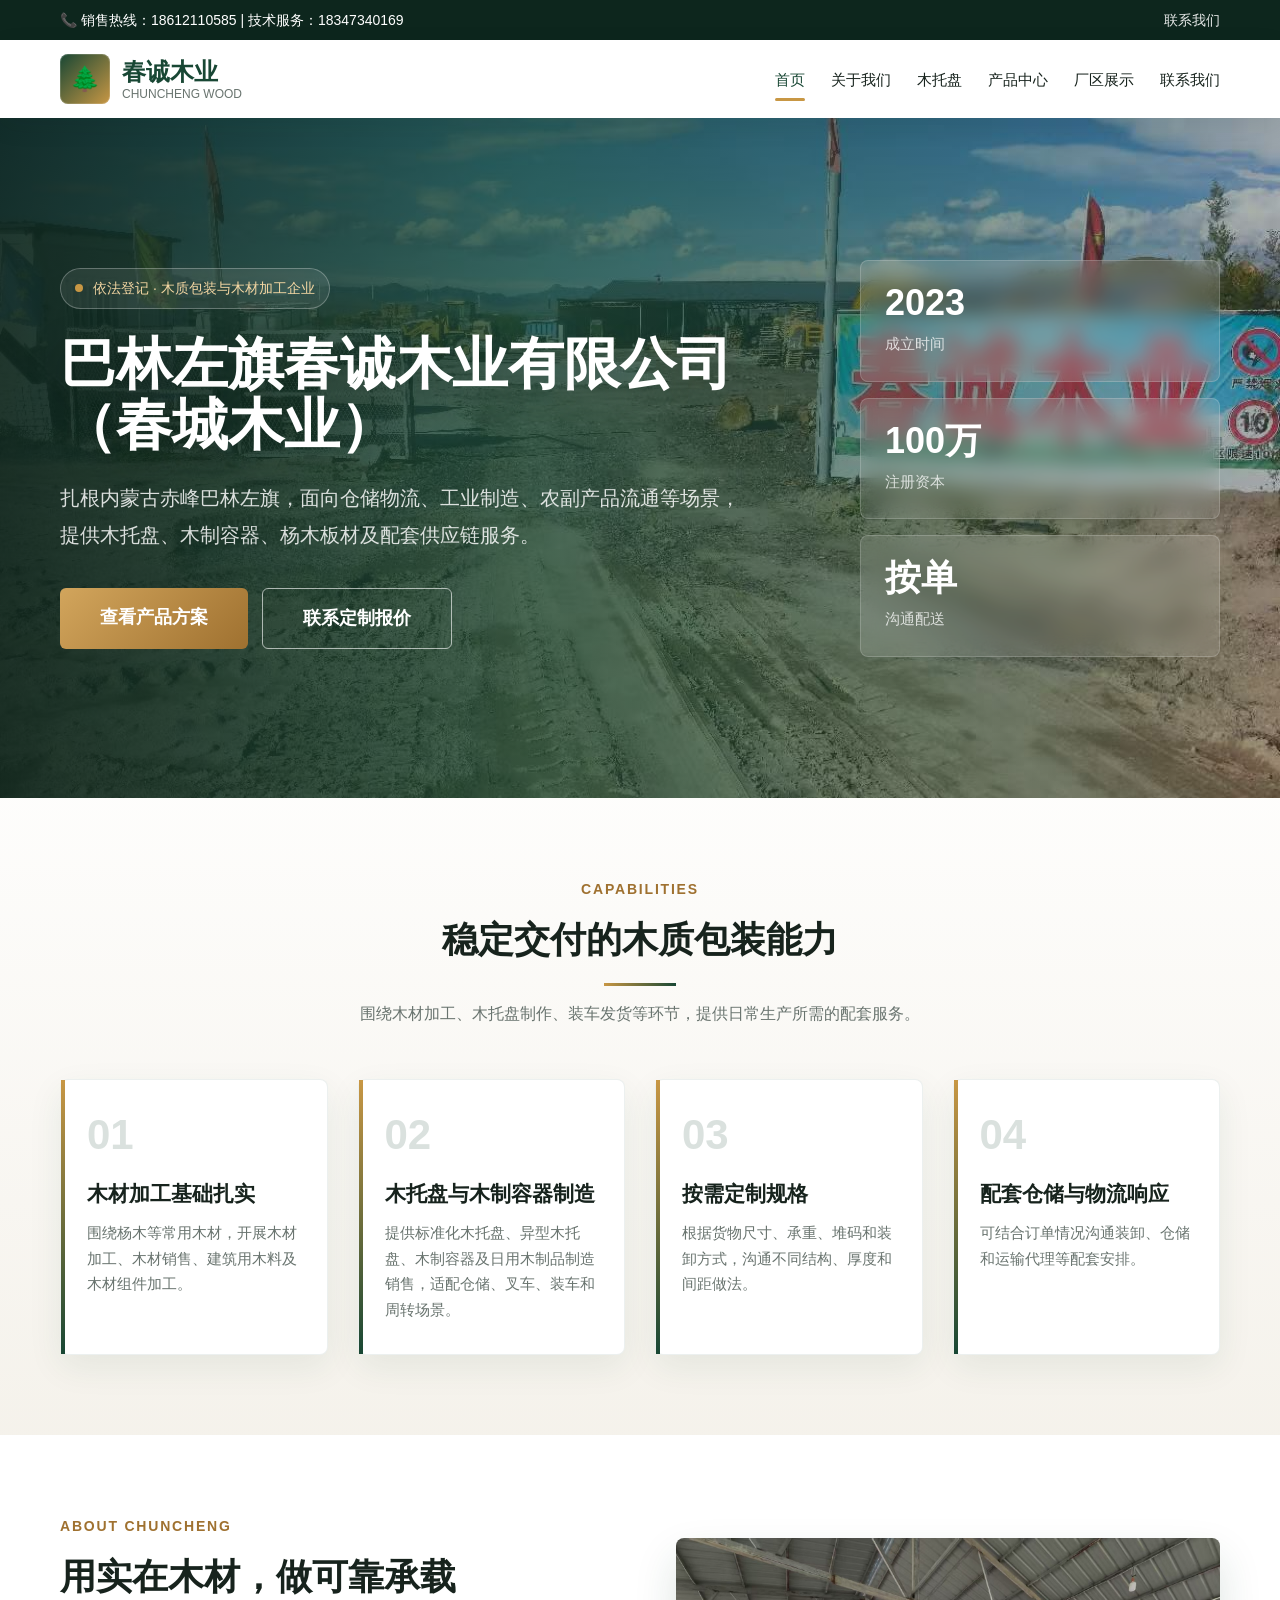
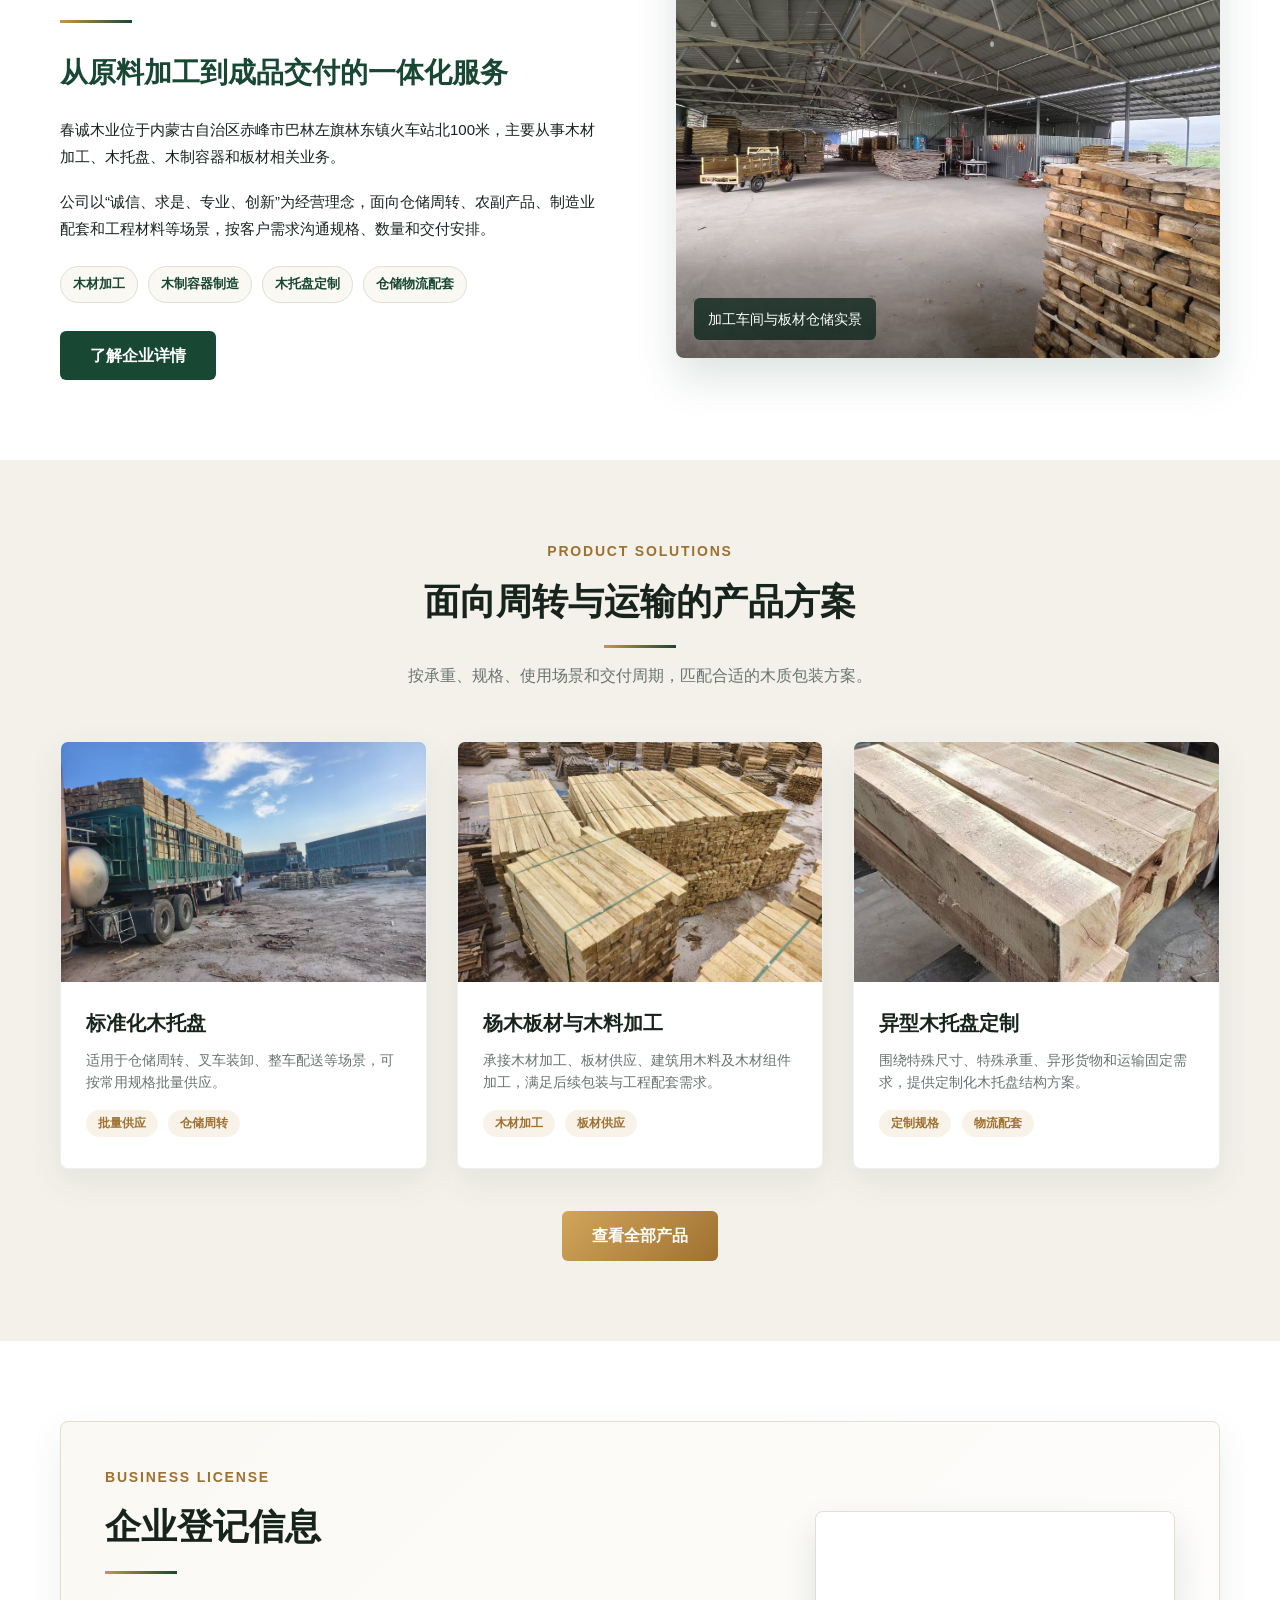
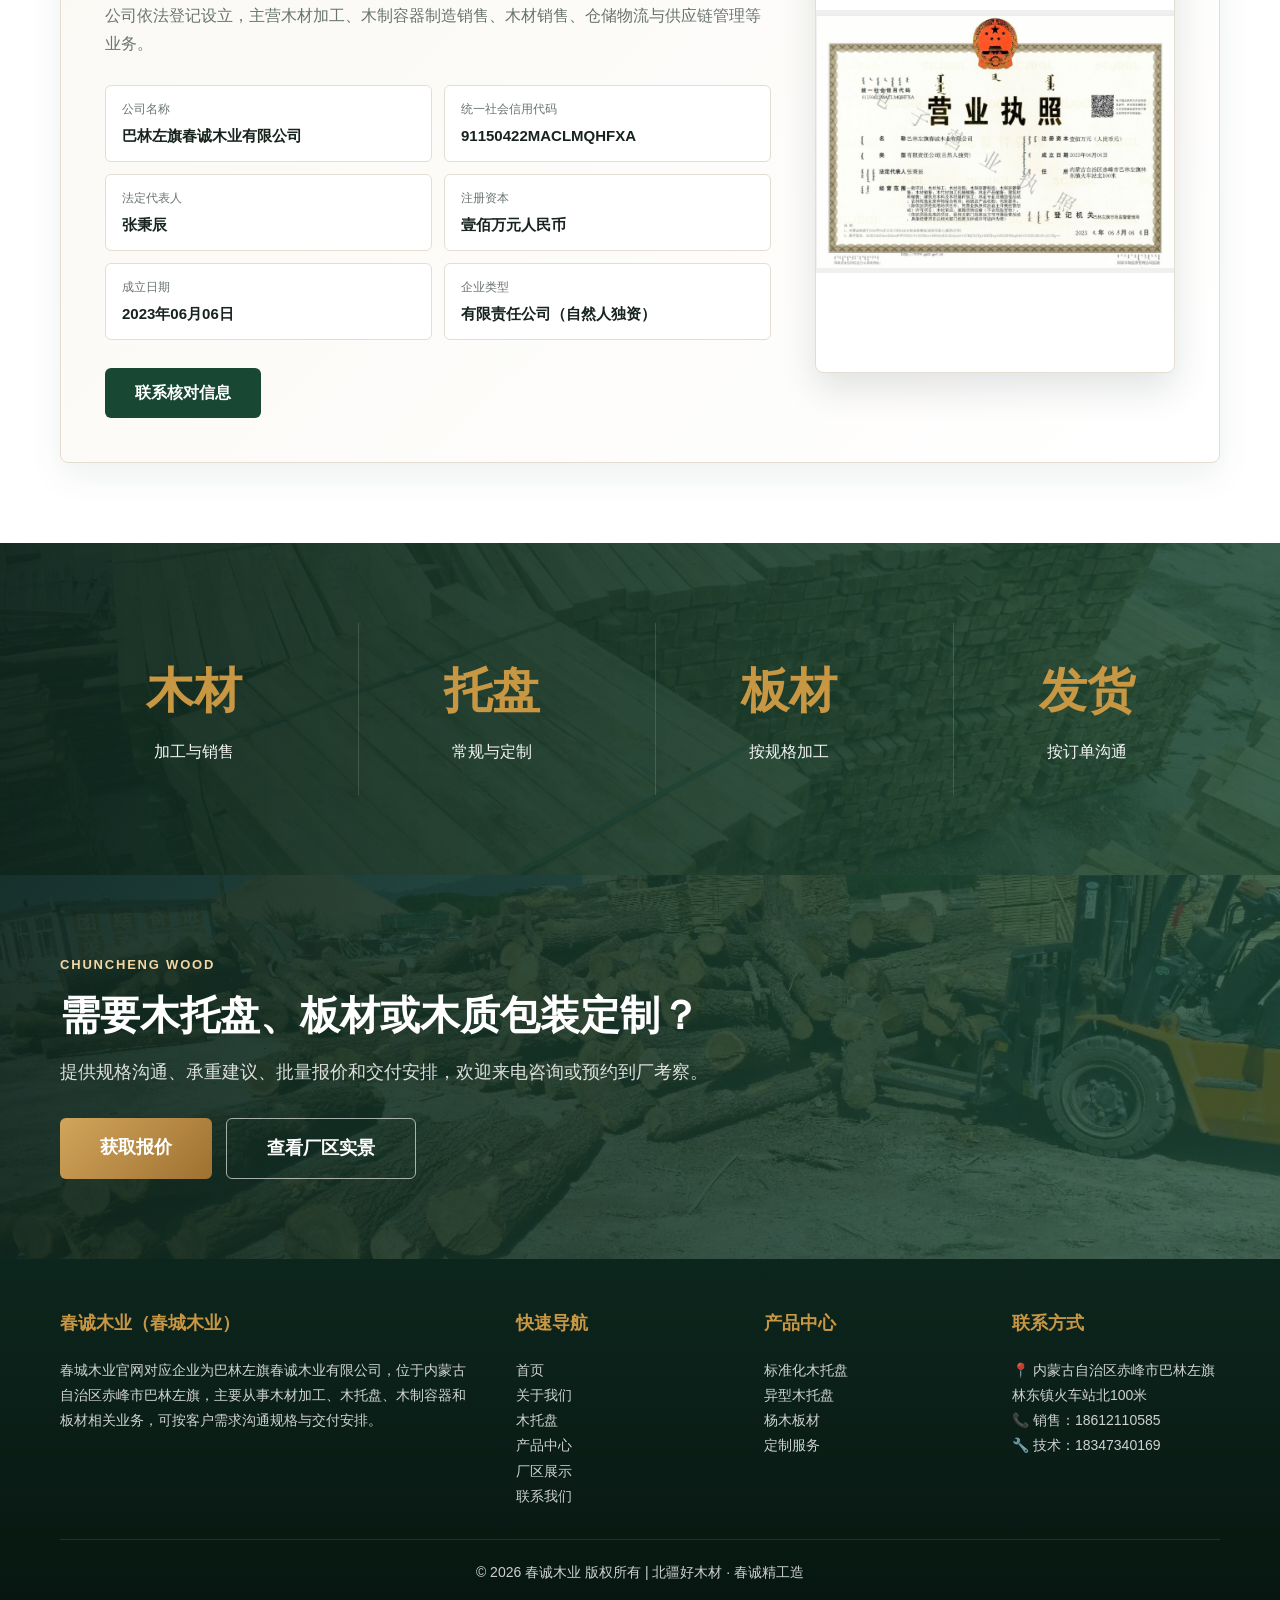
<file: index.html>
﻿<!DOCTYPE html>
<html lang="zh-CN">
<head>
    <meta charset="UTF-8">
    <meta name="viewport" content="width=device-width, initial-scale=1.0">
    <title>春城木业官网 - 巴林左旗春诚木业有限公司 | 春诚木业</title>
    <meta name="description" content="春城木业官网（巴林左旗春诚木业有限公司）位于内蒙古赤峰市巴林左旗，主要从事木材加工、木托盘、木制容器、杨木板材等相关业务，可按订单沟通规格与配送。">
    <meta name="keywords" content="春城木业,春城木业官网,巴林左旗春城木业,春诚,春诚木业,巴林左旗春诚木业有限公司,木托盘,木托盘厂家,木托盘定制,内蒙古木托盘,赤峰木托盘,物流托盘,仓储托盘,杨木板材">
    <meta name="author" content="春诚木业">
    <link rel="canonical" href="https://merzhang896.github.io/chuncheng-wood/">
    <meta name="robots" content="index, follow">
    <meta name="googlebot" content="index, follow">
    <meta name="bingbot" content="index, follow">
    <meta name="baiduspider" content="index, follow">
    <meta name="description" property="og:description" content="春城木业官网（巴林左旗春诚木业有限公司）主要从事木材加工、木托盘、木制容器、杨木板材等相关业务，可按订单沟通规格与配送。">
    <meta name="image" property="og:image" content="https://merzhang896.github.io/chuncheng-wood/images/logo.png">
    <meta name="site_name" property="og:site_name" content="春城木业（春诚木业）">
    <meta name="title" property="og:title" content="春城木业官网 - 巴林左旗春诚木业有限公司">
    <meta name="type" property="og:type" content="website">
    <meta name="url" property="og:url" content="https://merzhang896.github.io/chuncheng-wood/">
    <meta name="twitter:card" content="summary_large_image">
    <meta name="twitter:description" content="春城木业官网（巴林左旗春诚木业有限公司）主要从事木材加工、木托盘、木制容器、杨木板材等相关业务，可按订单沟通规格与配送。">
    <meta name="twitter:image" content="https://merzhang896.github.io/chuncheng-wood/images/logo.png">
    <meta name="twitter:title" content="春城木业官网 - 巴林左旗春诚木业有限公司">
    <meta name="twitter:url" content="https://merzhang896.github.io/chuncheng-wood/">
    <script type="application/ld+json">
    {
        "@context": "https://schema.org",
        "@type": "Organization",
        "name": "春诚木业",
        "alternateName": ["春城木业", "春城木业官网", "巴林左旗春城木业"],
        "legalName": "巴林左旗春诚木业有限公司",
        "description": "春城木业官网对应企业为巴林左旗春诚木业有限公司，成立于2023年，位于内蒙古赤峰市巴林左旗，主要从事木材加工、木托盘、木制容器和杨木板材等相关业务，可按订单沟通规格与配送。",
        "url": "https://merzhang896.github.io/chuncheng-wood/",
        "telephone": "18612110585",
        "foundingDate": "2023-06-06",
        "founder": "张秉辰",
        "address": {
            "@type": "PostalAddress",
            "streetAddress": "内蒙古自治区赤峰市巴林左旗林东镇火车站北100米",
            "addressLocality": "赤峰市",
            "addressRegion": "内蒙古自治区",
            "postalCode": "025450"
        },
        "logo": "https://merzhang896.github.io/chuncheng-wood/images/logo.png",
        "contactPoint": {
            "@type": "ContactPoint",
            "telephone": "18612110585",
            "contactType": "销售",
            "availableLanguage": "zh-CN"
        },
        "makesOffer": {
            "@type": "Offer",
            "name": "标准化木托盘",
            "description": "欧标EPAL、日标JIS及国标规格齐全，承重1-3吨",
            "price": "35",
            "priceCurrency": "CNY",
            "availability": "https://schema.org/InStock"
        },
        "hasOfferCatalog": {
            "@type": "OfferCatalog",
            "name": "木托盘产品目录",
            "itemListElement": [
                {
                    "@type": "ListItem",
                    "position": 1,
                    "name": "标准化木托盘",
                    "description": "欧标EPAL、日标JIS及国标规格"
                },
                {
                    "@type": "ListItem",
                    "position": 2,
                    "name": "异型木托盘",
                    "description": "根据客户需求定制特殊尺寸和形状"
                },
                {
                    "@type": "ListItem",
                    "position": 3,
                    "name": "杨木板材",
                    "description": "优质杨木加工，光洁平整"
                }
            ]
        }
    }
    </script>
    <link rel="stylesheet" href="css/style.css">
</head>
<body>
    <!-- 顶部信息栏 -->
    <div class="top-bar">
        <div class="container">
            <span>📞 销售热线：18612110585 | 技术服务：18347340169</span>
            <div>
                <a href="contact.html">联系我们</a>            </div>
        </div>
    </div>

    <!-- 导航栏 -->
    <nav class="navbar">
        <div class="container">
            <a href="index.html" class="logo">
                <div class="logo-icon">🌲</div>
                <div class="logo-text">
                    <span>春诚木业</span>
                    <span class="small">CHUNCHENG WOOD</span>
                </div>
            </a>
            <ul class="nav-menu">
                <li><a href="index.html" class="active">首页</a></li>
                <li><a href="about.html">关于我们</a></li>
                <li><a href="pallet.html">木托盘</a></li>
                <li><a href="products.html">产品中心</a></li>
                <li><a href="factory.html">厂区展示</a></li>
                <li><a href="contact.html">联系我们</a></li>
            </ul>
        </div>
    </nav>

    <!-- 首页Banner -->
    <section class="banner premium-hero">
        <div class="container hero-inner">
            <div class="hero-content">
                <div class="hero-kicker">依法登记 · 木质包装与木材加工企业</div>
                <h1>巴林左旗春诚木业有限公司（春城木业）</h1>
                <p>扎根内蒙古赤峰巴林左旗，面向仓储物流、工业制造、农副产品流通等场景，提供木托盘、木制容器、杨木板材及配套供应链服务。</p>
                <div class="hero-actions">
                    <a href="products.html" class="btn btn-gold btn-large">查看产品方案</a>
                    <a href="contact.html" class="btn btn-outline btn-large">联系定制报价</a>
                </div>
            </div>
            <div class="hero-highlights" aria-label="企业核心数据">
                <div>
                    <strong>2023</strong>
                    <span>成立时间</span>
                </div>
                <div>
                    <strong>100万</strong>
                    <span>注册资本</span>
                </div>
                <div>
                    <strong>按单</strong>
                    <span>沟通配送</span>
                </div>
            </div>
        </div>
    </section>

    <!-- 核心能力 -->
    <section class="section advantages premium-section">
        <div class="container">
            <div class="section-title">
                <div class="en">CAPABILITIES</div>
                <h2>稳定交付的木质包装能力</h2>
                <div class="line"></div>
                <p>围绕木材加工、木托盘制作、装车发货等环节，提供日常生产所需的配套服务。</p>
            </div>
            <div class="advantage-grid feature-grid">
                <div class="advantage-card feature-card">
                    <div class="feature-index">01</div>
                    <h3>木材加工基础扎实</h3>
                    <p>围绕杨木等常用木材，开展木材加工、木材销售、建筑用木料及木材组件加工。</p>
                </div>
                <div class="advantage-card feature-card">
                    <div class="feature-index">02</div>
                    <h3>木托盘与木制容器制造</h3>
                    <p>提供标准化木托盘、异型木托盘、木制容器及日用木制品制造销售，适配仓储、叉车、装车和周转场景。</p>
                </div>
                <div class="advantage-card feature-card">
                    <div class="feature-index">03</div>
                    <h3>按需定制规格</h3>
                    <p>根据货物尺寸、承重、堆码和装卸方式，沟通不同结构、厚度和间距做法。</p>
                </div>
                <div class="advantage-card feature-card">
                    <div class="feature-index">04</div>
                    <h3>配套仓储与物流响应</h3>
                    <p>可结合订单情况沟通装卸、仓储和运输代理等配套安排。</p>
                </div>
            </div>
        </div>
    </section>

    <!-- 关于我们 -->
    <section class="section about-section premium-about">
        <div class="container">
            <div class="about-content">
                <div class="about-text">
                    <div class="section-title section-title-left">
                        <div class="en">ABOUT CHUNCHENG</div>
                        <h2>用实在木材，做可靠承载</h2>
                        <div class="line"></div>
                    </div>
                    <h3>从原料加工到成品交付的一体化服务</h3>
                    <p>春诚木业位于内蒙古自治区赤峰市巴林左旗林东镇火车站北100米，主要从事木材加工、木托盘、木制容器和板材相关业务。</p>
                    <p>公司以“诚信、求是、专业、创新”为经营理念，面向仓储周转、农副产品、制造业配套和工程材料等场景，按客户需求沟通规格、数量和交付安排。</p>
                    <div class="about-tags">
                        <span>木材加工</span>
                        <span>木制容器制造</span>
                        <span>木托盘定制</span>
                        <span>仓储物流配套</span>
                    </div>
                    <a href="about.html" class="btn">了解企业详情</a>
                </div>
                <div class="about-media">
                    <img src="images/site_factory_workshop.jpg" alt="春诚木业加工车间与板材仓储实景">
                    <div class="media-caption">加工车间与板材仓储实景</div>
                </div>
            </div>
        </div>
    </section>

    <!-- 产品中心 -->
    <section class="section product-section premium-section">
        <div class="container">
            <div class="section-title">
                <div class="en">PRODUCT SOLUTIONS</div>
                <h2>面向周转与运输的产品方案</h2>
                <div class="line"></div>
                <p>按承重、规格、使用场景和交付周期，匹配合适的木质包装方案。</p>
            </div>
            <div class="product-grid premium-products">
                <div class="product-card">
                    <div class="product-image">
                        <img src="images/site_factory_loading.jpg" alt="木材装车发货现场">
                    </div>
                    <div class="product-info">
                        <h3>标准化木托盘</h3>
                        <p>适用于仓储周转、叉车装卸、整车配送等场景，可按常用规格批量供应。</p>
                        <span class="product-tag">批量供应</span>
                        <span class="product-tag">仓储周转</span>
                    </div>
                </div>
                <div class="product-card">
                    <div class="product-image">
                        <img src="images/site_factory_lumber_stack.jpg" alt="春诚木业板材堆场">
                    </div>
                    <div class="product-info">
                        <h3>杨木板材与木料加工</h3>
                        <p>承接木材加工、板材供应、建筑用木料及木材组件加工，满足后续包装与工程配套需求。</p>
                        <span class="product-tag">木材加工</span>
                        <span class="product-tag">板材供应</span>
                    </div>
                </div>
                <div class="product-card">
                    <div class="product-image">
                        <img src="images/site_factory_pallet_detail.jpg" alt="定制木托盘细节">
                    </div>
                    <div class="product-info">
                        <h3>异型木托盘定制</h3>
                        <p>围绕特殊尺寸、特殊承重、异形货物和运输固定需求，提供定制化木托盘结构方案。</p>
                        <span class="product-tag">定制规格</span>
                        <span class="product-tag">物流配套</span>
                    </div>
                </div>
            </div>
            <div class="section-action">
                <a href="products.html" class="btn btn-gold">查看全部产品</a>
            </div>
        </div>
    </section>

    <!-- 企业登记信息 -->
    <section class="section license-section">
        <div class="container">
            <div class="license-panel">
                <div class="license-copy">
                    <div class="section-title section-title-left">
                        <div class="en">BUSINESS LICENSE</div>
                        <h2>企业登记信息</h2>
                        <div class="line"></div>
                    </div>
                    <p>公司依法登记设立，主营木材加工、木制容器制造销售、木材销售、仓储物流与供应链管理等业务。</p>
                    <div class="license-list">
                        <div><span>公司名称</span><strong>巴林左旗春诚木业有限公司</strong></div>
                        <div><span>统一社会信用代码</span><strong>91150422MACLMQHFXA</strong></div>
                        <div><span>法定代表人</span><strong>张秉辰</strong></div>
                        <div><span>注册资本</span><strong>壹佰万元人民币</strong></div>
                        <div><span>成立日期</span><strong>2023年06月06日</strong></div>
                        <div><span>企业类型</span><strong>有限责任公司（自然人独资）</strong></div>
                    </div>
                    <a href="contact.html" class="btn">联系核对信息</a>
                </div>
                <div class="license-image">
                    <img src="images/business_license_rotated.jpg" alt="巴林左旗春诚木业有限公司营业执照">
                </div>
            </div>
        </div>
    </section>

    <!-- 数据统计 -->
    <section class="section stats-section premium-stats">
        <div class="container">
            <div class="stats-grid">
                <div class="stat-item">
                    <div class="stat-number">木材</div>
                    <div class="stat-label">加工与销售</div>
                </div>
                <div class="stat-item">
                    <div class="stat-number">托盘</div>
                    <div class="stat-label">常规与定制</div>
                </div>
                <div class="stat-item">
                    <div class="stat-number">板材</div>
                    <div class="stat-label">按规格加工</div>
                </div>
                <div class="stat-item">
                    <div class="stat-number">发货</div>
                    <div class="stat-label">按订单沟通</div>
                </div>
            </div>
        </div>
    </section>

    <!-- 行动入口 -->
    <section class="section cta-section premium-cta">
        <div class="container">
            <div class="cta-content">
                <span>CHUNCHENG WOOD</span>
                <h2>需要木托盘、板材或木质包装定制？</h2>
                <p>提供规格沟通、承重建议、批量报价和交付安排，欢迎来电咨询或预约到厂考察。</p>
                <div class="hero-actions">
                    <a href="contact.html" class="btn btn-gold btn-large">获取报价</a>
                    <a href="factory.html" class="btn btn-outline btn-large">查看厂区实景</a>
                </div>
            </div>
        </div>
    </section>

    <!-- 页脚 -->
    <footer class="footer">
        <div class="container">
            <div class="footer-content">
                <div>
                    <h4>春诚木业（春城木业）</h4>
                    <p>春城木业官网对应企业为巴林左旗春诚木业有限公司，位于内蒙古自治区赤峰市巴林左旗，主要从事木材加工、木托盘、木制容器和板材相关业务，可按客户需求沟通规格与交付安排。</p>
                </div>
                <div>
                    <h4>快速导航</h4>
                                        <ul>
                        <li><a href="index.html">首页</a></li>
                        <li><a href="about.html">关于我们</a></li>
                        <li><a href="pallet.html">木托盘</a></li>
                        <li><a href="products.html">产品中心</a></li>
                        <li><a href="factory.html">厂区展示</a></li>
                        <li><a href="contact.html">联系我们</a></li>
                    </ul>
                </div>
                <div>
                    <h4>产品中心</h4>
                    <ul>
                        <li><a href="products.html">标准化木托盘</a></li>
                        <li><a href="products.html">异型木托盘</a></li>
                        <li><a href="products.html">杨木板材</a></li>
                        <li><a href="products.html">定制服务</a></li>
                    </ul>
                </div>
                <div>
                    <h4>联系方式</h4>
                    <ul>
                        <li>📍 内蒙古自治区赤峰市巴林左旗林东镇火车站北100米</li>
                        <li>📞 销售：18612110585</li>
                        <li>🔧 技术：18347340169</li>
                    </ul>
                </div>
            </div>
            <div class="footer-bottom">
                <p>© 2026 春诚木业 版权所有 | 北疆好木材 · 春诚精工造</p>
            </div>
        </div>
    </footer>

    <!-- 返回顶部 -->
    <div class="back-to-top" id="backToTop">↑</div>

    <script src="js/main.js"></script>
</body>
</html>
</file>
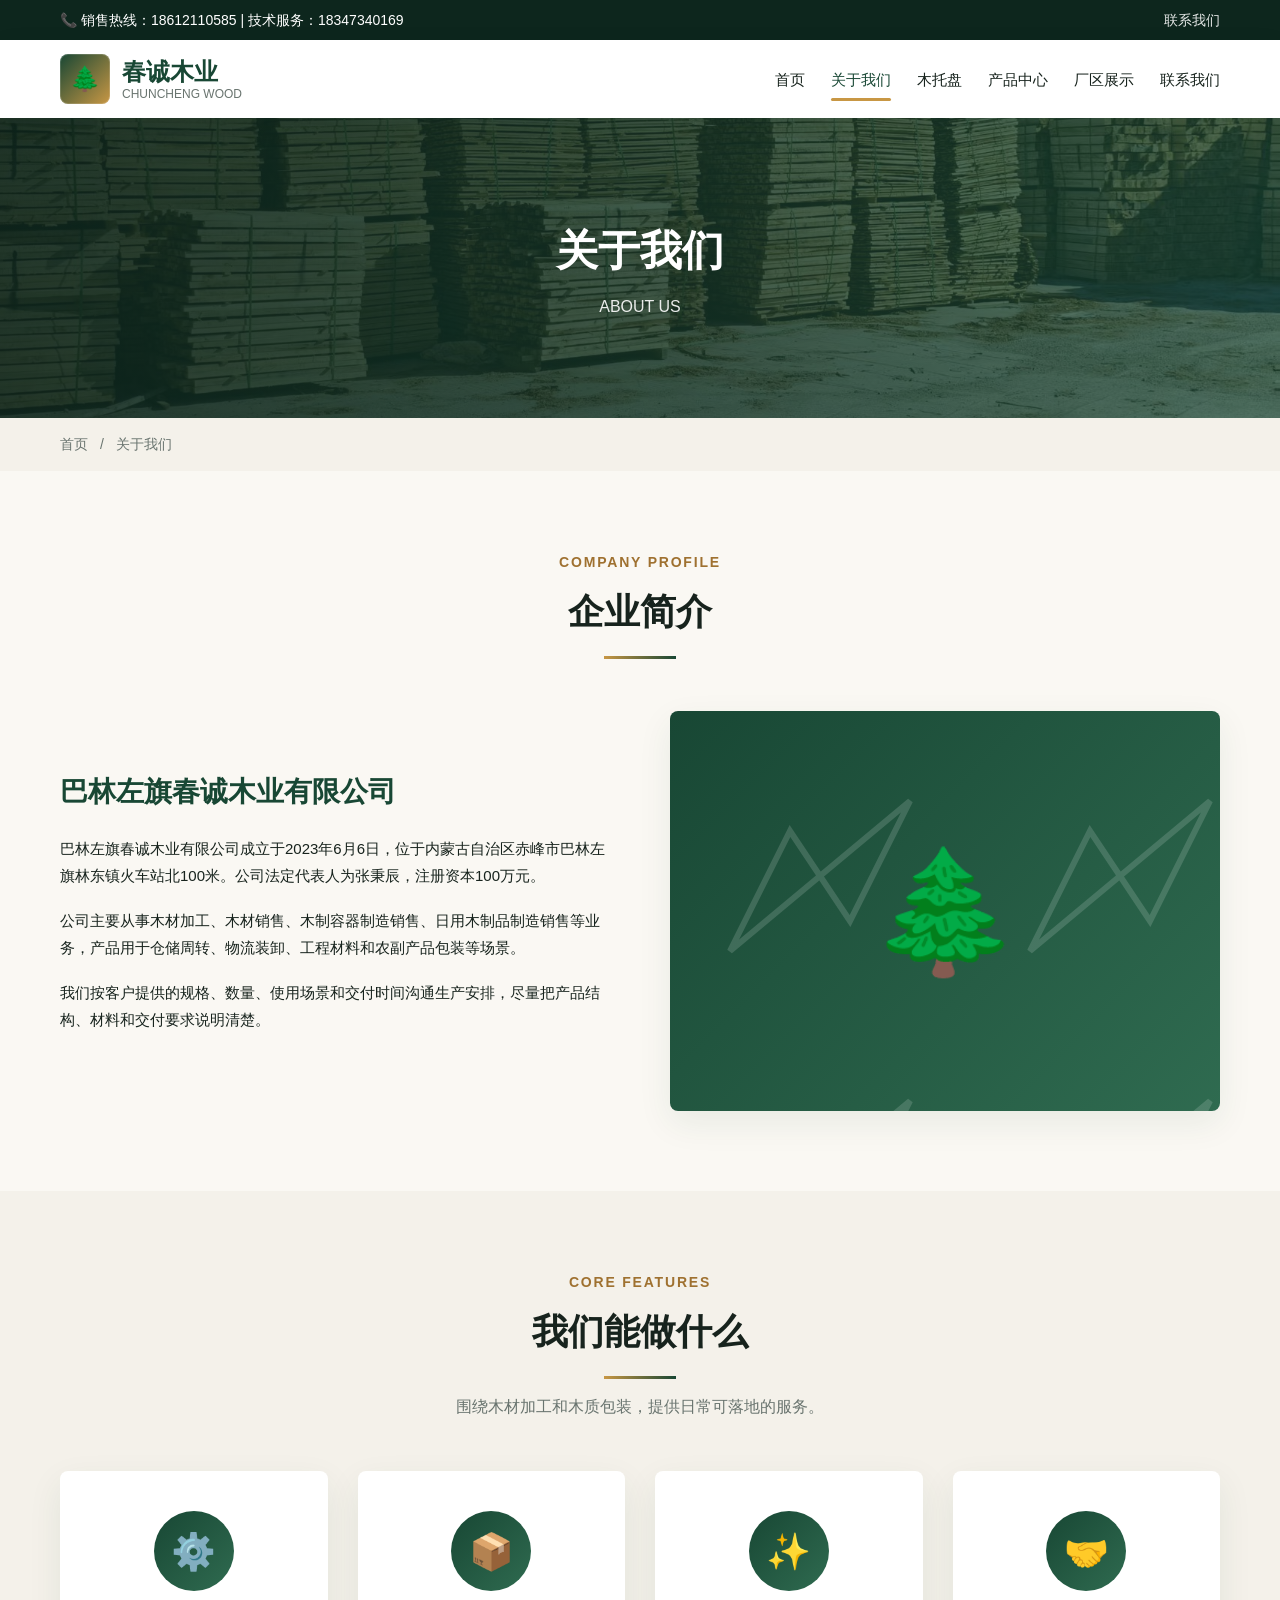
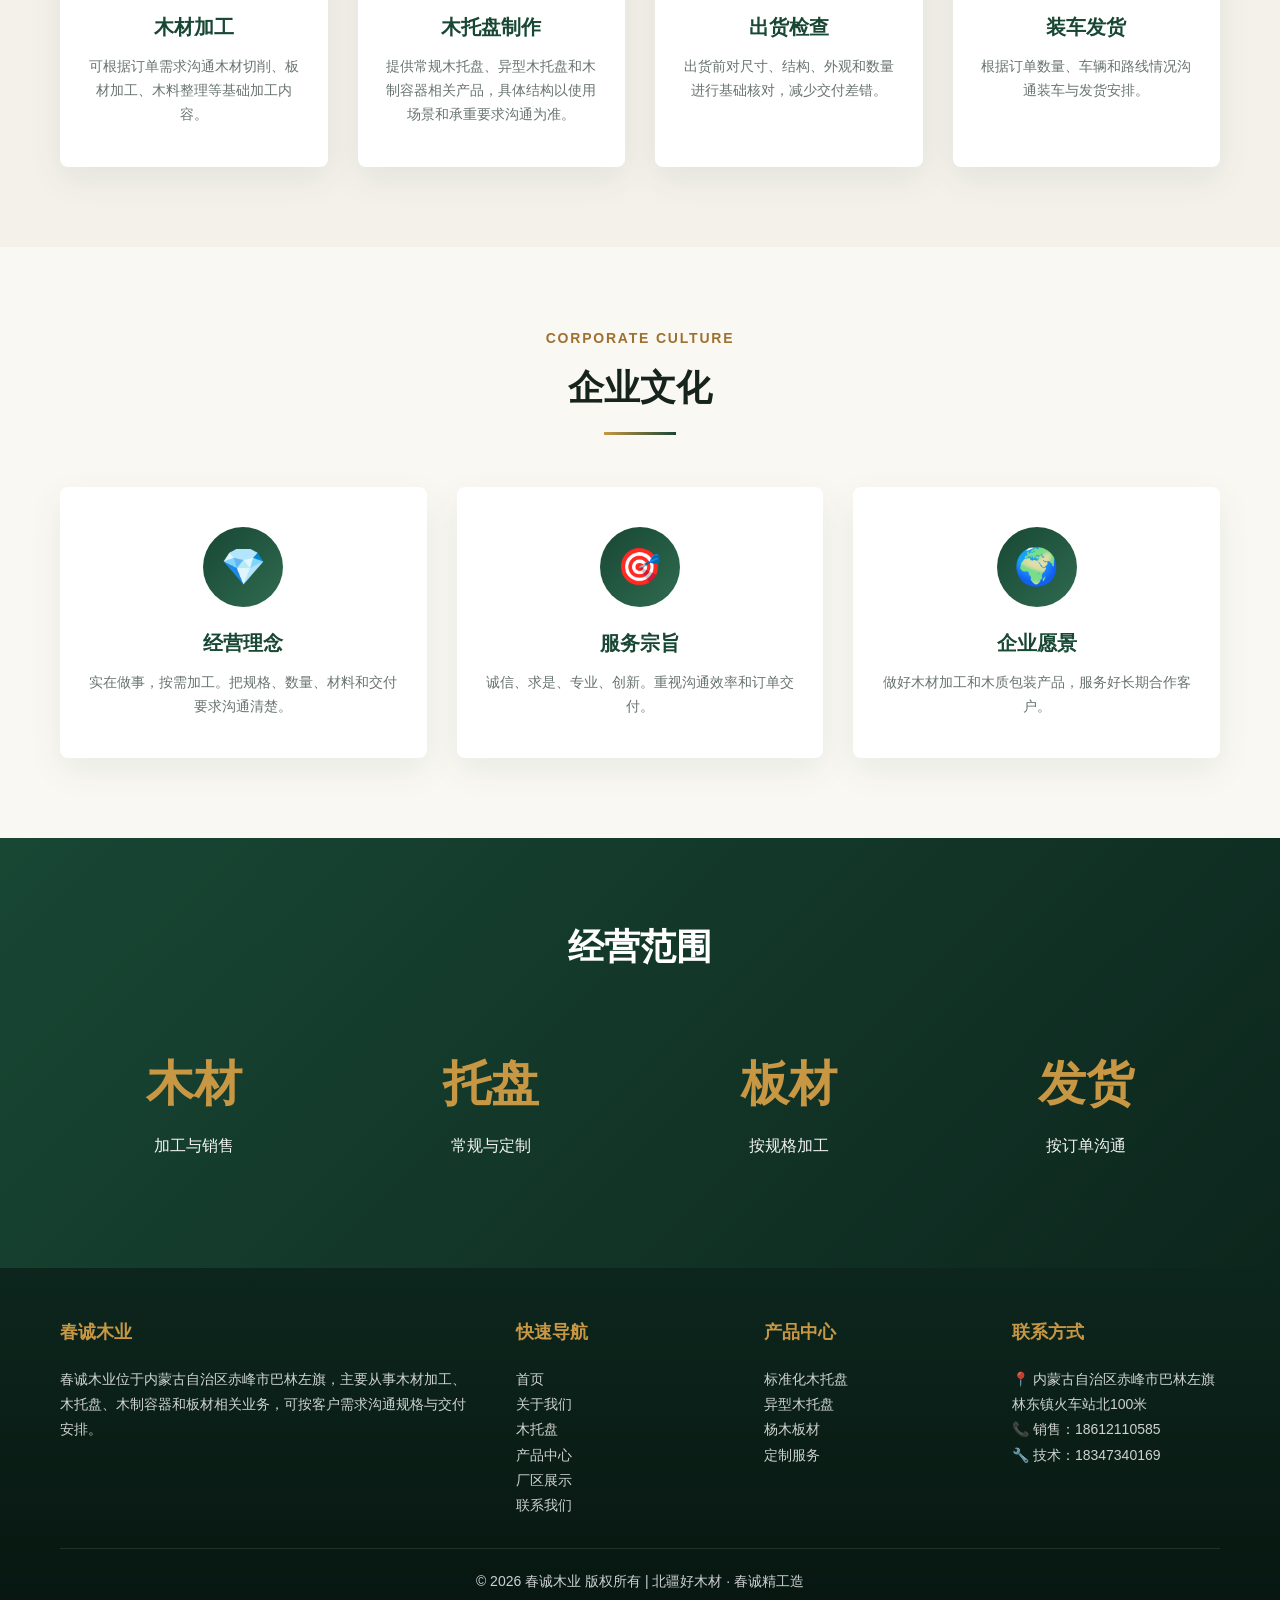
<file: about.html>
﻿<!DOCTYPE html>
<html lang="zh-CN">
<head>
    <meta charset="UTF-8">
    <meta name="viewport" content="width=device-width, initial-scale=1.0">
    <title>关于春城木业 - 巴林左旗春诚木业有限公司 | 春诚木业</title>
    <meta name="description" content="春城木业官网关于我们页面。巴林左旗春诚木业有限公司位于内蒙古赤峰市巴林左旗，主要从事木材加工、木托盘、木制容器和杨木板材相关业务。">
    <meta name="keywords" content="春城木业,春城木业官网,巴林左旗春城木业,春诚,春诚木业,巴林左旗春诚木业有限公司,公司介绍,木托盘生产,杨木加工,内蒙古木托盘,赤峰木托盘">
    <link rel="canonical" href="https://merzhang896.github.io/chuncheng-wood/about.html">
    <meta name="robots" content="index, follow">
    <meta name="description" property="og:description" content="春城木业官网关于我们页面。巴林左旗春诚木业有限公司位于内蒙古赤峰市巴林左旗，主要从事木材加工、木托盘、木制容器和杨木板材相关业务。">
    <meta name="title" property="og:title" content="关于春城木业 - 巴林左旗春诚木业有限公司">
    <meta name="type" property="og:type" content="website">
    <meta name="url" property="og:url" content="https://merzhang896.github.io/chuncheng-wood/about.html">
    <link rel="stylesheet" href="css/style.css">
</head>
<body>
    <!-- 顶部信息栏 -->
    <div class="top-bar">
        <div class="container">
            <span>📞 销售热线：18612110585 | 技术服务：18347340169</span>
            <div>
                <a href="contact.html">联系我们</a>            </div>
        </div>
    </div>

    <!-- 导航栏 -->
    <nav class="navbar">
        <div class="container">
            <a href="index.html" class="logo">
                <div class="logo-icon">🌲</div>
                <div class="logo-text">
                    <span>春诚木业</span>
                    <span class="small">CHUNCHENG WOOD</span>
                </div>
            </a>
            <ul class="nav-menu">
                <li><a href="index.html">首页</a></li>
                <li><a href="about.html" class="active">关于我们</a></li>
                <li><a href="pallet.html">木托盘</a></li>
                <li><a href="products.html">产品中心</a></li>
                <li><a href="factory.html">厂区展示</a></li>
                <li><a href="contact.html">联系我们</a></li>
            </ul>
        </div>
    </nav>

    <!-- 内页Banner -->
    <section class="page-banner">
        <div>
            <h1>关于我们</h1>
            <p>ABOUT US</p>
        </div>
    </section>

    <!-- 面包屑 -->
    <div class="breadcrumb">
        <div class="container">
            <a href="index.html">首页</a>
            <span class="separator">/</span>
            <span>关于我们</span>
        </div>
    </div>

    <!-- 企业简介 -->
    <section class="section">
        <div class="container">
            <div class="section-title">
                <div class="en">COMPANY PROFILE</div>
                <h2>企业简介</h2>
                <div class="line"></div>
            </div>
            <div class="about-content">
                <div class="about-text">
                    <h3>巴林左旗春诚木业有限公司</h3>
                    <p>巴林左旗春诚木业有限公司成立于2023年6月6日，位于内蒙古自治区赤峰市巴林左旗林东镇火车站北100米。公司法定代表人为张秉辰，注册资本100万元。</p>
                    <p>公司主要从事木材加工、木材销售、木制容器制造销售、日用木制品制造销售等业务，产品用于仓储周转、物流装卸、工程材料和农副产品包装等场景。</p>
                    <p>我们按客户提供的规格、数量、使用场景和交付时间沟通生产安排，尽量把产品结构、材料和交付要求说明清楚。</p>
                </div>
                <div class="about-image">🌲</div>
            </div>
        </div>
    </section>

    <!-- 四大特色 -->
    <section class="section advantages">
        <div class="container">
            <div class="section-title">
                <div class="en">CORE FEATURES</div>
                <h2>我们能做什么</h2>
                <div class="line"></div>
                <p>围绕木材加工和木质包装，提供日常可落地的服务。</p>
            </div>
            <div class="advantage-grid">
                <div class="advantage-card">
                    <div class="advantage-icon">⚙️</div>
                    <h3>木材加工</h3>
                    <p>可根据订单需求沟通木材切削、板材加工、木料整理等基础加工内容。</p>
                </div>
                <div class="advantage-card">
                    <div class="advantage-icon">📦</div>
                    <h3>木托盘制作</h3>
                    <p>提供常规木托盘、异型木托盘和木制容器相关产品，具体结构以使用场景和承重要求沟通为准。</p>
                </div>
                <div class="advantage-card">
                    <div class="advantage-icon">✨</div>
                    <h3>出货检查</h3>
                    <p>出货前对尺寸、结构、外观和数量进行基础核对，减少交付差错。</p>
                </div>
                <div class="advantage-card">
                    <div class="advantage-icon">🤝</div>
                    <h3>装车发货</h3>
                    <p>根据订单数量、车辆和路线情况沟通装车与发货安排。</p>
                </div>
            </div>
        </div>
    </section>

    <!-- 企业文化 -->
    <section class="section">
        <div class="container">
            <div class="section-title">
                <div class="en">CORPORATE CULTURE</div>
                <h2>企业文化</h2>
                <div class="line"></div>
            </div>
            <div class="advantage-grid" style="grid-template-columns: repeat(3, 1fr);">
                <div class="advantage-card">
                    <div class="advantage-icon">💎</div>
                    <h3>经营理念</h3>
                    <p>实在做事，按需加工。把规格、数量、材料和交付要求沟通清楚。</p>
                </div>
                <div class="advantage-card">
                    <div class="advantage-icon">🎯</div>
                    <h3>服务宗旨</h3>
                    <p>诚信、求是、专业、创新。重视沟通效率和订单交付。</p>
                </div>
                <div class="advantage-card">
                    <div class="advantage-icon">🌍</div>
                    <h3>企业愿景</h3>
                    <p>做好木材加工和木质包装产品，服务好长期合作客户。</p>
                </div>
            </div>
        </div>
    </section>

    <!-- 数据统计 -->
    <section class="section stats-section">
        <div class="container">
            <div class="section-title" style="margin-bottom: 40px;">
                <h2 style="color: #fff;">经营范围</h2>
            </div>
            <div class="stats-grid">
                <div class="stat-item">
                    <div class="stat-number">木材</div>
                    <div class="stat-label">加工与销售</div>
                </div>
                <div class="stat-item">
                    <div class="stat-number">托盘</div>
                    <div class="stat-label">常规与定制</div>
                </div>
                <div class="stat-item">
                    <div class="stat-number">板材</div>
                    <div class="stat-label">按规格加工</div>
                </div>
                <div class="stat-item">
                    <div class="stat-number">发货</div>
                    <div class="stat-label">按订单沟通</div>
                </div>
            </div>
        </div>
    </section>

    <!-- 页脚 -->
    <footer class="footer">
        <div class="container">
            <div class="footer-content">
                <div>
                    <h4>春诚木业</h4>
                    <p>春诚木业位于内蒙古自治区赤峰市巴林左旗，主要从事木材加工、木托盘、木制容器和板材相关业务，可按客户需求沟通规格与交付安排。</p>
                </div>
                <div>
                    <h4>快速导航</h4>
                                        <ul>
                        <li><a href="index.html">首页</a></li>
                        <li><a href="about.html">关于我们</a></li>
                        <li><a href="pallet.html">木托盘</a></li>
                        <li><a href="products.html">产品中心</a></li>
                        <li><a href="factory.html">厂区展示</a></li>
                        <li><a href="contact.html">联系我们</a></li>
                    </ul>
                </div>
                <div>
                    <h4>产品中心</h4>
                    <ul>
                        <li><a href="products.html">标准化木托盘</a></li>
                        <li><a href="products.html">异型木托盘</a></li>
                        <li><a href="products.html">杨木板材</a></li>
                        <li><a href="products.html">定制服务</a></li>
                    </ul>
                </div>
                <div>
                    <h4>联系方式</h4>
                    <ul>
                        <li>📍 内蒙古自治区赤峰市巴林左旗林东镇火车站北100米</li>
                        <li>📞 销售：18612110585</li>
                        <li>🔧 技术：18347340169</li>
                    </ul>
                </div>
            </div>
            <div class="footer-bottom">
                <p>© 2026 春诚木业 版权所有 | 北疆好木材 · 春诚精工造</p>
            </div>
        </div>
    </footer>

    <div class="back-to-top" id="backToTop">↑</div>
    <script src="js/main.js"></script>
</body>
</html>
</file>
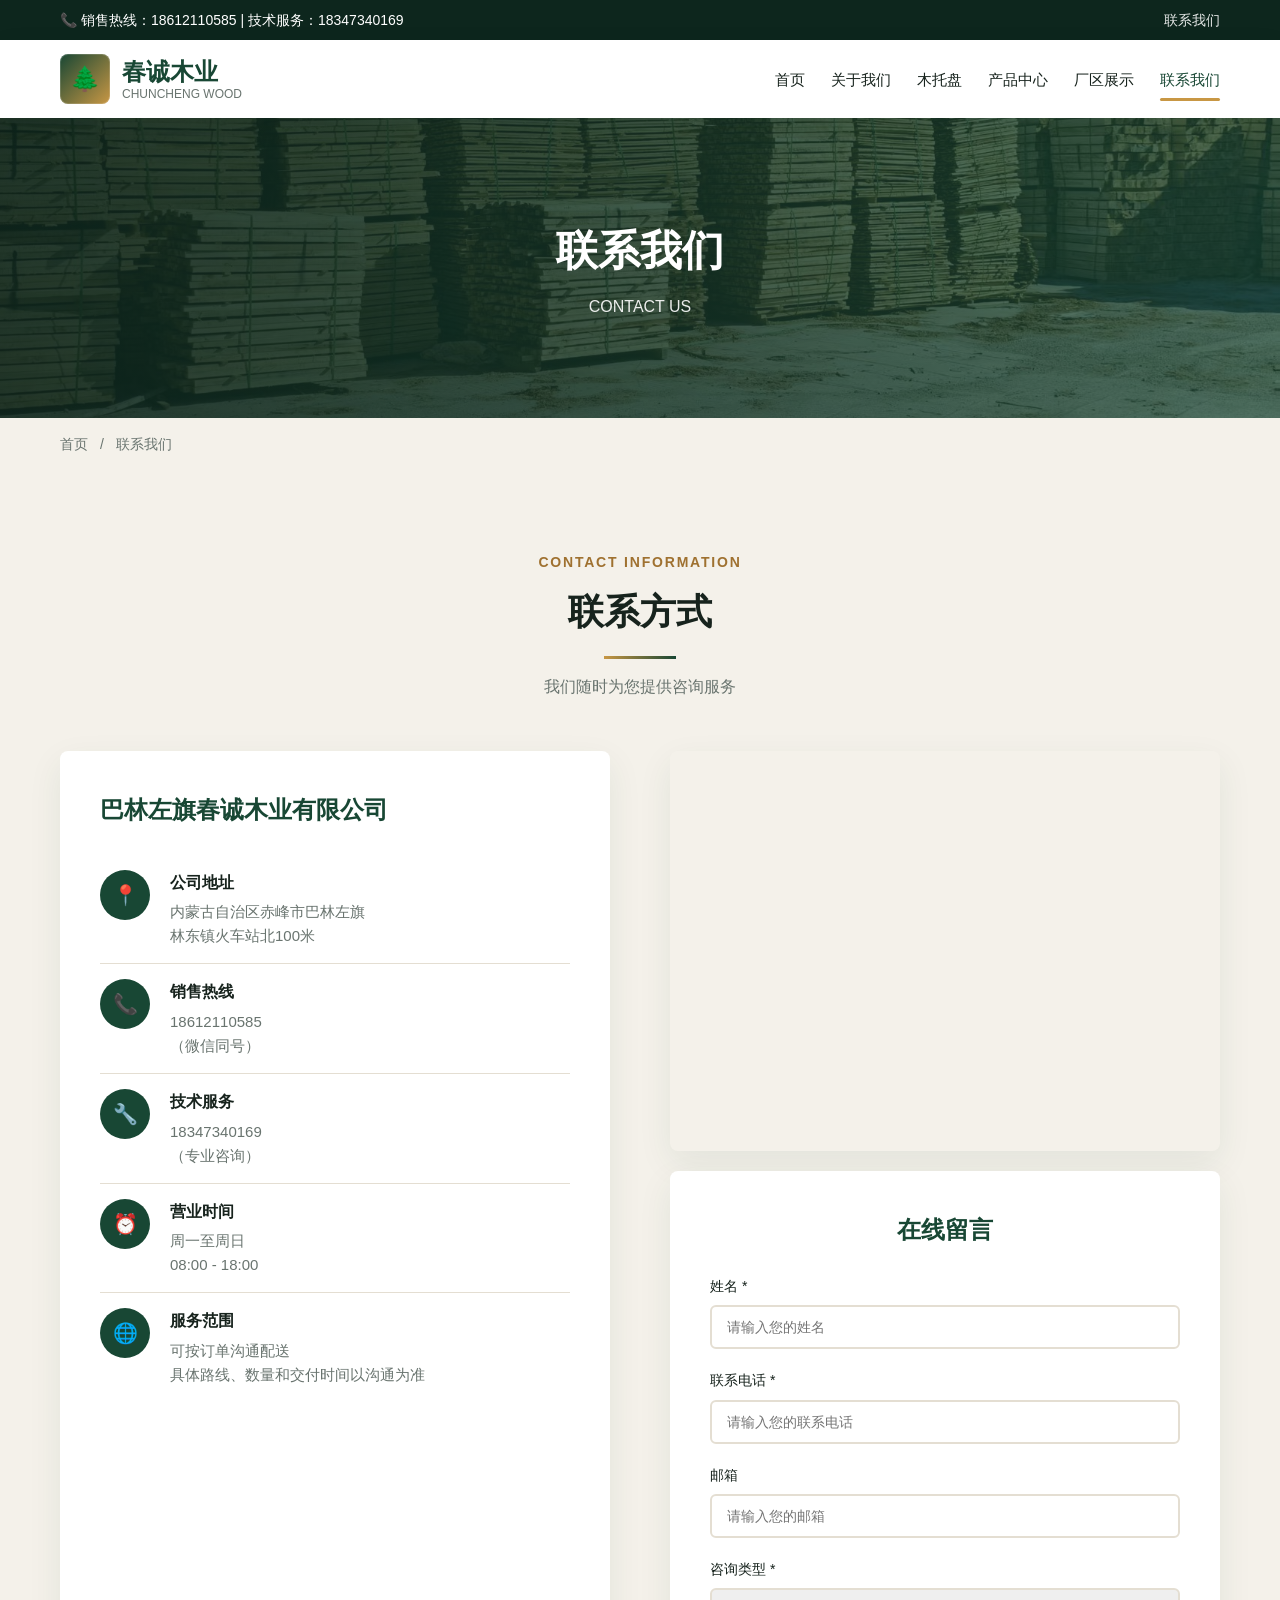
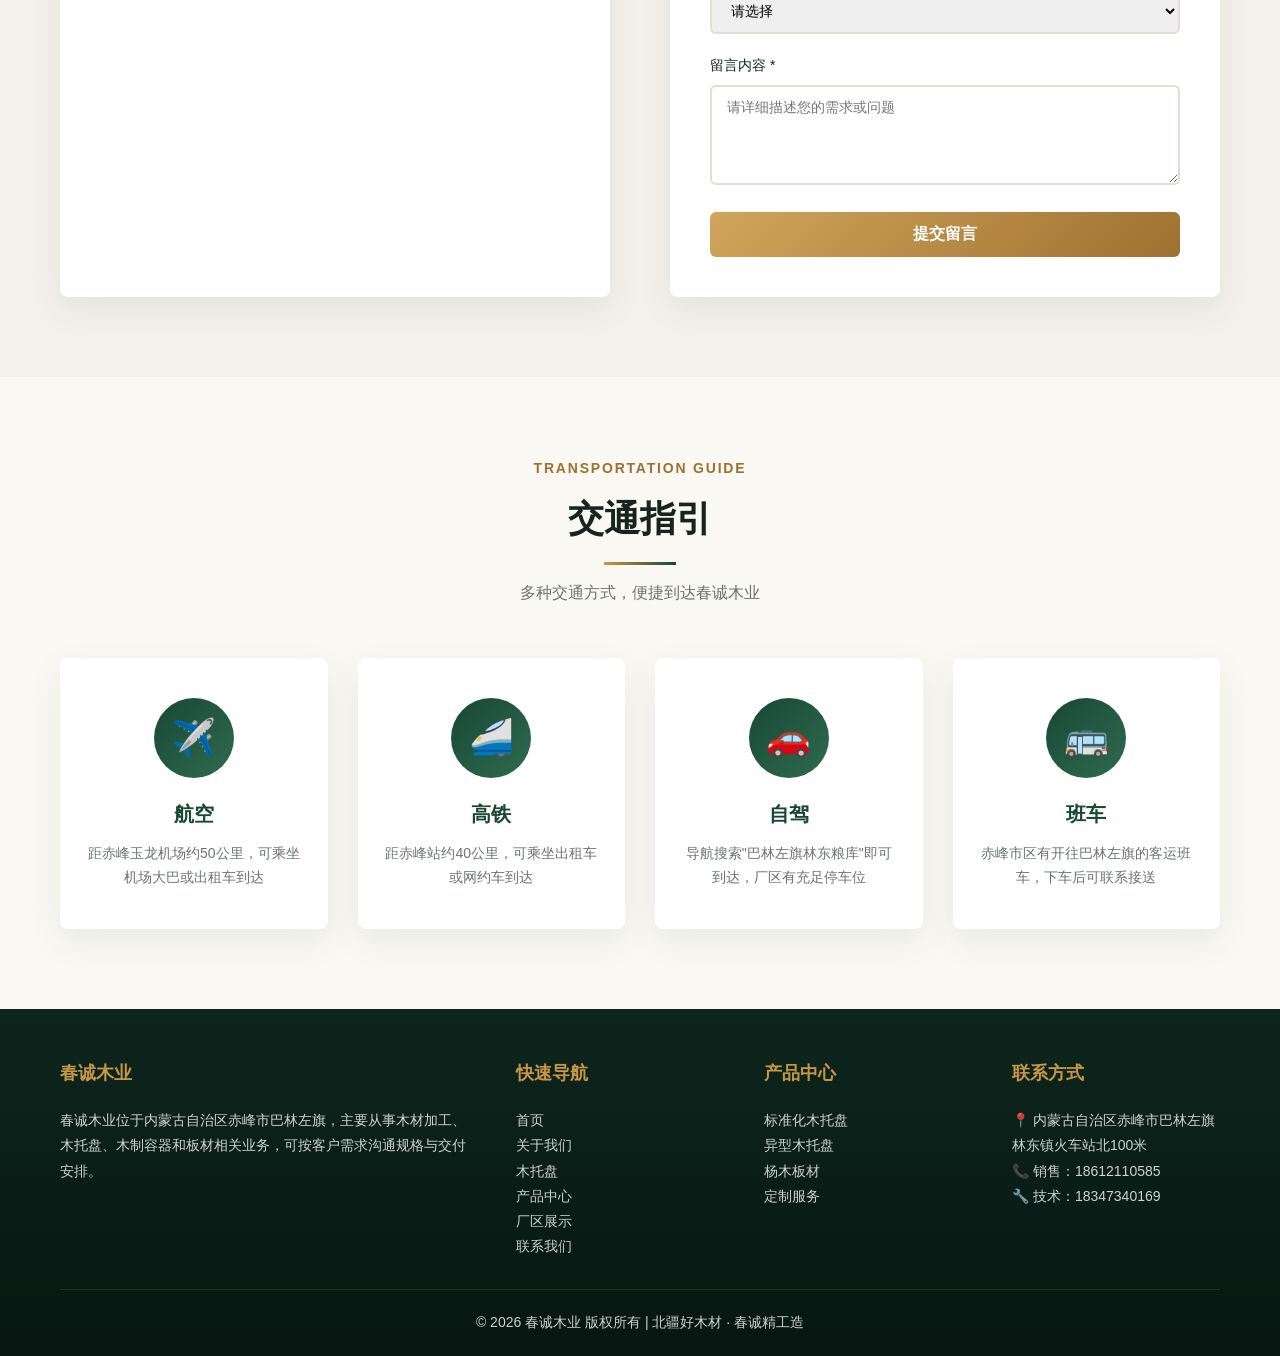
<file: contact.html>
﻿<!DOCTYPE html>
<html lang="zh-CN">
<head>
    <meta charset="UTF-8">
    <meta name="viewport" content="width=device-width, initial-scale=1.0">
    <title>春城木业联系方式 - 巴林左旗春诚木业有限公司 | 春诚木业</title>
    <meta name="description" content="春城木业联系方式，巴林左旗春诚木业有限公司销售热线18612110585，技术服务18347340169，地址：内蒙古自治区赤峰市巴林左旗林东镇火车站北100米。">
    <meta name="keywords" content="春城木业,春城木业官网,巴林左旗春城木业,春诚,春诚木业,巴林左旗春诚木业有限公司,联系方式,销售热线,木托盘厂家,内蒙古木托盘,赤峰木托盘">
    <link rel="canonical" href="https://merzhang896.github.io/chuncheng-wood/contact.html">
    <meta name="robots" content="index, follow">
    <meta name="description" property="og:description" content="春城木业联系方式，巴林左旗春诚木业有限公司销售热线18612110585，技术服务18347340169，地址：内蒙古自治区赤峰市巴林左旗林东镇火车站北100米。">
    <meta name="title" property="og:title" content="春城木业联系方式 - 巴林左旗春诚木业有限公司">
    <meta name="type" property="og:type" content="website">
    <meta name="url" property="og:url" content="https://merzhang896.github.io/chuncheng-wood/contact.html">
    <link rel="stylesheet" href="css/style.css">
</head>
<body>
    <div class="top-bar">
        <div class="container">
            <span>📞 销售热线：18612110585 | 技术服务：18347340169</span>
            <div>
                <a href="contact.html">联系我们</a>            </div>
        </div>
    </div>

    <nav class="navbar">
        <div class="container">
            <a href="index.html" class="logo">
                <div class="logo-icon">🌲</div>
                <div class="logo-text">
                    <span>春诚木业</span>
                    <span class="small">CHUNCHENG WOOD</span>
                </div>
            </a>
            <ul class="nav-menu">
                <li><a href="index.html">首页</a></li>
                <li><a href="about.html">关于我们</a></li>
                <li><a href="pallet.html">木托盘</a></li>
                <li><a href="products.html">产品中心</a></li>
                <li><a href="factory.html">厂区展示</a></li>
                <li><a href="contact.html" class="active">联系我们</a></li>
            </ul>
        </div>
    </nav>

    <section class="page-banner">
        <div>
            <h1>联系我们</h1>
            <p>CONTACT US</p>
        </div>
    </section>

    <div class="breadcrumb">
        <div class="container">
            <a href="index.html">首页</a>
            <span class="separator">/</span>
            <span>联系我们</span>
        </div>
    </div>

    <section class="section contact-section">
        <div class="container">
            <div class="section-title">
                <div class="en">CONTACT INFORMATION</div>
                <h2>联系方式</h2>
                <div class="line"></div>
                <p>我们随时为您提供咨询服务</p>
            </div>
            <div class="contact-content">
                <div class="contact-info">
                    <h3>巴林左旗春诚木业有限公司</h3>
                    <div class="contact-item">
                        <div class="icon">📍</div>
                        <div class="info">
                            <h4>公司地址</h4>
                            <p>内蒙古自治区赤峰市巴林左旗<br>林东镇火车站北100米</p>
                        </div>
                    </div>
                    <div class="contact-item">
                        <div class="icon">📞</div>
                        <div class="info">
                            <h4>销售热线</h4>
                            <p>18612110585<br>（微信同号）</p>
                        </div>
                    </div>
                    <div class="contact-item">
                        <div class="icon">🔧</div>
                        <div class="info">
                            <h4>技术服务</h4>
                            <p>18347340169<br>（专业咨询）</p>
                        </div>
                    </div>
                    <div class="contact-item">
                        <div class="icon">⏰</div>
                        <div class="info">
                            <h4>营业时间</h4>
                            <p>周一至周日<br>08:00 - 18:00</p>
                        </div>
                    </div>
                    <div class="contact-item">
                        <div class="icon">🌐</div>
                        <div class="info">
                            <h4>服务范围</h4>
                            <p>可按订单沟通配送<br>具体路线、数量和交付时间以沟通为准</p>
                        </div>
                    </div>
                </div>

                <div>
                    <div class="map-container">
                        <iframe 
                            src="https://map.baidu.com/search/巴林左旗春诚木业有限公司/@120.75965,43.934976,15z?querytype=s&da_src=shareurl&wd=巴林左旗春诚木业有限公司&c=1&src=0&wd2=&pn=0&sug=0&l=15&b=(120.75006,43.930389;120.76924,43.939563)&from=webmap&biz_forward=%7B%22scaler%22:2,%22styles%22:%22pl%22%7D&sug_forward=巴林左旗春诚木业有限公司"
                            width="100%" 
                            height="400" 
                            frameborder="0" 
                            style="border:0;" 
                            allowfullscreen="true"
                        ></iframe>
                    </div>
                    <div class="join-form">
                        <h3>在线留言</h3>
                        <form id="contactForm">
                            <div class="form-group">
                                <label>姓名 *</label>
                                <input type="text" required placeholder="请输入您的姓名">
                            </div>
                            <div class="form-group">
                                <label>联系电话 *</label>
                                <input type="tel" required placeholder="请输入您的联系电话">
                            </div>
                            <div class="form-group">
                                <label>邮箱</label>
                                <input type="email" placeholder="请输入您的邮箱">
                            </div>
                            <div class="form-group">
                                <label>咨询类型 *</label>
                                <select required>
                                    <option value="">请选择</option>
                                    <option value="产品咨询">产品咨询</option>
                                    <option value="价格咨询">价格咨询</option>
                                    <option value="定制需求">定制需求</option>
                                    <option value="合作咨询">合作咨询</option>
                                    <option value="其他">其他</option>
                                </select>
                            </div>
                            <div class="form-group">
                                <label>留言内容 *</label>
                                <textarea required placeholder="请详细描述您的需求或问题"></textarea>
                            </div>
                            <button type="submit" class="btn btn-gold btn-block">提交留言</button>
                        </form>
                    </div>
                </div>
            </div>
        </div>
    </section>

    <section class="section">
        <div class="container">
            <div class="section-title">
                <div class="en">TRANSPORTATION GUIDE</div>
                <h2>交通指引</h2>
                <div class="line"></div>
                <p>多种交通方式，便捷到达春诚木业</p>
            </div>
            <div class="advantage-grid">
                <div class="advantage-card">
                    <div class="advantage-icon">✈️</div>
                    <h3>航空</h3>
                    <p>距赤峰玉龙机场约50公里，可乘坐机场大巴或出租车到达</p>
                </div>
                <div class="advantage-card">
                    <div class="advantage-icon">🚄</div>
                    <h3>高铁</h3>
                    <p>距赤峰站约40公里，可乘坐出租车或网约车到达</p>
                </div>
                <div class="advantage-card">
                    <div class="advantage-icon">🚗</div>
                    <h3>自驾</h3>
                    <p>导航搜索"巴林左旗林东粮库"即可到达，厂区有充足停车位</p>
                </div>
                <div class="advantage-card">
                    <div class="advantage-icon">🚌</div>
                    <h3>班车</h3>
                    <p>赤峰市区有开往巴林左旗的客运班车，下车后可联系接送</p>
                </div>
            </div>
        </div>
    </section>

    <footer class="footer">
        <div class="container">
            <div class="footer-content">
                <div>
                    <h4>春诚木业</h4>
                    <p>春诚木业位于内蒙古自治区赤峰市巴林左旗，主要从事木材加工、木托盘、木制容器和板材相关业务，可按客户需求沟通规格与交付安排。</p>
                </div>
                <div>
                    <h4>快速导航</h4>
                                        <ul>
                        <li><a href="index.html">首页</a></li>
                        <li><a href="about.html">关于我们</a></li>
                        <li><a href="pallet.html">木托盘</a></li>
                        <li><a href="products.html">产品中心</a></li>
                        <li><a href="factory.html">厂区展示</a></li>
                        <li><a href="contact.html">联系我们</a></li>
                    </ul>
                </div>
                <div>
                    <h4>产品中心</h4>
                    <ul>
                        <li><a href="products.html">标准化木托盘</a></li>
                        <li><a href="products.html">异型木托盘</a></li>
                        <li><a href="products.html">杨木板材</a></li>
                        <li><a href="products.html">定制服务</a></li>
                    </ul>
                </div>
                <div>
                    <h4>联系方式</h4>
                    <ul>
                        <li>📍 内蒙古自治区赤峰市巴林左旗林东镇火车站北100米</li>
                        <li>📞 销售：18612110585</li>
                        <li>🔧 技术：18347340169</li>
                    </ul>
                </div>
            </div>
            <div class="footer-bottom">
                <p>© 2026 春诚木业 版权所有 | 北疆好木材 · 春诚精工造</p>
            </div>
        </div>
    </footer>

    <div class="back-to-top" id="backToTop">↑</div>
    <script src="js/main.js"></script>
</body>
</html>
</file>
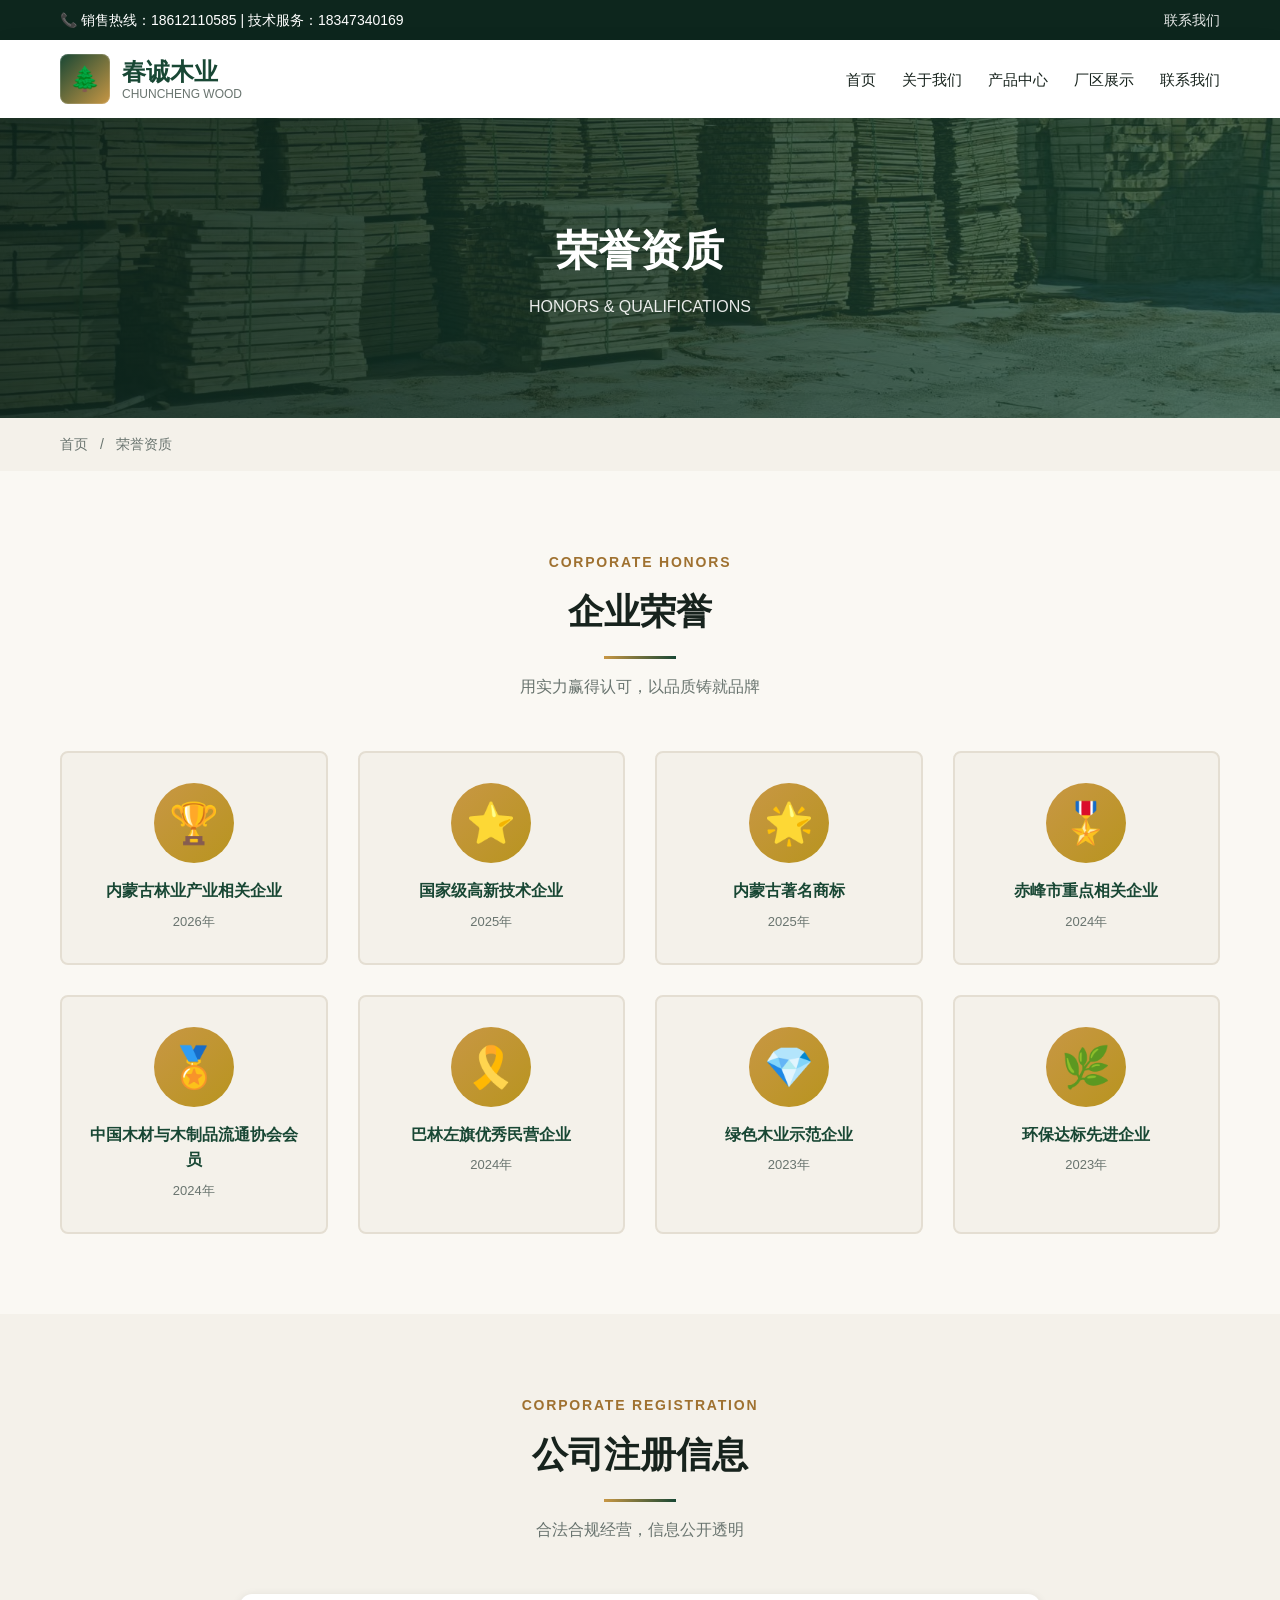
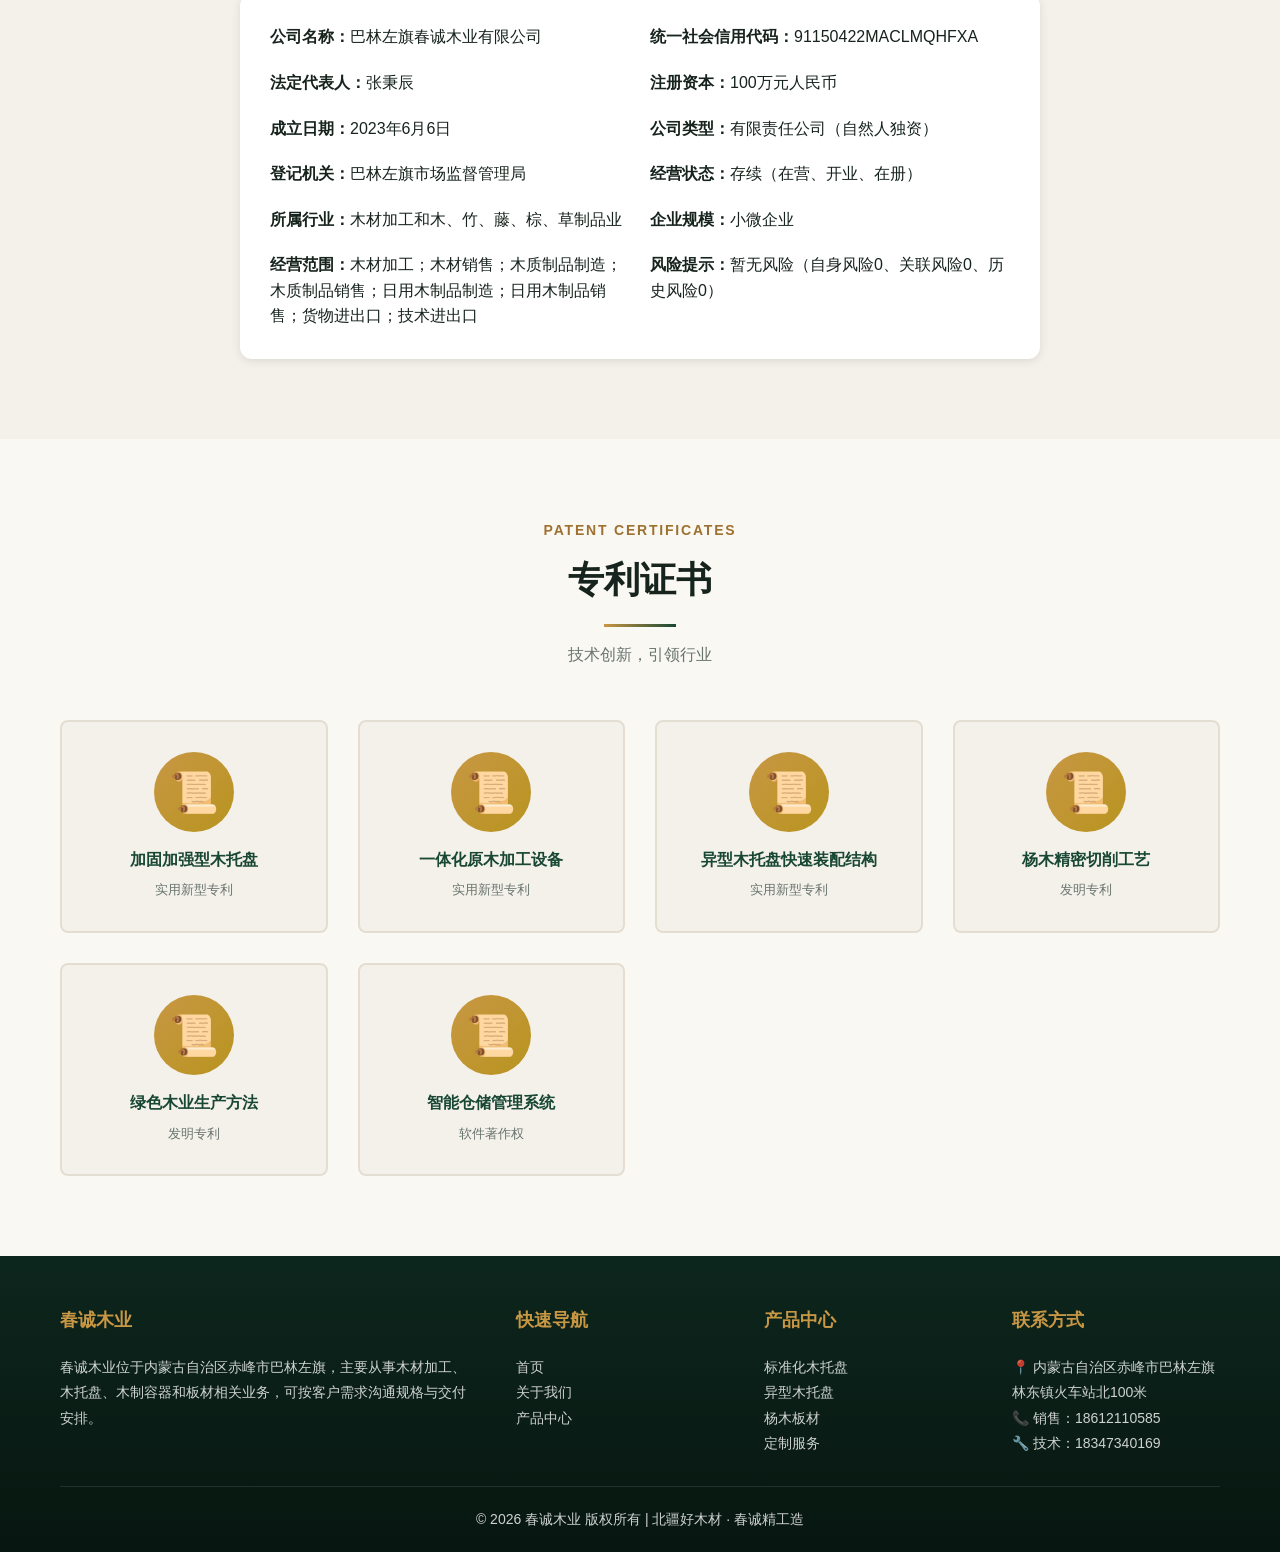
<file: honors.html>
﻿<!DOCTYPE html>
<html lang="zh-CN">
<head>
    <meta charset="UTF-8">
    <meta name="viewport" content="width=device-width, initial-scale=1.0">
    <title>荣誉资质 - 春诚木业 | 春城木业</title>
    <meta name="description" content="巴林左旗春诚木业（春城木业）有限公司荣誉资质展示，公司注册信息：法定代表人张秉辰，注册资本100万元，成立于2023年6月6日，专业生产木托盘。">
    <meta name="keywords" content="春诚,春诚木业,春城,春城木业,荣誉资质,企业认证,ISO认证,公司注册,张秉辰,巴林左旗,木托盘厂家">
    <link rel="canonical" href="https://merzhang896.github.io/chuncheng-wood/honors.html">
    <meta name="robots" content="index, follow">
    <link rel="stylesheet" href="css/style.css">
</head>
<body>
    <div class="top-bar">
        <div class="container">
            <span>📞 销售热线：18612110585 | 技术服务：18347340169</span>
            <div>
                <a href="contact.html">联系我们</a>            </div>
        </div>
    </div>

    <nav class="navbar">
        <div class="container">
            <a href="index.html" class="logo">
                <div class="logo-icon">🌲</div>
                <div class="logo-text">
                    <span>春诚木业</span>
                    <span class="small">CHUNCHENG WOOD</span>
                </div>
            </a>
            <ul class="nav-menu">
                <li><a href="index.html">首页</a></li>
                <li><a href="about.html">关于我们</a></li>
                <li><a href="products.html">产品中心</a></li>                <li><a href="factory.html">厂区展示</a></li>                <li><a href="contact.html">联系我们</a></li>
            </ul>
        </div>
    </nav>

    <section class="page-banner">
        <div>
            <h1>荣誉资质</h1>
            <p>HONORS & QUALIFICATIONS</p>
        </div>
    </section>

    <div class="breadcrumb">
        <div class="container">
            <a href="index.html">首页</a>
            <span class="separator">/</span>
            <span>荣誉资质</span>
        </div>
    </div>

    <section class="section">
        <div class="container">
            <div class="section-title">
                <div class="en">CORPORATE HONORS</div>
                <h2>企业荣誉</h2>
                <div class="line"></div>
                <p>用实力赢得认可，以品质铸就品牌</p>
            </div>
            <div class="honors-grid">
                <div class="honor-card">
                    <div class="honor-icon">🏆</div>
                    <h4>内蒙古林业产业相关企业</h4>
                    <p>2026年</p>
                </div>
                <div class="honor-card">
                    <div class="honor-icon">⭐</div>
                    <h4>国家级高新技术企业</h4>
                    <p>2025年</p>
                </div>
                <div class="honor-card">
                    <div class="honor-icon">🌟</div>
                    <h4>内蒙古著名商标</h4>
                    <p>2025年</p>
                </div>
                <div class="honor-card">
                    <div class="honor-icon">🎖️</div>
                    <h4>赤峰市重点相关企业</h4>
                    <p>2024年</p>
                </div>
                <div class="honor-card">
                    <div class="honor-icon">🏅</div>
                    <h4>中国木材与木制品流通协会会员</h4>
                    <p>2024年</p>
                </div>
                <div class="honor-card">
                    <div class="honor-icon">🎗️</div>
                    <h4>巴林左旗优秀民营企业</h4>
                    <p>2024年</p>
                </div>
                <div class="honor-card">
                    <div class="honor-icon">💎</div>
                    <h4>绿色木业示范企业</h4>
                    <p>2023年</p>
                </div>
                <div class="honor-card">
                    <div class="honor-icon">🌿</div>
                    <h4>环保达标先进企业</h4>
                    <p>2023年</p>
                </div>
            </div>
        </div>
    </section>

    <section class="section" style="background: var(--bg-light);">
        <div class="container">
            <div class="section-title">
                <div class="en">CORPORATE REGISTRATION</div>
                <h2>公司注册信息</h2>
                <div class="line"></div>
                <p>合法合规经营，信息公开透明</p>
            </div>
            <div style="max-width: 800px; margin: 0 auto; background: white; padding: 30px; border-radius: 12px; box-shadow: 0 2px 10px rgba(0,0,0,0.1);">
                <div style="display: grid; grid-template-columns: repeat(2, 1fr); gap: 20px;">
                    <div>
                        <strong>公司名称：</strong>巴林左旗春诚木业有限公司
                    </div>
                    <div>
                        <strong>统一社会信用代码：</strong>91150422MACLMQHFXA
                    </div>
                    <div>
                        <strong>法定代表人：</strong>张秉辰
                    </div>
                    <div>
                        <strong>注册资本：</strong>100万元人民币
                    </div>
                    <div>
                        <strong>成立日期：</strong>2023年6月6日
                    </div>
                    <div>
                        <strong>公司类型：</strong>有限责任公司（自然人独资）
                    </div>
                    <div>
                        <strong>登记机关：</strong>巴林左旗市场监督管理局
                    </div>
                    <div>
                        <strong>经营状态：</strong>存续（在营、开业、在册）
                    </div>
                    <div>
                        <strong>所属行业：</strong>木材加工和木、竹、藤、棕、草制品业
                    </div>
                    <div>
                        <strong>企业规模：</strong>小微企业
                    </div>
                    <div>
                        <strong>经营范围：</strong>木材加工；木材销售；木质制品制造；木质制品销售；日用木制品制造；日用木制品销售；货物进出口；技术进出口
                    </div>
                    <div>
                        <strong>风险提示：</strong>暂无风险（自身风险0、关联风险0、历史风险0）
                    </div>
                </div>
            </div>
        </div>
    </section>

    <section class="section">
        <div class="container">
            <div class="section-title">
                <div class="en">PATENT CERTIFICATES</div>
                <h2>专利证书</h2>
                <div class="line"></div>
                <p>技术创新，引领行业</p>
            </div>
            <div class="honors-grid">
                <div class="honor-card">
                    <div class="honor-icon">📜</div>
                    <h4>加固加强型木托盘</h4>
                    <p>实用新型专利</p>
                </div>
                <div class="honor-card">
                    <div class="honor-icon">📜</div>
                    <h4>一体化原木加工设备</h4>
                    <p>实用新型专利</p>
                </div>
                <div class="honor-card">
                    <div class="honor-icon">📜</div>
                    <h4>异型木托盘快速装配结构</h4>
                    <p>实用新型专利</p>
                </div>
                <div class="honor-card">
                    <div class="honor-icon">📜</div>
                    <h4>杨木精密切削工艺</h4>
                    <p>发明专利</p>
                </div>
                <div class="honor-card">
                    <div class="honor-icon">📜</div>
                    <h4>绿色木业生产方法</h4>
                    <p>发明专利</p>
                </div>
                <div class="honor-card">
                    <div class="honor-icon">📜</div>
                    <h4>智能仓储管理系统</h4>
                    <p>软件著作权</p>
                </div>
            </div>
        </div>
    </section>

    <footer class="footer">
        <div class="container">
            <div class="footer-content">
                <div>
                    <h4>春诚木业</h4>
                    <p>春诚木业位于内蒙古自治区赤峰市巴林左旗，主要从事木材加工、木托盘、木制容器和板材相关业务，可按客户需求沟通规格与交付安排。</p>
                </div>
                <div>
                    <h4>快速导航</h4>
                    <ul>
                        <li><a href="index.html">首页</a></li>
                        <li><a href="about.html">关于我们</a></li>
                        <li><a href="products.html">产品中心</a></li>
                    </ul>
                </div>
                <div>
                    <h4>产品中心</h4>
                    <ul>
                        <li><a href="products.html">标准化木托盘</a></li>
                        <li><a href="products.html">异型木托盘</a></li>
                        <li><a href="products.html">杨木板材</a></li>
                        <li><a href="products.html">定制服务</a></li>
                    </ul>
                </div>
                <div>
                    <h4>联系方式</h4>
                    <ul>
                        <li>📍 内蒙古自治区赤峰市巴林左旗林东镇火车站北100米</li>
                        <li>📞 销售：18612110585</li>
                        <li>🔧 技术：18347340169</li>
                    </ul>
                </div>
            </div>
            <div class="footer-bottom">
                <p>© 2026 春诚木业 版权所有 | 北疆好木材 · 春诚精工造</p>
            </div>
        </div>
    </footer>

    <div class="back-to-top" id="backToTop">↑</div>
    <script src="js/main.js"></script>
</body>
</html>
</file>
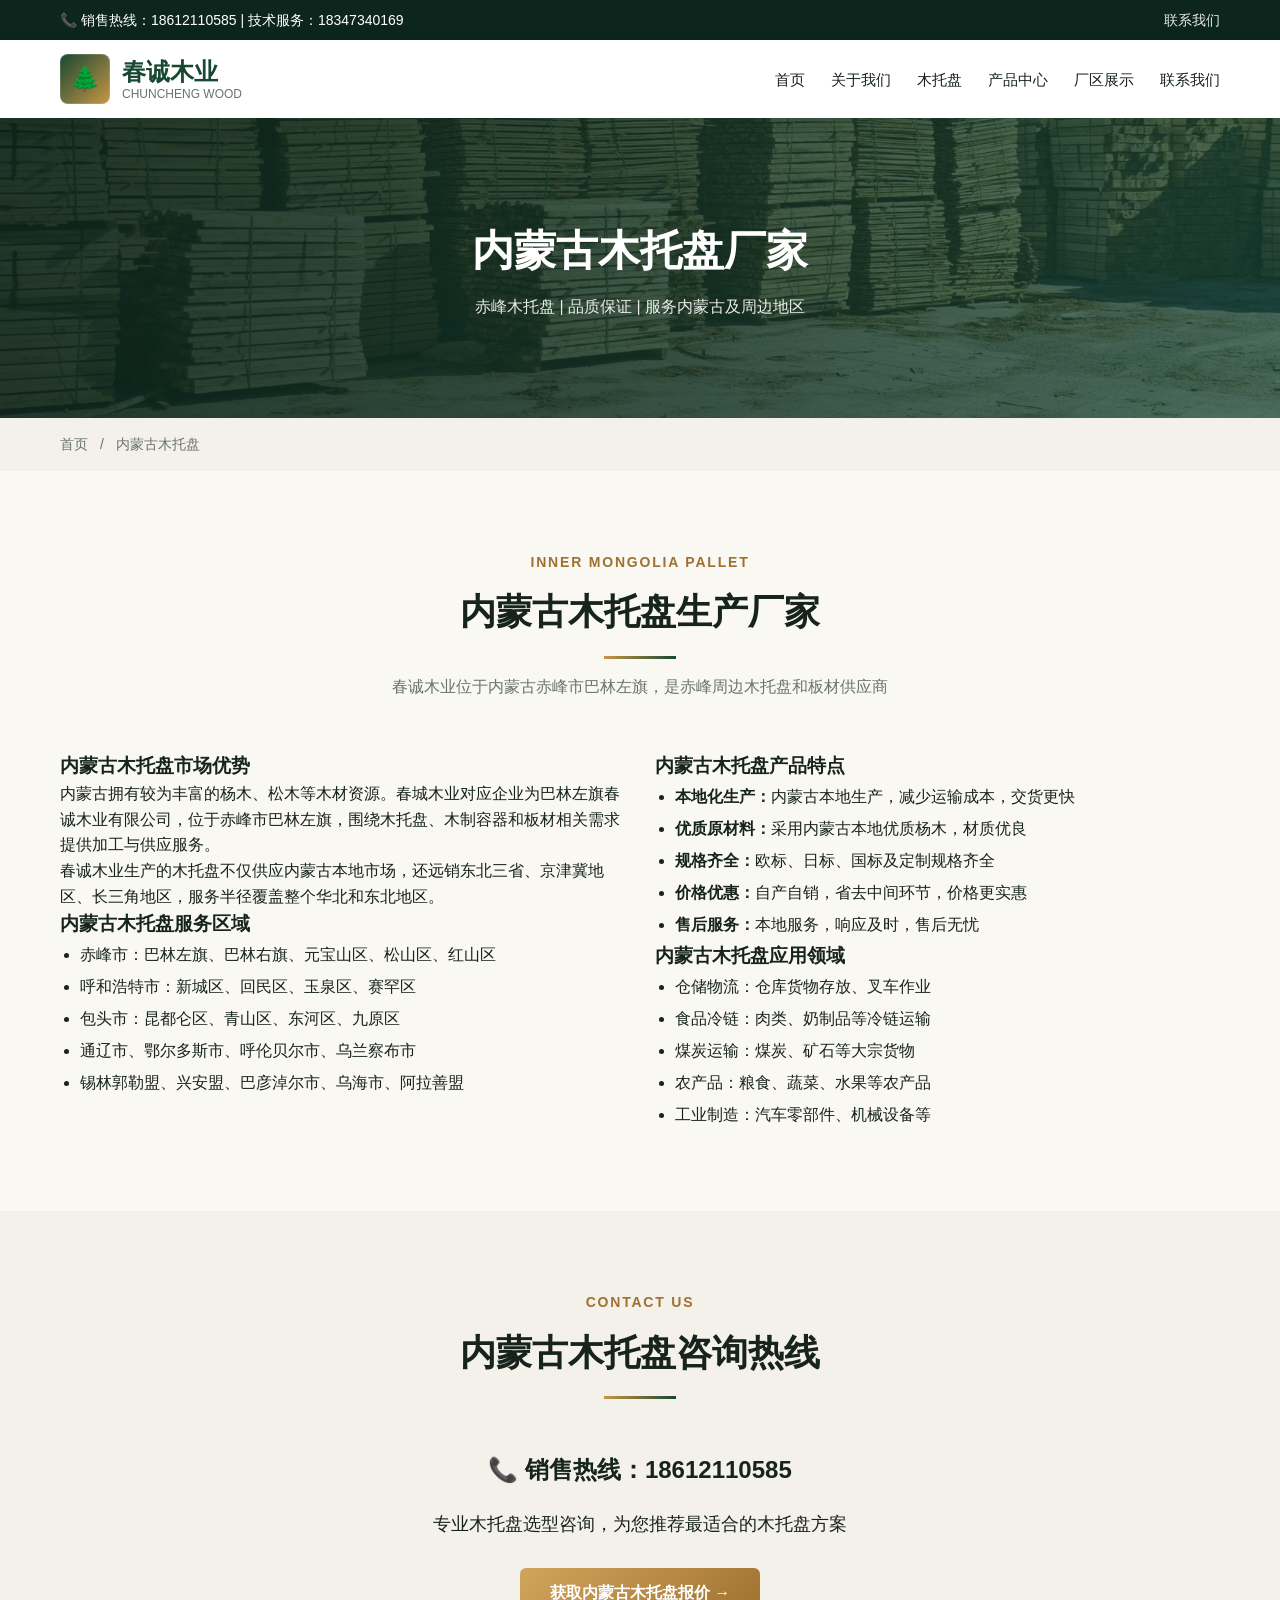
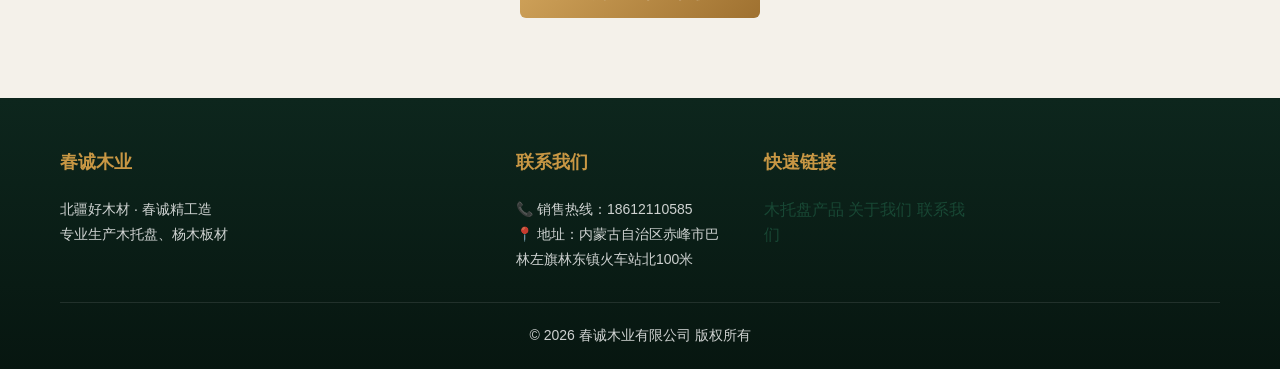
<file: inner-mongolia-pallet.html>
﻿<!DOCTYPE html>
<html lang="zh-CN">
<head>
    <meta charset="UTF-8">
    <meta name="viewport" content="width=device-width, initial-scale=1.0">
    <title>春城木业内蒙古木托盘 - 赤峰木托盘 | 春诚木业</title>
    <meta name="description" content="春城木业提供内蒙古木托盘、赤峰木托盘相关产品服务，巴林左旗春诚木业有限公司位于赤峰市巴林左旗，可按订单沟通木托盘规格、加工和配送。">
    <meta name="keywords" content="春城木业,春城木业官网,春诚木业,巴林左旗春诚木业有限公司,内蒙古木托盘,内蒙古木托盘厂家,赤峰木托盘,赤峰木托盘厂家,巴林左旗木托盘,蒙东木托盘">
    <link rel="canonical" href="https://merzhang896.github.io/chuncheng-wood/inner-mongolia-pallet.html">
    <meta name="robots" content="index, follow">
    <meta name="description" property="og:description" content="春城木业提供内蒙古木托盘、赤峰木托盘相关产品服务，巴林左旗春诚木业有限公司位于赤峰市巴林左旗。">
    <meta name="title" property="og:title" content="春城木业内蒙古木托盘 - 赤峰木托盘">
    <meta name="type" property="og:type" content="website">
    <meta name="url" property="og:url" content="https://merzhang896.github.io/chuncheng-wood/inner-mongolia-pallet.html">
    <link rel="stylesheet" href="css/style.css">
</head>
<body>
    <div class="top-bar">
        <div class="container">
            <span>📞 销售热线：18612110585 | 技术服务：18347340169</span>
            <div>
                <a href="contact.html">联系我们</a>            </div>
        </div>
    </div>

    <nav class="navbar">
        <div class="container">
            <a href="index.html" class="logo">
                <div class="logo-icon">🌲</div>
                <div class="logo-text">
                    <span>春诚木业</span>
                    <span class="small">CHUNCHENG WOOD</span>
                </div>
            </a>
            <ul class="nav-menu">
                <li><a href="index.html">首页</a></li>
                <li><a href="about.html">关于我们</a></li>
                <li><a href="pallet.html">木托盘</a></li>
                <li><a href="products.html">产品中心</a></li>
                <li><a href="factory.html">厂区展示</a></li>
                <li><a href="contact.html">联系我们</a></li>
            </ul>
        </div>
    </nav>

    <section class="page-banner">
        <div>
            <h1>内蒙古木托盘厂家</h1>
            <p>赤峰木托盘 | 品质保证 | 服务内蒙古及周边地区</p>
        </div>
    </section>

    <div class="breadcrumb">
        <div class="container">
            <a href="index.html">首页</a>
            <span class="separator">/</span>
            <span>内蒙古木托盘</span>
        </div>
    </div>

    <section class="section">
        <div class="container">
            <div class="section-title">
                <div class="en">INNER MONGOLIA PALLET</div>
                <h2>内蒙古木托盘生产厂家</h2>
                <div class="line"></div>
                <p>春诚木业位于内蒙古赤峰市巴林左旗，是赤峰周边木托盘和板材供应商</p>
            </div>

            <div style="display: grid; grid-template-columns: 1fr 1fr; gap: 30px;">
                <div>
                    <h3>内蒙古木托盘市场优势</h3>
                    <p>内蒙古拥有较为丰富的杨木、松木等木材资源。春城木业对应企业为巴林左旗春诚木业有限公司，位于赤峰市巴林左旗，围绕木托盘、木制容器和板材相关需求提供加工与供应服务。</p>
                    <p>春诚木业生产的木托盘不仅供应内蒙古本地市场，还远销东北三省、京津冀地区、长三角地区，服务半径覆盖整个华北和东北地区。</p>

                    <h3>内蒙古木托盘服务区域</h3>
                    <ul style="margin-left: 20px; line-height: 2;">
                        <li>赤峰市：巴林左旗、巴林右旗、元宝山区、松山区、红山区</li>
                        <li>呼和浩特市：新城区、回民区、玉泉区、赛罕区</li>
                        <li>包头市：昆都仑区、青山区、东河区、九原区</li>
                        <li>通辽市、鄂尔多斯市、呼伦贝尔市、乌兰察布市</li>
                        <li>锡林郭勒盟、兴安盟、巴彦淖尔市、乌海市、阿拉善盟</li>
                    </ul>
                </div>
                <div>
                    <h3>内蒙古木托盘产品特点</h3>
                    <ul style="margin-left: 20px; line-height: 2;">
                        <li><strong>本地化生产：</strong>内蒙古本地生产，减少运输成本，交货更快</li>
                        <li><strong>优质原材料：</strong>采用内蒙古本地优质杨木，材质优良</li>
                        <li><strong>规格齐全：</strong>欧标、日标、国标及定制规格齐全</li>
                        <li><strong>价格优惠：</strong>自产自销，省去中间环节，价格更实惠</li>
                        <li><strong>售后服务：</strong>本地服务，响应及时，售后无忧</li>
                    </ul>

                    <h3>内蒙古木托盘应用领域</h3>
                    <ul style="margin-left: 20px; line-height: 2;">
                        <li>仓储物流：仓库货物存放、叉车作业</li>
                        <li>食品冷链：肉类、奶制品等冷链运输</li>
                        <li>煤炭运输：煤炭、矿石等大宗货物</li>
                        <li>农产品：粮食、蔬菜、水果等农产品</li>
                        <li>工业制造：汽车零部件、机械设备等</li>
                    </ul>
                </div>
            </div>
        </div>
    </section>

    <section class="section" style="background: var(--bg-light);">
        <div class="container">
            <div class="section-title">
                <div class="en">CONTACT US</div>
                <h2>内蒙古木托盘咨询热线</h2>
                <div class="line"></div>
            </div>
            <div style="text-align: center;">
                <p style="font-size: 24px; margin-bottom: 20px;">📞 <strong>销售热线：18612110585</strong></p>
                <p style="font-size: 18px; margin-bottom: 30px;">专业木托盘选型咨询，为您推荐最适合的木托盘方案</p>
                <a href="contact.html" class="btn btn-gold">获取内蒙古木托盘报价 →</a>
            </div>
        </div>
    </section>

    <footer class="footer">
        <div class="container">
            <div class="footer-content">
                <div>
                    <h4>春诚木业</h4>
                    <p>北疆好木材 · 春诚精工造</p>
                    <p>专业生产木托盘、杨木板材</p>
                </div>
                <div>
                    <h4>联系我们</h4>
                    <p>📞 销售热线：18612110585</p>
                    <p>📍 地址：内蒙古自治区赤峰市巴林左旗林东镇火车站北100米</p>
                </div>
                <div>
                    <h4>快速链接</h4>
                    <a href="products.html">木托盘产品</a>
                    <a href="about.html">关于我们</a>
                    <a href="contact.html">联系我们</a>
                </div>
            </div>
            <div class="footer-bottom">
                <p>&copy; 2026 春诚木业有限公司 版权所有</p>
            </div>
        </div>
    </footer>

    <div class="back-to-top" id="backToTop">↑</div>
    <script src="js/main.js"></script>
</body>
</html>
</file>
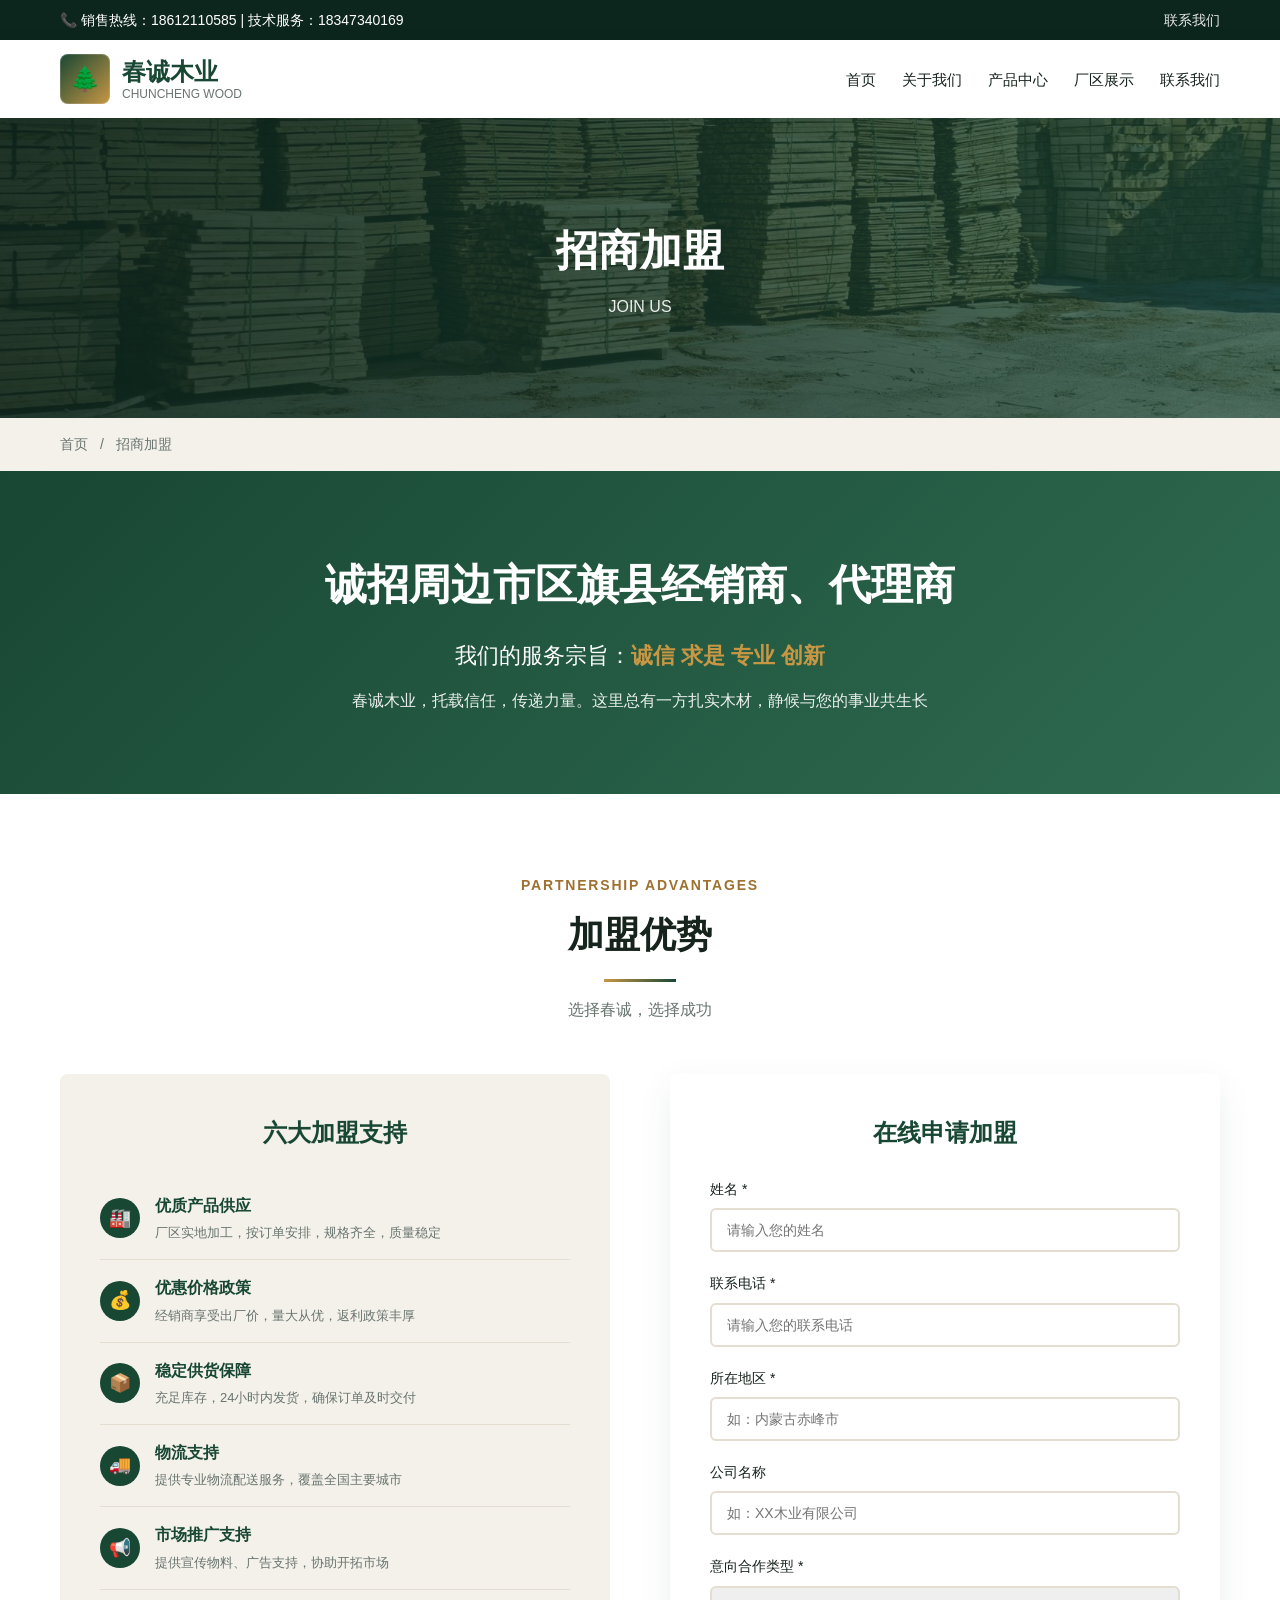
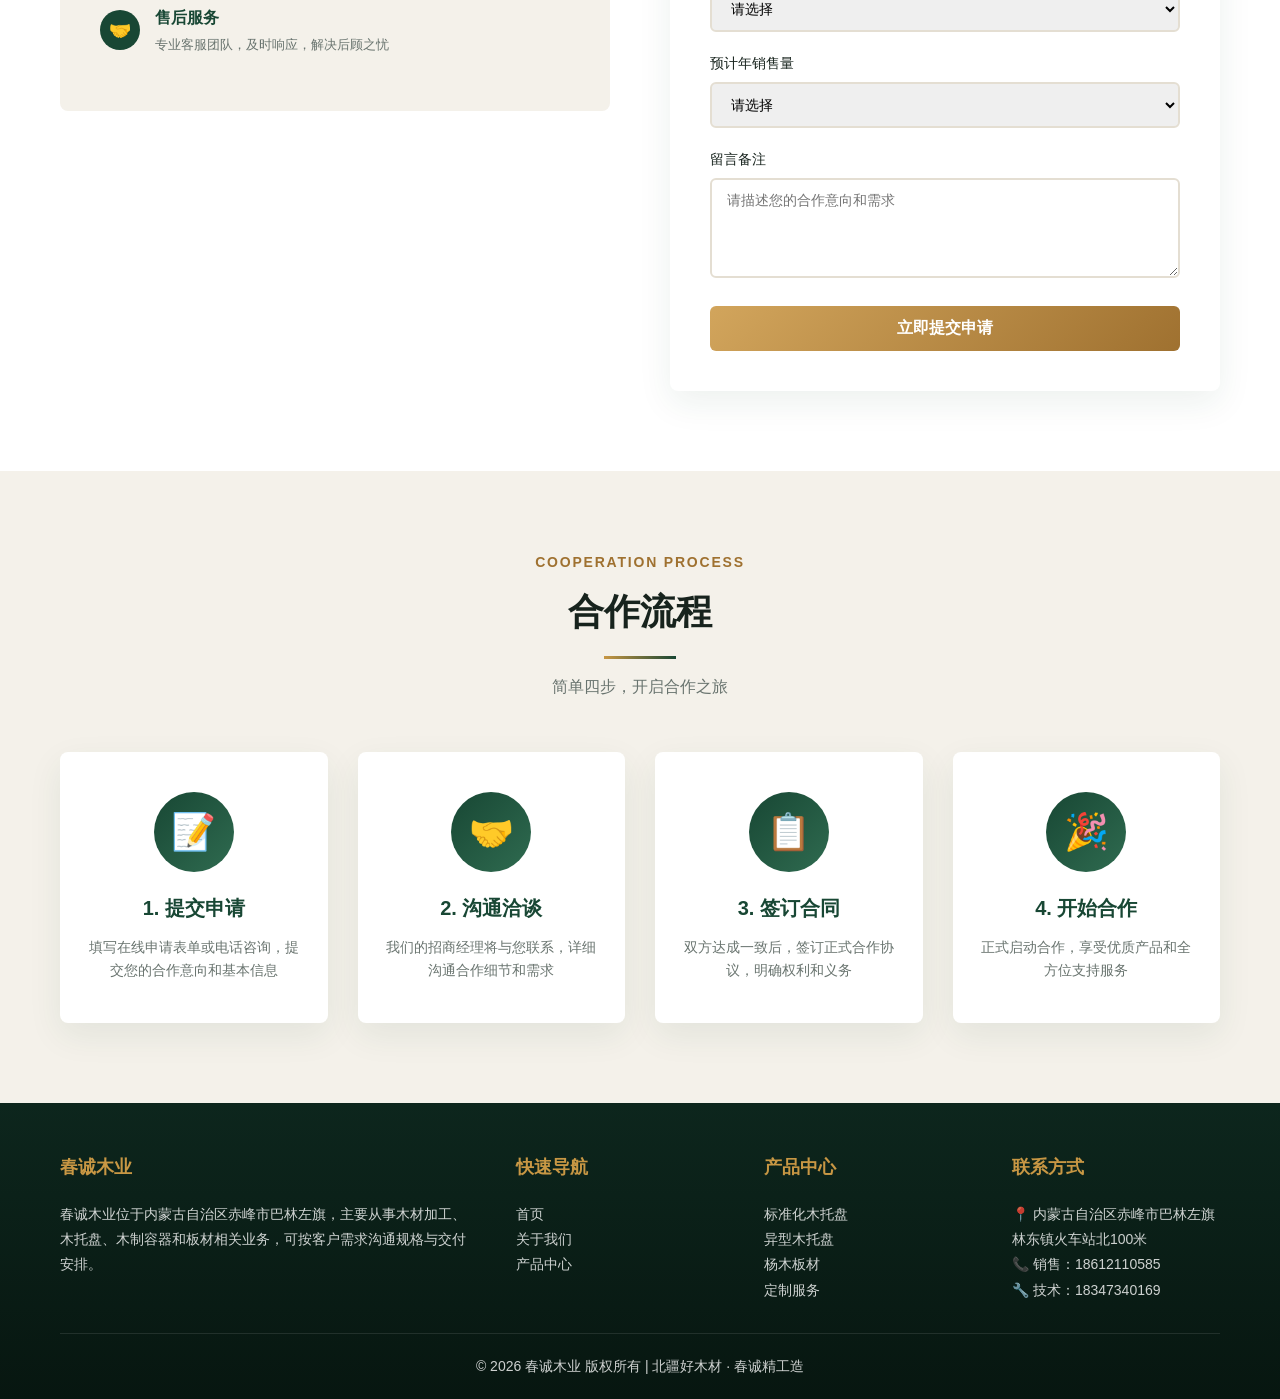
<file: join.html>
﻿<!DOCTYPE html>
<html lang="zh-CN">
<head>
    <meta charset="UTF-8">
    <meta name="viewport" content="width=device-width, initial-scale=1.0">
    <title>招商加盟 - 春诚木业 | 春城木业</title>
    <meta name="description" content="春诚木业（春城木业）招商加盟，诚招蒙东、东三省、京津冀及长三角地区经销商、代理商，共创绿色木业发展。">
    <meta name="keywords" content="春诚,春诚木业,春城,春城木业,招商加盟,木业代理,木托盘经销,木业加盟">
    <link rel="canonical" href="https://merzhang896.github.io/chuncheng-wood/join.html">
    <link rel="stylesheet" href="css/style.css">
</head>
<body>
    <div class="top-bar">
        <div class="container">
            <span>📞 销售热线：18612110585 | 技术服务：18347340169</span>
            <div>
                <a href="contact.html">联系我们</a>            </div>
        </div>
    </div>

    <nav class="navbar">
        <div class="container">
            <a href="index.html" class="logo">
                <div class="logo-icon">🌲</div>
                <div class="logo-text">
                    <span>春诚木业</span>
                    <span class="small">CHUNCHENG WOOD</span>
                </div>
            </a>
            <ul class="nav-menu">
                <li><a href="index.html">首页</a></li>
                <li><a href="about.html">关于我们</a></li>
                <li><a href="products.html">产品中心</a></li>                <li><a href="factory.html">厂区展示</a></li>                <li><a href="contact.html">联系我们</a></li>
            </ul>
        </div>
    </nav>

    <section class="page-banner">
        <div>
            <h1>招商加盟</h1>
            <p>JOIN US</p>
        </div>
    </section>

    <div class="breadcrumb">
        <div class="container">
            <a href="index.html">首页</a>
            <span class="separator">/</span>
            <span>招商加盟</span>
        </div>
    </div>

    <section class="section" style="background: linear-gradient(135deg, var(--primary), var(--primary-light)); color: #fff; text-align: center;">
        <div class="container">
            <h2 style="color: #fff; font-size: 42px; margin-bottom: 20px;">诚招周边市区旗县经销商、代理商</h2>
            <p style="font-size: 22px; margin-bottom: 15px;">我们的服务宗旨：<span style="color: var(--gold); font-weight: bold;">诚信 求是 专业 创新</span></p>
            <p style="font-size: 16px; opacity: 0.9;">春诚木业，托载信任，传递力量。这里总有一方扎实木材，静候与您的事业共生长</p>
        </div>
    </section>

    <section class="section join-section">
        <div class="container">
            <div class="section-title">
                <div class="en">PARTNERSHIP ADVANTAGES</div>
                <h2>加盟优势</h2>
                <div class="line"></div>
                <p>选择春诚，选择成功</p>
            </div>
            <div class="join-content">
                <div class="join-advantages">
                    <h3>六大加盟支持</h3>
                    <ul class="advantage-list">
                        <li>
                            <div class="icon">🏭</div>
                            <div class="text">
                                <h4>优质产品供应</h4>
                                <p>厂区实地加工，按订单安排，规格齐全，质量稳定</p>
                            </div>
                        </li>
                        <li>
                            <div class="icon">💰</div>
                            <div class="text">
                                <h4>优惠价格政策</h4>
                                <p>经销商享受出厂价，量大从优，返利政策丰厚</p>
                            </div>
                        </li>
                        <li>
                            <div class="icon">📦</div>
                            <div class="text">
                                <h4>稳定供货保障</h4>
                                <p>充足库存，24小时内发货，确保订单及时交付</p>
                            </div>
                        </li>
                        <li>
                            <div class="icon">🚚</div>
                            <div class="text">
                                <h4>物流支持</h4>
                                <p>提供专业物流配送服务，覆盖全国主要城市</p>
                            </div>
                        </li>
                        <li>
                            <div class="icon">📢</div>
                            <div class="text">
                                <h4>市场推广支持</h4>
                                <p>提供宣传物料、广告支持，协助开拓市场</p>
                            </div>
                        </li>
                        <li>
                            <div class="icon">🤝</div>
                            <div class="text">
                                <h4>售后服务</h4>
                                <p>专业客服团队，及时响应，解决后顾之忧</p>
                            </div>
                        </li>
                    </ul>
                </div>

                <div class="join-form">
                    <h3>在线申请加盟</h3>
                    <form id="joinForm">
                        <div class="form-group">
                            <label>姓名 *</label>
                            <input type="text" required placeholder="请输入您的姓名">
                        </div>
                        <div class="form-group">
                            <label>联系电话 *</label>
                            <input type="tel" required placeholder="请输入您的联系电话">
                        </div>
                        <div class="form-group">
                            <label>所在地区 *</label>
                            <input type="text" required placeholder="如：内蒙古赤峰市">
                        </div>
                        <div class="form-group">
                            <label>公司名称</label>
                            <input type="text" placeholder="如：XX木业有限公司">
                        </div>
                        <div class="form-group">
                            <label>意向合作类型 *</label>
                            <select required>
                                <option value="">请选择</option>
                                <option value="经销商">经销商</option>
                                <option value="代理商">代理商</option>
                                <option value="区域代理">区域代理</option>
                                <option value="战略合作">战略合作</option>
                            </select>
                        </div>
                        <div class="form-group">
                            <label>预计年销售量</label>
                            <select>
                                <option value="">请选择</option>
                                <option value="1万以下">1万只以下</option>
                                <option value="1-5万">1-5万只</option>
                                <option value="5-10万">5-10万只</option>
                                <option value="10万以上">10万只以上</option>
                            </select>
                        </div>
                        <div class="form-group">
                            <label>留言备注</label>
                            <textarea placeholder="请描述您的合作意向和需求"></textarea>
                        </div>
                        <button type="submit" class="btn btn-gold btn-block">立即提交申请</button>
                    </form>
                </div>
            </div>
        </div>
    </section>

    <section class="section" style="background: var(--bg-light);">
        <div class="container">
            <div class="section-title">
                <div class="en">COOPERATION PROCESS</div>
                <h2>合作流程</h2>
                <div class="line"></div>
                <p>简单四步，开启合作之旅</p>
            </div>
            <div class="advantage-grid">
                <div class="advantage-card">
                    <div class="advantage-icon">📝</div>
                    <h3>1. 提交申请</h3>
                    <p>填写在线申请表单或电话咨询，提交您的合作意向和基本信息</p>
                </div>
                <div class="advantage-card">
                    <div class="advantage-icon">🤝</div>
                    <h3>2. 沟通洽谈</h3>
                    <p>我们的招商经理将与您联系，详细沟通合作细节和需求</p>
                </div>
                <div class="advantage-card">
                    <div class="advantage-icon">📋</div>
                    <h3>3. 签订合同</h3>
                    <p>双方达成一致后，签订正式合作协议，明确权利和义务</p>
                </div>
                <div class="advantage-card">
                    <div class="advantage-icon">🎉</div>
                    <h3>4. 开始合作</h3>
                    <p>正式启动合作，享受优质产品和全方位支持服务</p>
                </div>
            </div>
        </div>
    </section>

    <footer class="footer">
        <div class="container">
            <div class="footer-content">
                <div>
                    <h4>春诚木业</h4>
                    <p>春诚木业位于内蒙古自治区赤峰市巴林左旗，主要从事木材加工、木托盘、木制容器和板材相关业务，可按客户需求沟通规格与交付安排。</p>
                </div>
                <div>
                    <h4>快速导航</h4>
                    <ul>
                        <li><a href="index.html">首页</a></li>
                        <li><a href="about.html">关于我们</a></li>
                        <li><a href="products.html">产品中心</a></li>
                    </ul>
                </div>
                <div>
                    <h4>产品中心</h4>
                    <ul>
                        <li><a href="products.html">标准化木托盘</a></li>
                        <li><a href="products.html">异型木托盘</a></li>
                        <li><a href="products.html">杨木板材</a></li>
                        <li><a href="products.html">定制服务</a></li>
                    </ul>
                </div>
                <div>
                    <h4>联系方式</h4>
                    <ul>
                        <li>📍 内蒙古自治区赤峰市巴林左旗林东镇火车站北100米</li>
                        <li>📞 销售：18612110585</li>
                        <li>🔧 技术：18347340169</li>
                    </ul>
                </div>
            </div>
            <div class="footer-bottom">
                <p>© 2026 春诚木业 版权所有 | 北疆好木材 · 春诚精工造</p>
            </div>
        </div>
    </footer>

    <div class="back-to-top" id="backToTop">↑</div>
    <script src="js/main.js"></script>
</body>
</html>
</file>
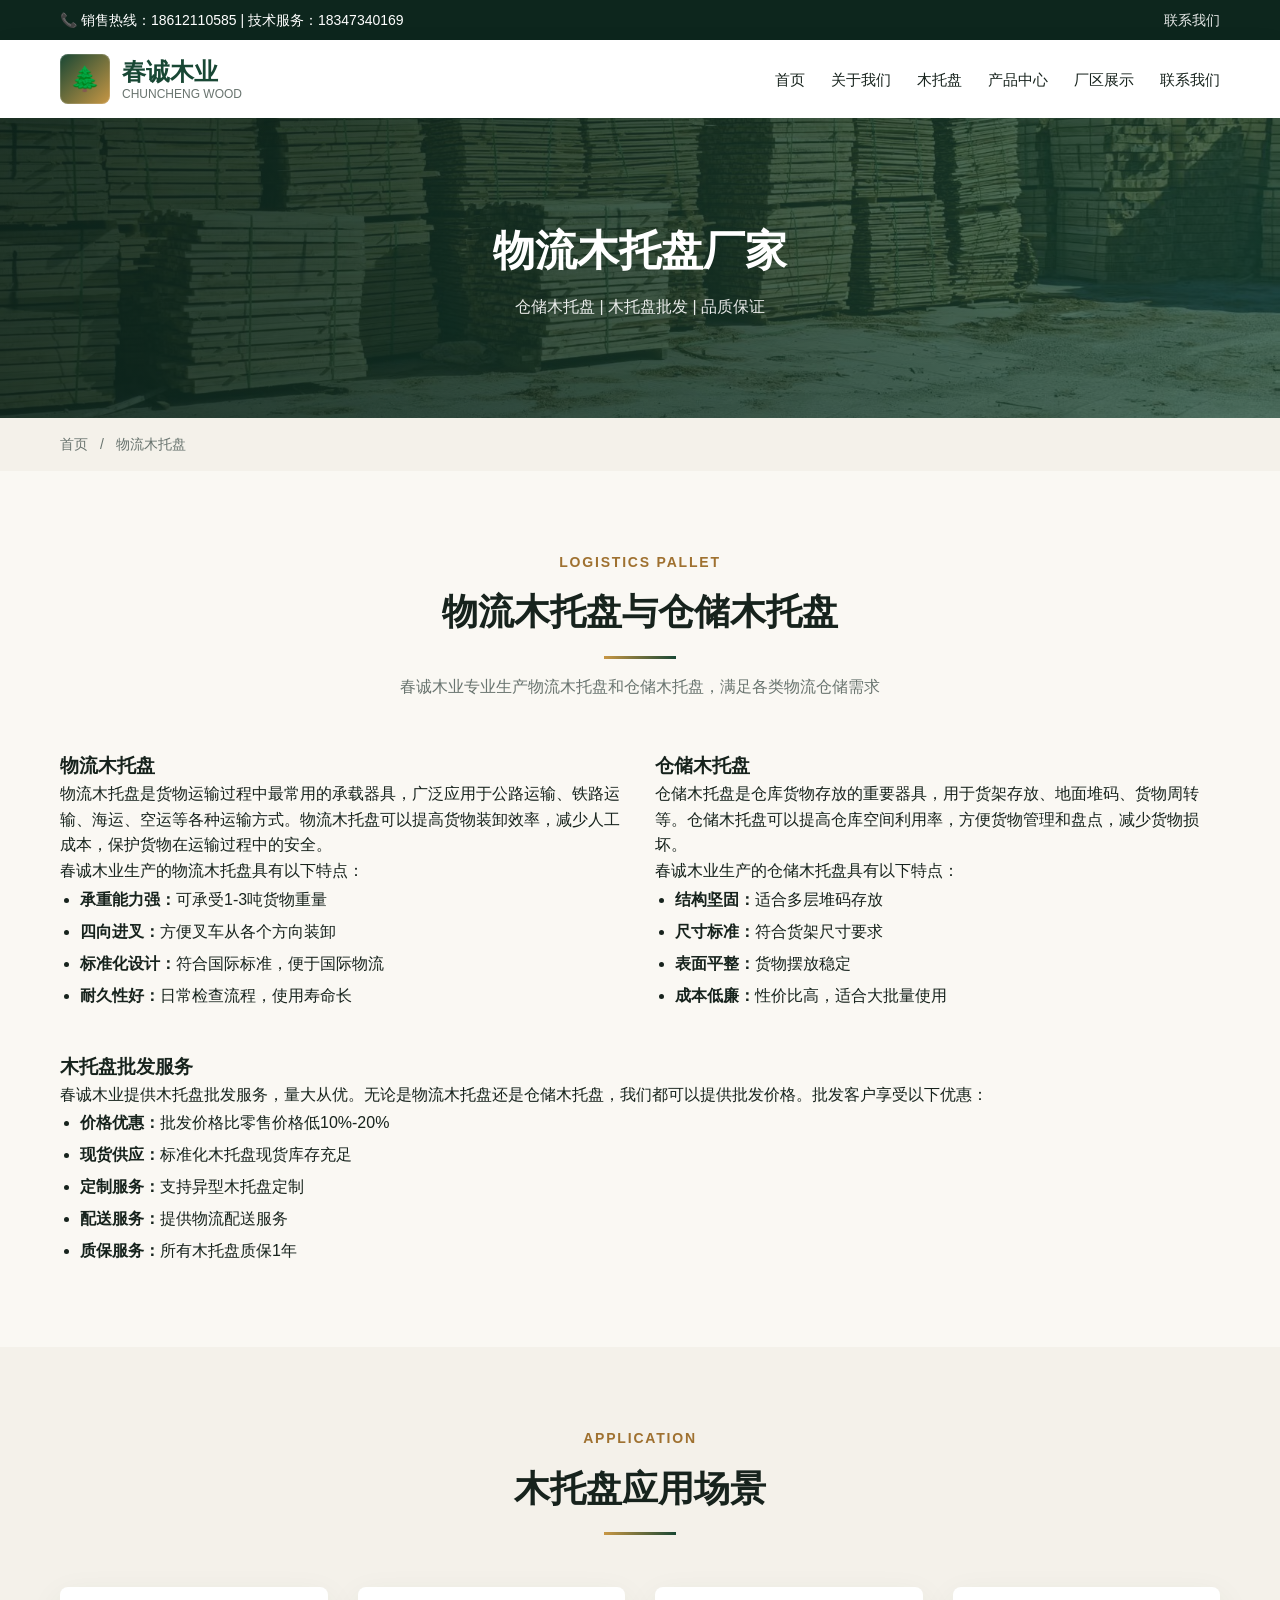
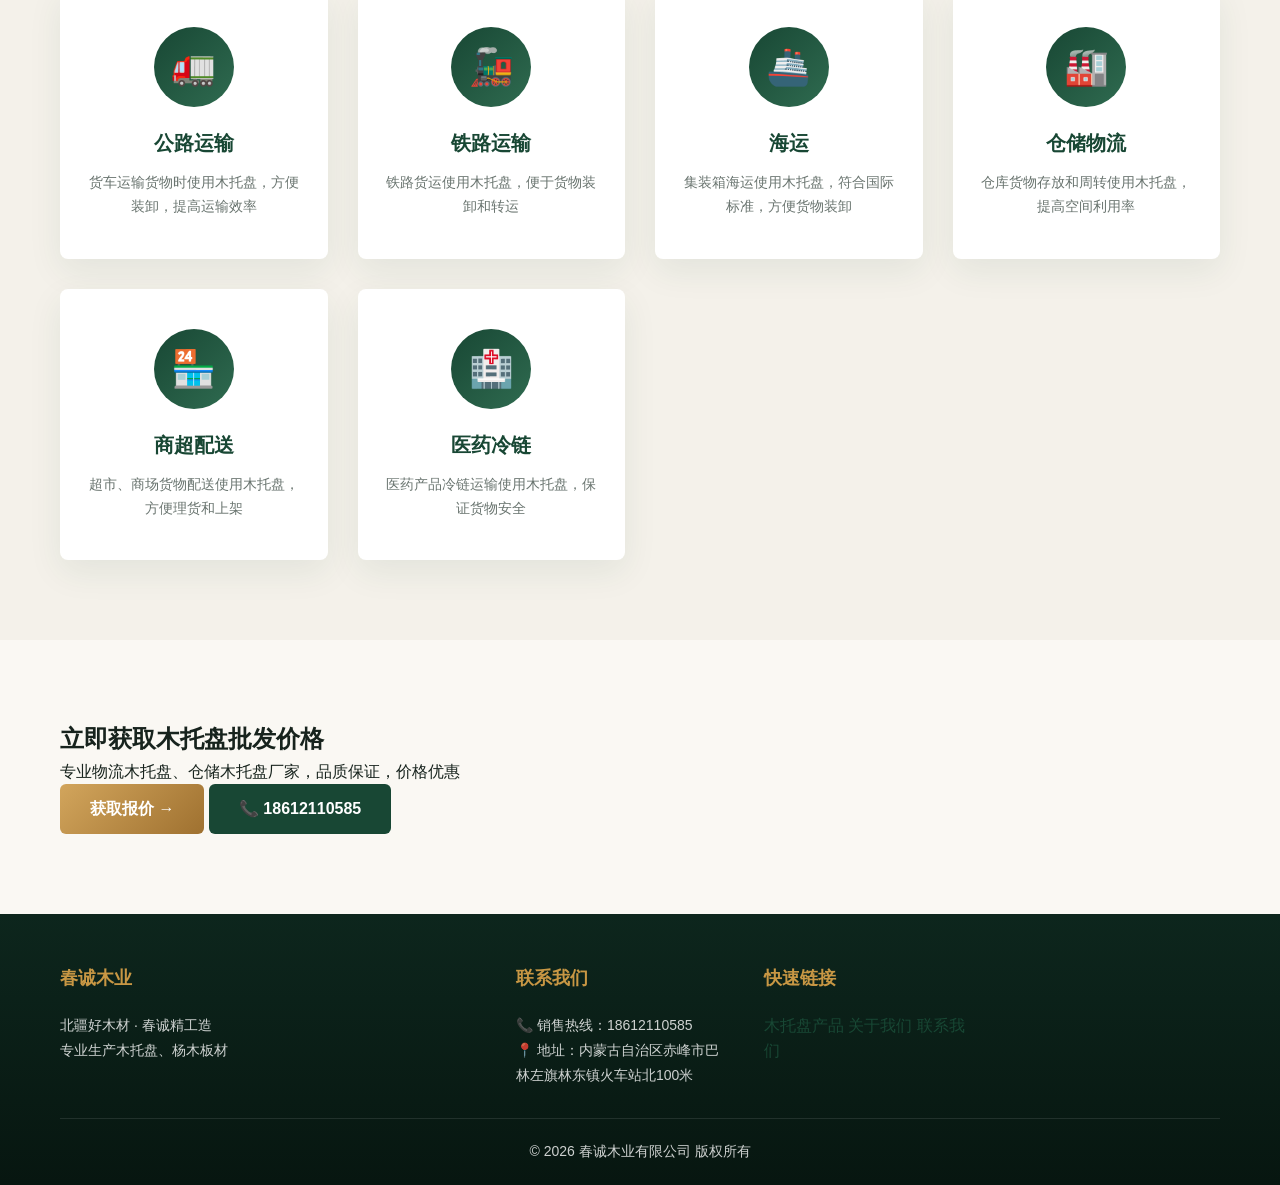
<file: logistics-pallet.html>
﻿<!DOCTYPE html>
<html lang="zh-CN">
<head>
    <meta charset="UTF-8">
    <meta name="viewport" content="width=device-width, initial-scale=1.0">
    <title>春城木业物流木托盘 - 仓储木托盘 | 春诚木业</title>
    <meta name="description" content="春城木业提供物流木托盘、仓储木托盘相关产品服务，巴林左旗春诚木业有限公司可按规格、承重、数量和使用场景沟通加工与配送。">
    <meta name="keywords" content="春城木业,春城木业官网,春诚木业,巴林左旗春诚木业有限公司,物流木托盘,仓储木托盘,木托盘批发,物流托盘,仓储托盘,运输托盘,栈板,卡板">
    <link rel="canonical" href="https://merzhang896.github.io/chuncheng-wood/logistics-pallet.html">
    <meta name="robots" content="index, follow">
    <meta name="description" property="og:description" content="春城木业提供物流木托盘、仓储木托盘相关产品服务，可按规格、承重、数量和使用场景沟通加工与配送。">
    <meta name="title" property="og:title" content="春城木业物流木托盘 - 仓储木托盘">
    <meta name="type" property="og:type" content="website">
    <meta name="url" property="og:url" content="https://merzhang896.github.io/chuncheng-wood/logistics-pallet.html">
    <link rel="stylesheet" href="css/style.css">
</head>
<body>
    <div class="top-bar">
        <div class="container">
            <span>📞 销售热线：18612110585 | 技术服务：18347340169</span>
            <div>
                <a href="contact.html">联系我们</a>            </div>
        </div>
    </div>

    <nav class="navbar">
        <div class="container">
            <a href="index.html" class="logo">
                <div class="logo-icon">🌲</div>
                <div class="logo-text">
                    <span>春诚木业</span>
                    <span class="small">CHUNCHENG WOOD</span>
                </div>
            </a>
            <ul class="nav-menu">
                <li><a href="index.html">首页</a></li>
                <li><a href="about.html">关于我们</a></li>
                <li><a href="pallet.html">木托盘</a></li>
                <li><a href="products.html">产品中心</a></li>
                <li><a href="factory.html">厂区展示</a></li>
                <li><a href="contact.html">联系我们</a></li>
            </ul>
        </div>
    </nav>

    <section class="page-banner">
        <div>
            <h1>物流木托盘厂家</h1>
            <p>仓储木托盘 | 木托盘批发 | 品质保证</p>
        </div>
    </section>

    <div class="breadcrumb">
        <div class="container">
            <a href="index.html">首页</a>
            <span class="separator">/</span>
            <span>物流木托盘</span>
        </div>
    </div>

    <section class="section">
        <div class="container">
            <div class="section-title">
                <div class="en">LOGISTICS PALLET</div>
                <h2>物流木托盘与仓储木托盘</h2>
                <div class="line"></div>
                <p>春诚木业专业生产物流木托盘和仓储木托盘，满足各类物流仓储需求</p>
            </div>

            <div style="display: grid; grid-template-columns: 1fr 1fr; gap: 30px;">
                <div>
                    <h3>物流木托盘</h3>
                    <p>物流木托盘是货物运输过程中最常用的承载器具，广泛应用于公路运输、铁路运输、海运、空运等各种运输方式。物流木托盘可以提高货物装卸效率，减少人工成本，保护货物在运输过程中的安全。</p>
                    <p>春诚木业生产的物流木托盘具有以下特点：</p>
                    <ul style="margin-left: 20px; line-height: 2;">
                        <li><strong>承重能力强：</strong>可承受1-3吨货物重量</li>
                        <li><strong>四向进叉：</strong>方便叉车从各个方向装卸</li>
                        <li><strong>标准化设计：</strong>符合国际标准，便于国际物流</li>
                        <li><strong>耐久性好：</strong>日常检查流程，使用寿命长</li>
                    </ul>
                </div>
                <div>
                    <h3>仓储木托盘</h3>
                    <p>仓储木托盘是仓库货物存放的重要器具，用于货架存放、地面堆码、货物周转等。仓储木托盘可以提高仓库空间利用率，方便货物管理和盘点，减少货物损坏。</p>
                    <p>春诚木业生产的仓储木托盘具有以下特点：</p>
                    <ul style="margin-left: 20px; line-height: 2;">
                        <li><strong>结构坚固：</strong>适合多层堆码存放</li>
                        <li><strong>尺寸标准：</strong>符合货架尺寸要求</li>
                        <li><strong>表面平整：</strong>货物摆放稳定</li>
                        <li><strong>成本低廉：</strong>性价比高，适合大批量使用</li>
                    </ul>
                </div>
            </div>

            <div style="margin-top: 40px;">
                <h3>木托盘批发服务</h3>
                <p>春诚木业提供木托盘批发服务，量大从优。无论是物流木托盘还是仓储木托盘，我们都可以提供批发价格。批发客户享受以下优惠：</p>
                <ul style="margin-left: 20px; line-height: 2;">
                    <li><strong>价格优惠：</strong>批发价格比零售价格低10%-20%</li>
                    <li><strong>现货供应：</strong>标准化木托盘现货库存充足</li>
                    <li><strong>定制服务：</strong>支持异型木托盘定制</li>
                    <li><strong>配送服务：</strong>提供物流配送服务</li>
                    <li><strong>质保服务：</strong>所有木托盘质保1年</li>
                </ul>
            </div>
        </div>
    </section>

    <section class="section" style="background: var(--bg-light);">
        <div class="container">
            <div class="section-title">
                <div class="en">APPLICATION</div>
                <h2>木托盘应用场景</h2>
                <div class="line"></div>
            </div>
            <div class="advantage-grid">
                <div class="advantage-card">
                    <div class="advantage-icon">🚛</div>
                    <h3>公路运输</h3>
                    <p>货车运输货物时使用木托盘，方便装卸，提高运输效率</p>
                </div>
                <div class="advantage-card">
                    <div class="advantage-icon">🚂</div>
                    <h3>铁路运输</h3>
                    <p>铁路货运使用木托盘，便于货物装卸和转运</p>
                </div>
                <div class="advantage-card">
                    <div class="advantage-icon">🚢</div>
                    <h3>海运</h3>
                    <p>集装箱海运使用木托盘，符合国际标准，方便货物装卸</p>
                </div>
                <div class="advantage-card">
                    <div class="advantage-icon">🏭</div>
                    <h3>仓储物流</h3>
                    <p>仓库货物存放和周转使用木托盘，提高空间利用率</p>
                </div>
                <div class="advantage-card">
                    <div class="advantage-icon">🏪</div>
                    <h3>商超配送</h3>
                    <p>超市、商场货物配送使用木托盘，方便理货和上架</p>
                </div>
                <div class="advantage-card">
                    <div class="advantage-icon">🏥</div>
                    <h3>医药冷链</h3>
                    <p>医药产品冷链运输使用木托盘，保证货物安全</p>
                </div>
            </div>
        </div>
    </section>

    <section class="section cta-section">
        <div class="container">
            <h2>立即获取木托盘批发价格</h2>
            <p>专业物流木托盘、仓储木托盘厂家，品质保证，价格优惠</p>
            <div>
                <a href="contact.html" class="btn btn-gold">获取报价 →</a>
                <a href="tel:18612110585" class="btn">📞 18612110585</a>
            </div>
        </div>
    </section>

    <footer class="footer">
        <div class="container">
            <div class="footer-content">
                <div>
                    <h4>春诚木业</h4>
                    <p>北疆好木材 · 春诚精工造</p>
                    <p>专业生产木托盘、杨木板材</p>
                </div>
                <div>
                    <h4>联系我们</h4>
                    <p>📞 销售热线：18612110585</p>
                    <p>📍 地址：内蒙古自治区赤峰市巴林左旗林东镇火车站北100米</p>
                </div>
                <div>
                    <h4>快速链接</h4>
                    <a href="products.html">木托盘产品</a>
                    <a href="about.html">关于我们</a>
                    <a href="contact.html">联系我们</a>
                </div>
            </div>
            <div class="footer-bottom">
                <p>&copy; 2026 春诚木业有限公司 版权所有</p>
            </div>
        </div>
    </footer>

    <div class="back-to-top" id="backToTop">↑</div>
    <script src="js/main.js"></script>
</body>
</html>
</file>
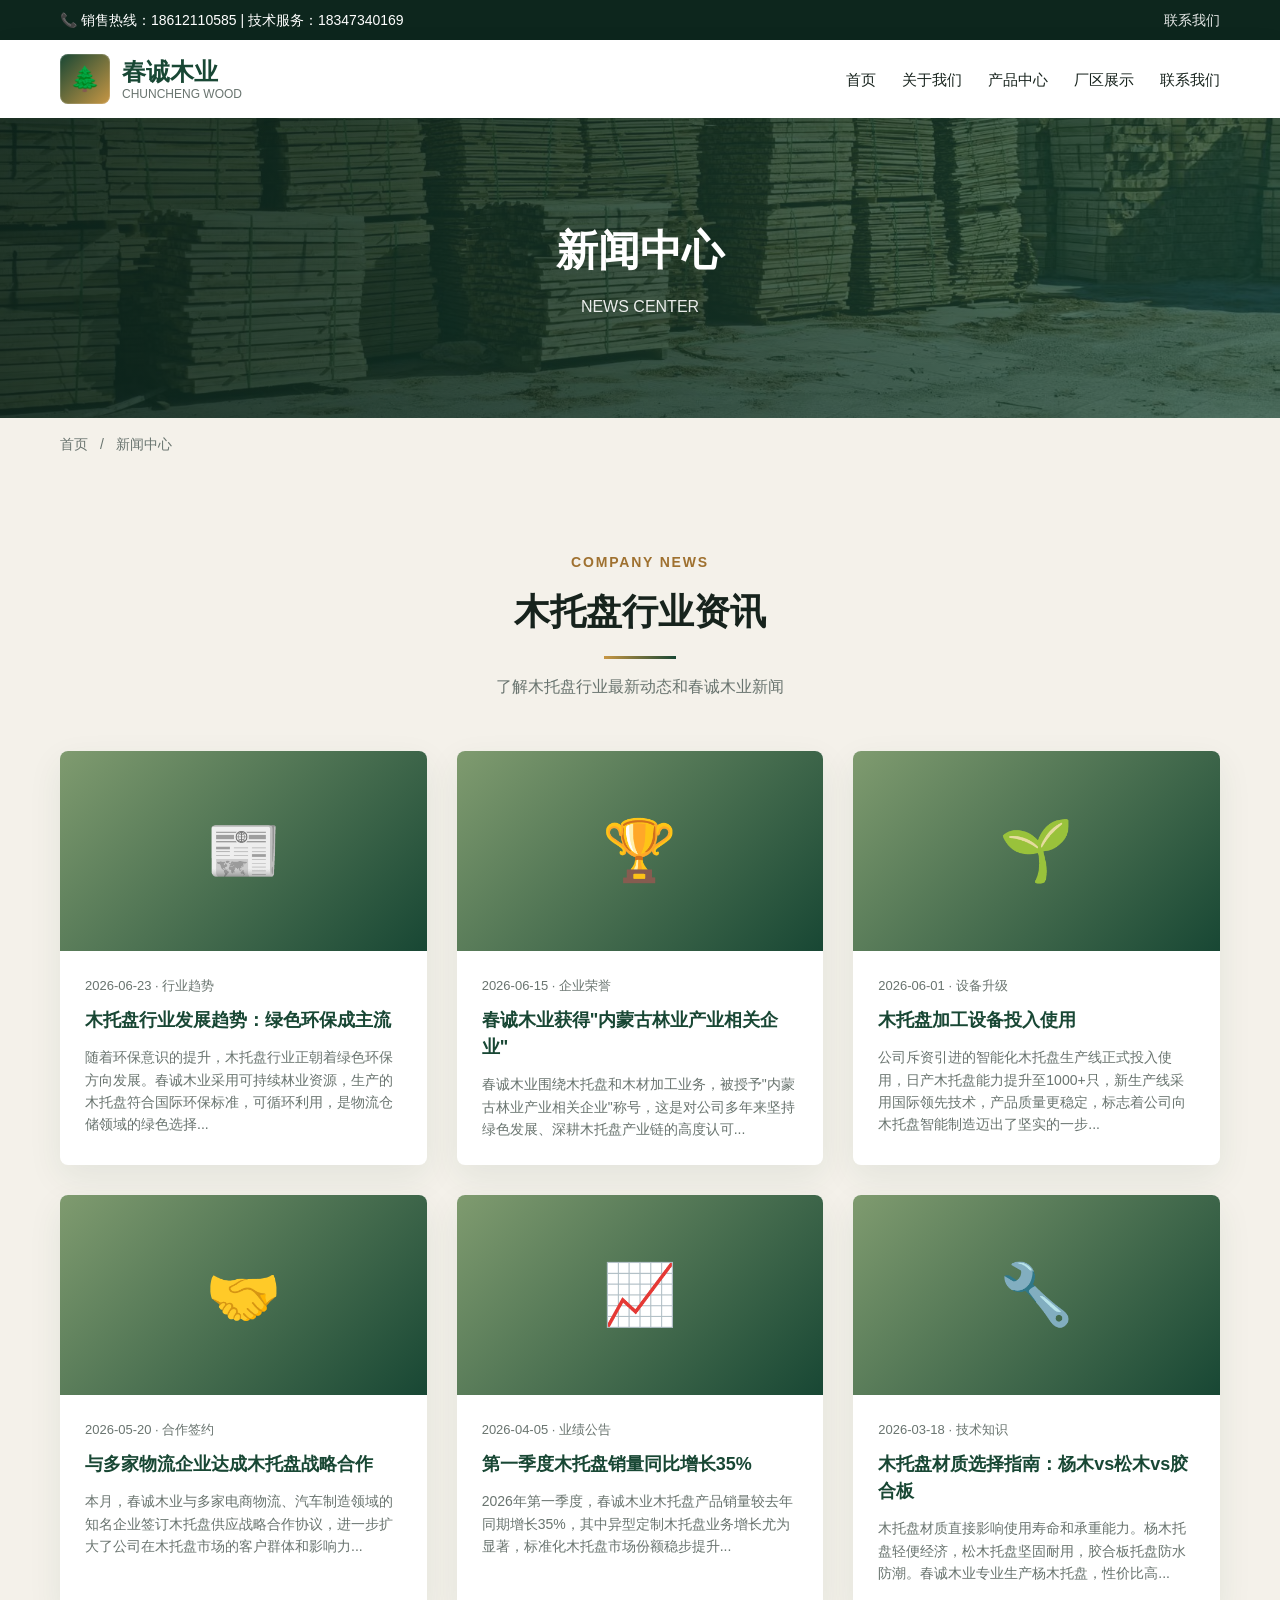
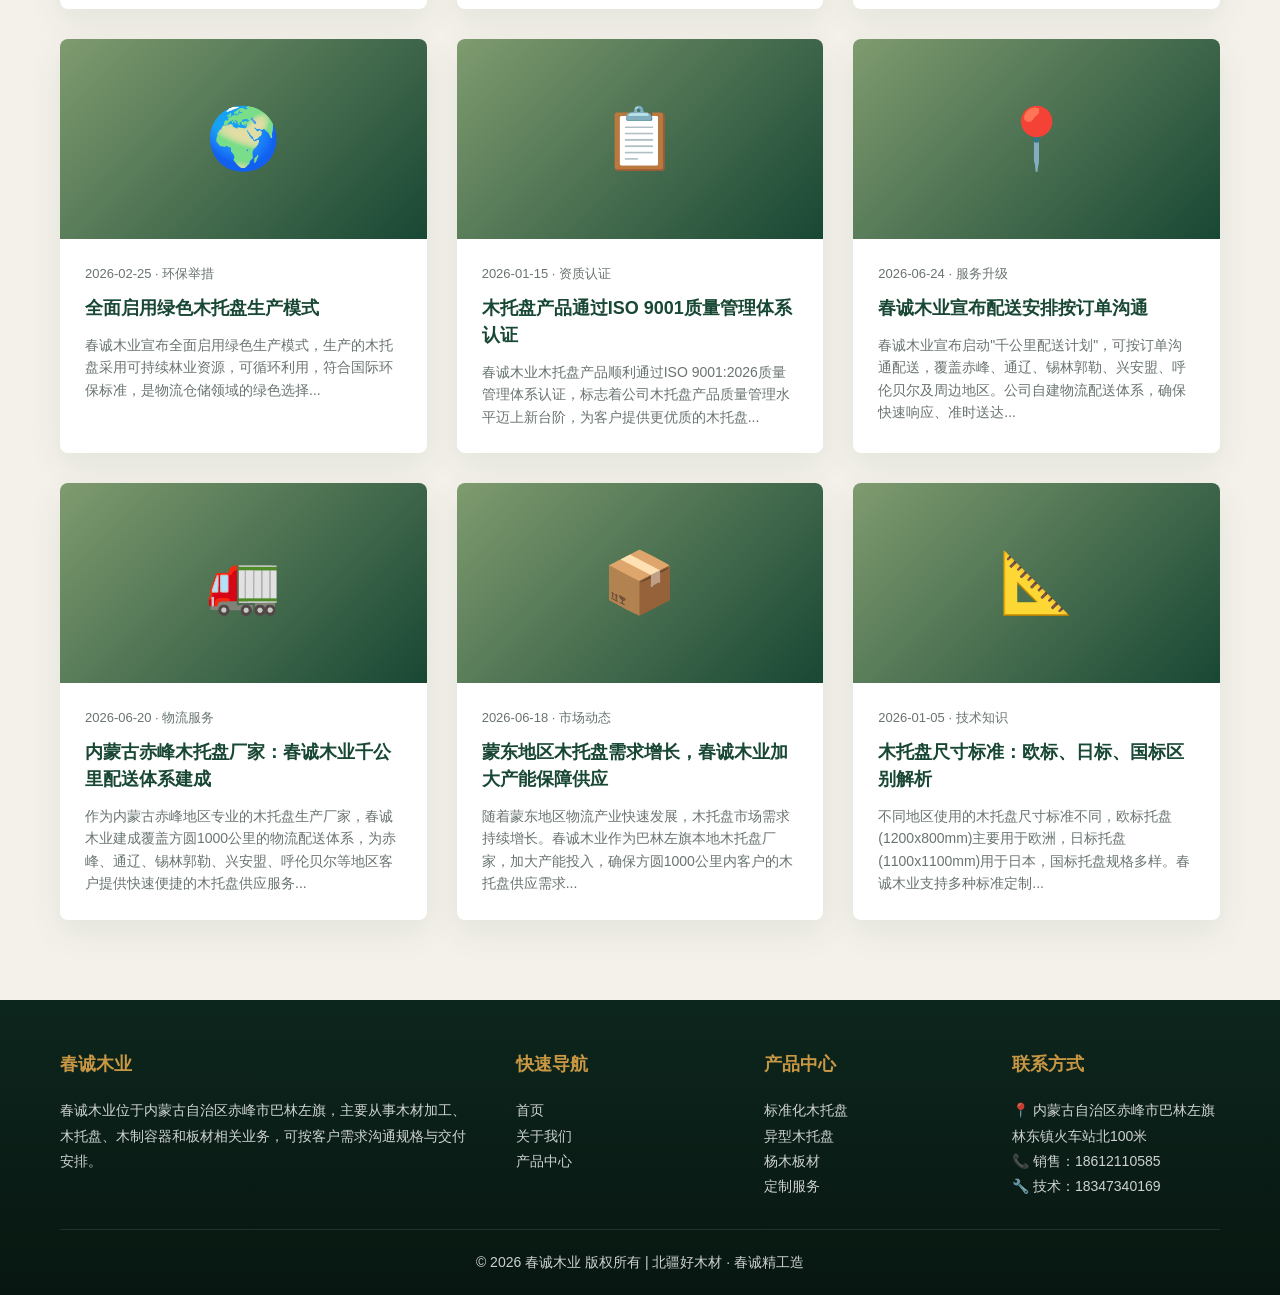
<file: news.html>
﻿<!DOCTYPE html>
<html lang="zh-CN">
<head>
    <meta charset="UTF-8">
    <meta name="viewport" content="width=device-width, initial-scale=1.0">
    <title>新闻中心 - 春诚木业 | 春城木业</title>
    <meta name="description" content="春诚木业（春城木业）新闻中心，木托盘行业资讯、公司动态、行业发展趋势、木托盘技术知识、企业荣誉和绿色木业发展经验。">
    <meta name="keywords" content="春诚,春诚木业,春城,春城木业,木托盘,木托盘行业,木托盘资讯,木托盘技术,物流托盘,仓储托盘,木业新闻,林业产业">
    <link rel="canonical" href="https://merzhang896.github.io/chuncheng-wood/news.html">
    <link rel="stylesheet" href="css/style.css">
</head>
<body>
    <div class="top-bar">
        <div class="container">
            <span>📞 销售热线：18612110585 | 技术服务：18347340169</span>
            <div>
                <a href="contact.html">联系我们</a>            </div>
        </div>
    </div>

    <nav class="navbar">
        <div class="container">
            <a href="index.html" class="logo">
                <div class="logo-icon">🌲</div>
                <div class="logo-text">
                    <span>春诚木业</span>
                    <span class="small">CHUNCHENG WOOD</span>
                </div>
            </a>
            <ul class="nav-menu">
                <li><a href="index.html">首页</a></li>
                <li><a href="about.html">关于我们</a></li>
                <li><a href="products.html">产品中心</a></li>                <li><a href="factory.html">厂区展示</a></li>                <li><a href="contact.html">联系我们</a></li>
            </ul>
        </div>
    </nav>

    <section class="page-banner">
        <div>
            <h1>新闻中心</h1>
            <p>NEWS CENTER</p>
        </div>
    </section>

    <div class="breadcrumb">
        <div class="container">
            <a href="index.html">首页</a>
            <span class="separator">/</span>
            <span>新闻中心</span>
        </div>
    </div>

    <section class="section news-section">
        <div class="container">
            <div class="section-title">
                <div class="en">COMPANY NEWS</div>
                <h2>木托盘行业资讯</h2>
                <div class="line"></div>
                <p>了解木托盘行业最新动态和春诚木业新闻</p>
            </div>
            <div class="news-grid">
                <div class="news-card">
                    <div class="news-image">📰</div>
                    <div class="news-info">
                        <div class="news-date">2026-06-23 · 行业趋势</div>
                        <h3>木托盘行业发展趋势：绿色环保成主流</h3>
                        <p>随着环保意识的提升，木托盘行业正朝着绿色环保方向发展。春诚木业采用可持续林业资源，生产的木托盘符合国际环保标准，可循环利用，是物流仓储领域的绿色选择...</p>
                    </div>
                </div>
                <div class="news-card">
                    <div class="news-image">🏆</div>
                    <div class="news-info">
                        <div class="news-date">2026-06-15 · 企业荣誉</div>
                        <h3>春诚木业获得"内蒙古林业产业相关企业"</h3>
                        <p>春诚木业围绕木托盘和木材加工业务，被授予"内蒙古林业产业相关企业"称号，这是对公司多年来坚持绿色发展、深耕木托盘产业链的高度认可...</p>
                    </div>
                </div>
                <div class="news-card">
                    <div class="news-image">🌱</div>
                    <div class="news-info">
                        <div class="news-date">2026-06-01 · 设备升级</div>
                        <h3>木托盘加工设备投入使用</h3>
                        <p>公司斥资引进的智能化木托盘生产线正式投入使用，日产木托盘能力提升至1000+只，新生产线采用国际领先技术，产品质量更稳定，标志着公司向木托盘智能制造迈出了坚实的一步...</p>
                    </div>
                </div>
                <div class="news-card">
                    <div class="news-image">🤝</div>
                    <div class="news-info">
                        <div class="news-date">2026-05-20 · 合作签约</div>
                        <h3>与多家物流企业达成木托盘战略合作</h3>
                        <p>本月，春诚木业与多家电商物流、汽车制造领域的知名企业签订木托盘供应战略合作协议，进一步扩大了公司在木托盘市场的客户群体和影响力...</p>
                    </div>
                </div>
                <div class="news-card">
                    <div class="news-image">📈</div>
                    <div class="news-info">
                        <div class="news-date">2026-04-05 · 业绩公告</div>
                        <h3>第一季度木托盘销量同比增长35%</h3>
                        <p>2026年第一季度，春诚木业木托盘产品销量较去年同期增长35%，其中异型定制木托盘业务增长尤为显著，标准化木托盘市场份额稳步提升...</p>
                    </div>
                </div>
                <div class="news-card">
                    <div class="news-image">🔧</div>
                    <div class="news-info">
                        <div class="news-date">2026-03-18 · 技术知识</div>
                        <h3>木托盘材质选择指南：杨木vs松木vs胶合板</h3>
                        <p>木托盘材质直接影响使用寿命和承重能力。杨木托盘轻便经济，松木托盘坚固耐用，胶合板托盘防水防潮。春诚木业专业生产杨木托盘，性价比高...</p>
                    </div>
                </div>
                <div class="news-card">
                    <div class="news-image">🌍</div>
                    <div class="news-info">
                        <div class="news-date">2026-02-25 · 环保举措</div>
                        <h3>全面启用绿色木托盘生产模式</h3>
                        <p>春诚木业宣布全面启用绿色生产模式，生产的木托盘采用可持续林业资源，可循环利用，符合国际环保标准，是物流仓储领域的绿色选择...</p>
                    </div>
                </div>
                <div class="news-card">
                    <div class="news-image">📋</div>
                    <div class="news-info">
                        <div class="news-date">2026-01-15 · 资质认证</div>
                        <h3>木托盘产品通过ISO 9001质量管理体系认证</h3>
                        <p>春诚木业木托盘产品顺利通过ISO 9001:2026质量管理体系认证，标志着公司木托盘产品质量管理水平迈上新台阶，为客户提供更优质的木托盘...</p>
                    </div>
                </div>
                <div class="news-card">
                    <div class="news-image">📍</div>
                    <div class="news-info">
                        <div class="news-date">2026-06-24 · 服务升级</div>
                        <h3>春诚木业宣布配送安排按订单沟通</h3>
                        <p>春诚木业宣布启动"千公里配送计划"，可按订单沟通配送，覆盖赤峰、通辽、锡林郭勒、兴安盟、呼伦贝尔及周边地区。公司自建物流配送体系，确保快速响应、准时送达...</p>
                    </div>
                </div>
                <div class="news-card">
                    <div class="news-image">🚛</div>
                    <div class="news-info">
                        <div class="news-date">2026-06-20 · 物流服务</div>
                        <h3>内蒙古赤峰木托盘厂家：春诚木业千公里配送体系建成</h3>
                        <p>作为内蒙古赤峰地区专业的木托盘生产厂家，春诚木业建成覆盖方圆1000公里的物流配送体系，为赤峰、通辽、锡林郭勒、兴安盟、呼伦贝尔等地区客户提供快速便捷的木托盘供应服务...</p>
                    </div>
                </div>
                <div class="news-card">
                    <div class="news-image">📦</div>
                    <div class="news-info">
                        <div class="news-date">2026-06-18 · 市场动态</div>
                        <h3>蒙东地区木托盘需求增长，春诚木业加大产能保障供应</h3>
                        <p>随着蒙东地区物流产业快速发展，木托盘市场需求持续增长。春诚木业作为巴林左旗本地木托盘厂家，加大产能投入，确保方圆1000公里内客户的木托盘供应需求...</p>
                    </div>
                </div>
                <div class="news-card">
                    <div class="news-image">📐</div>
                    <div class="news-info">
                        <div class="news-date">2026-01-05 · 技术知识</div>
                        <h3>木托盘尺寸标准：欧标、日标、国标区别解析</h3>
                        <p>不同地区使用的木托盘尺寸标准不同，欧标托盘(1200x800mm)主要用于欧洲，日标托盘(1100x1100mm)用于日本，国标托盘规格多样。春诚木业支持多种标准定制...</p>
                    </div>
                </div>
            </div>
        </div>
    </section>

    <footer class="footer">
        <div class="container">
            <div class="footer-content">
                <div>
                    <h4>春诚木业</h4>
                    <p>春诚木业位于内蒙古自治区赤峰市巴林左旗，主要从事木材加工、木托盘、木制容器和板材相关业务，可按客户需求沟通规格与交付安排。</p>
                </div>
                <div>
                    <h4>快速导航</h4>
                    <ul>
                        <li><a href="index.html">首页</a></li>
                        <li><a href="about.html">关于我们</a></li>
                        <li><a href="products.html">产品中心</a></li>
                    </ul>
                </div>
                <div>
                    <h4>产品中心</h4>
                    <ul>
                        <li><a href="products.html">标准化木托盘</a></li>
                        <li><a href="products.html">异型木托盘</a></li>
                        <li><a href="products.html">杨木板材</a></li>
                        <li><a href="products.html">定制服务</a></li>
                    </ul>
                </div>
                <div>
                    <h4>联系方式</h4>
                    <ul>
                        <li>📍 内蒙古自治区赤峰市巴林左旗林东镇火车站北100米</li>
                        <li>📞 销售：18612110585</li>
                        <li>🔧 技术：18347340169</li>
                    </ul>
                </div>
            </div>
            <div class="footer-bottom">
                <p>© 2026 春诚木业 版权所有 | 北疆好木材 · 春诚精工造</p>
            </div>
        </div>
    </footer>

    <div class="back-to-top" id="backToTop">↑</div>
    <script src="js/main.js"></script>
</body>
</html>
</file>
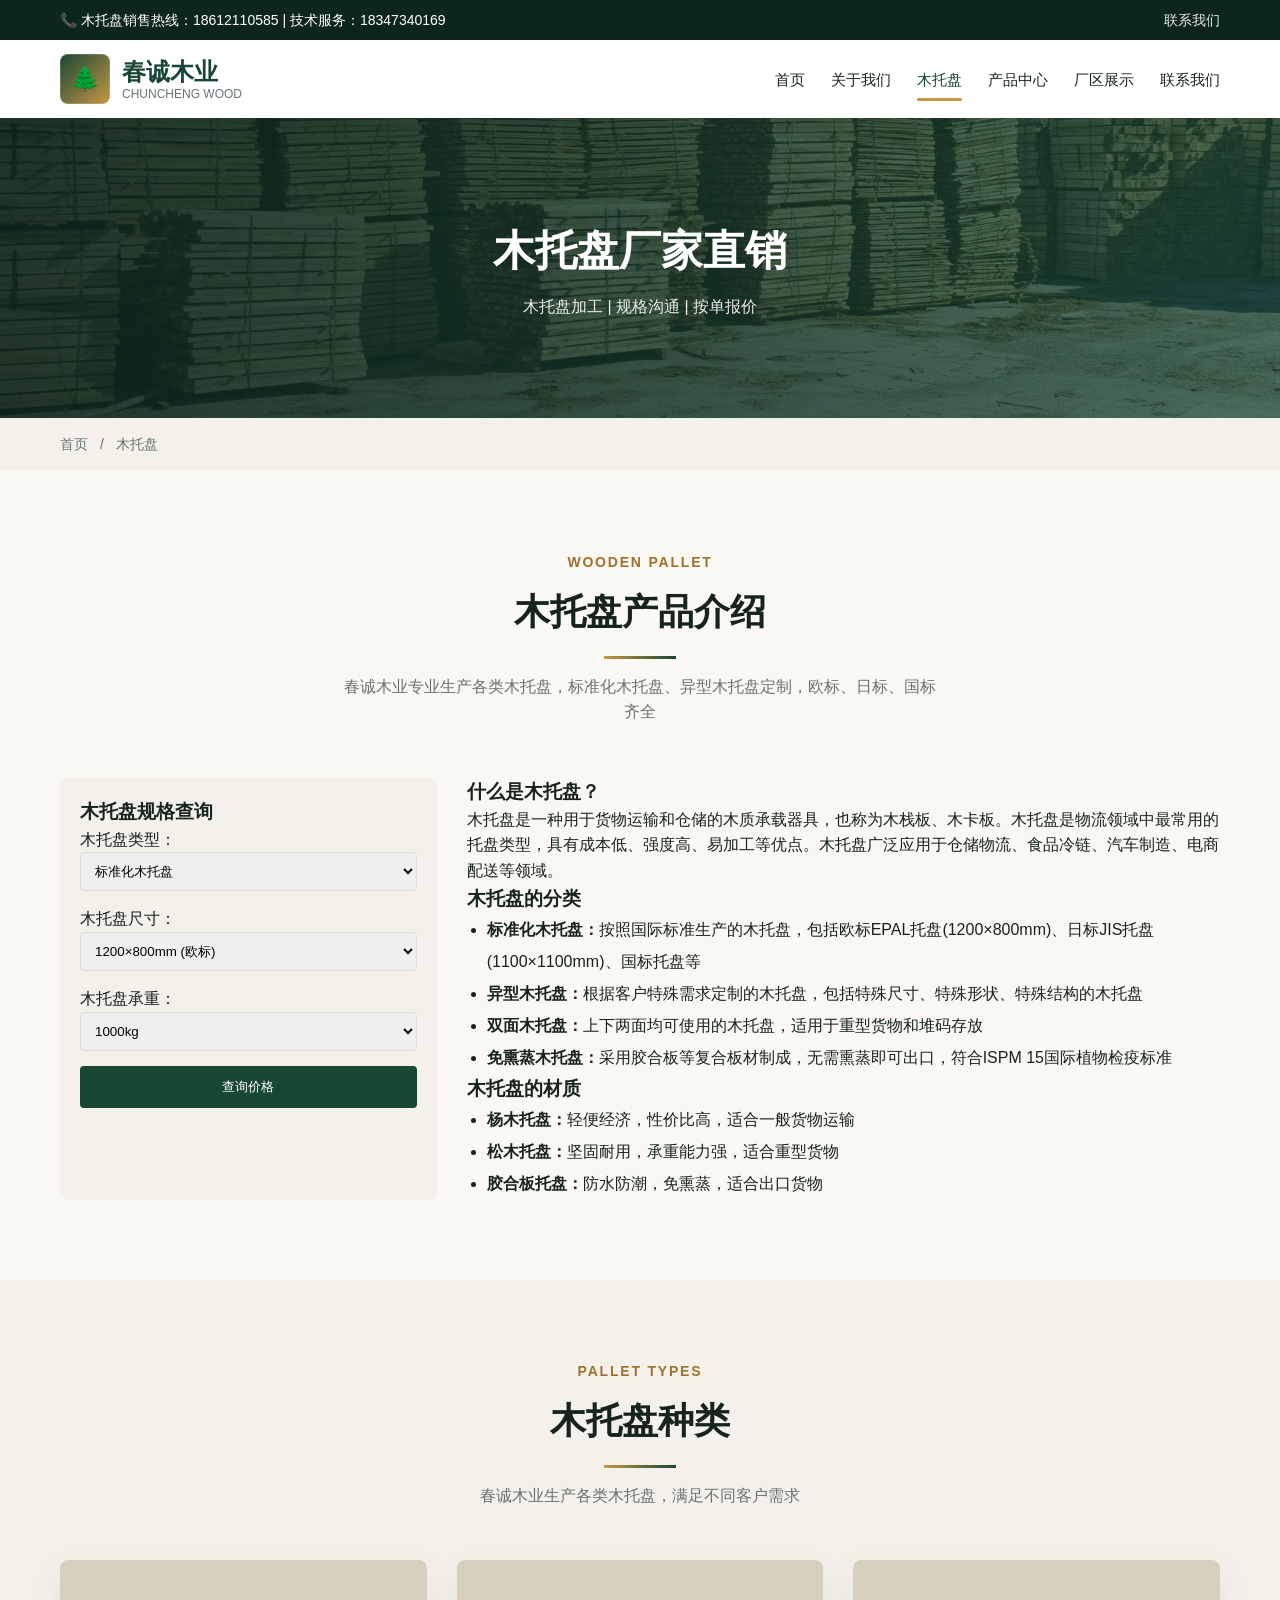
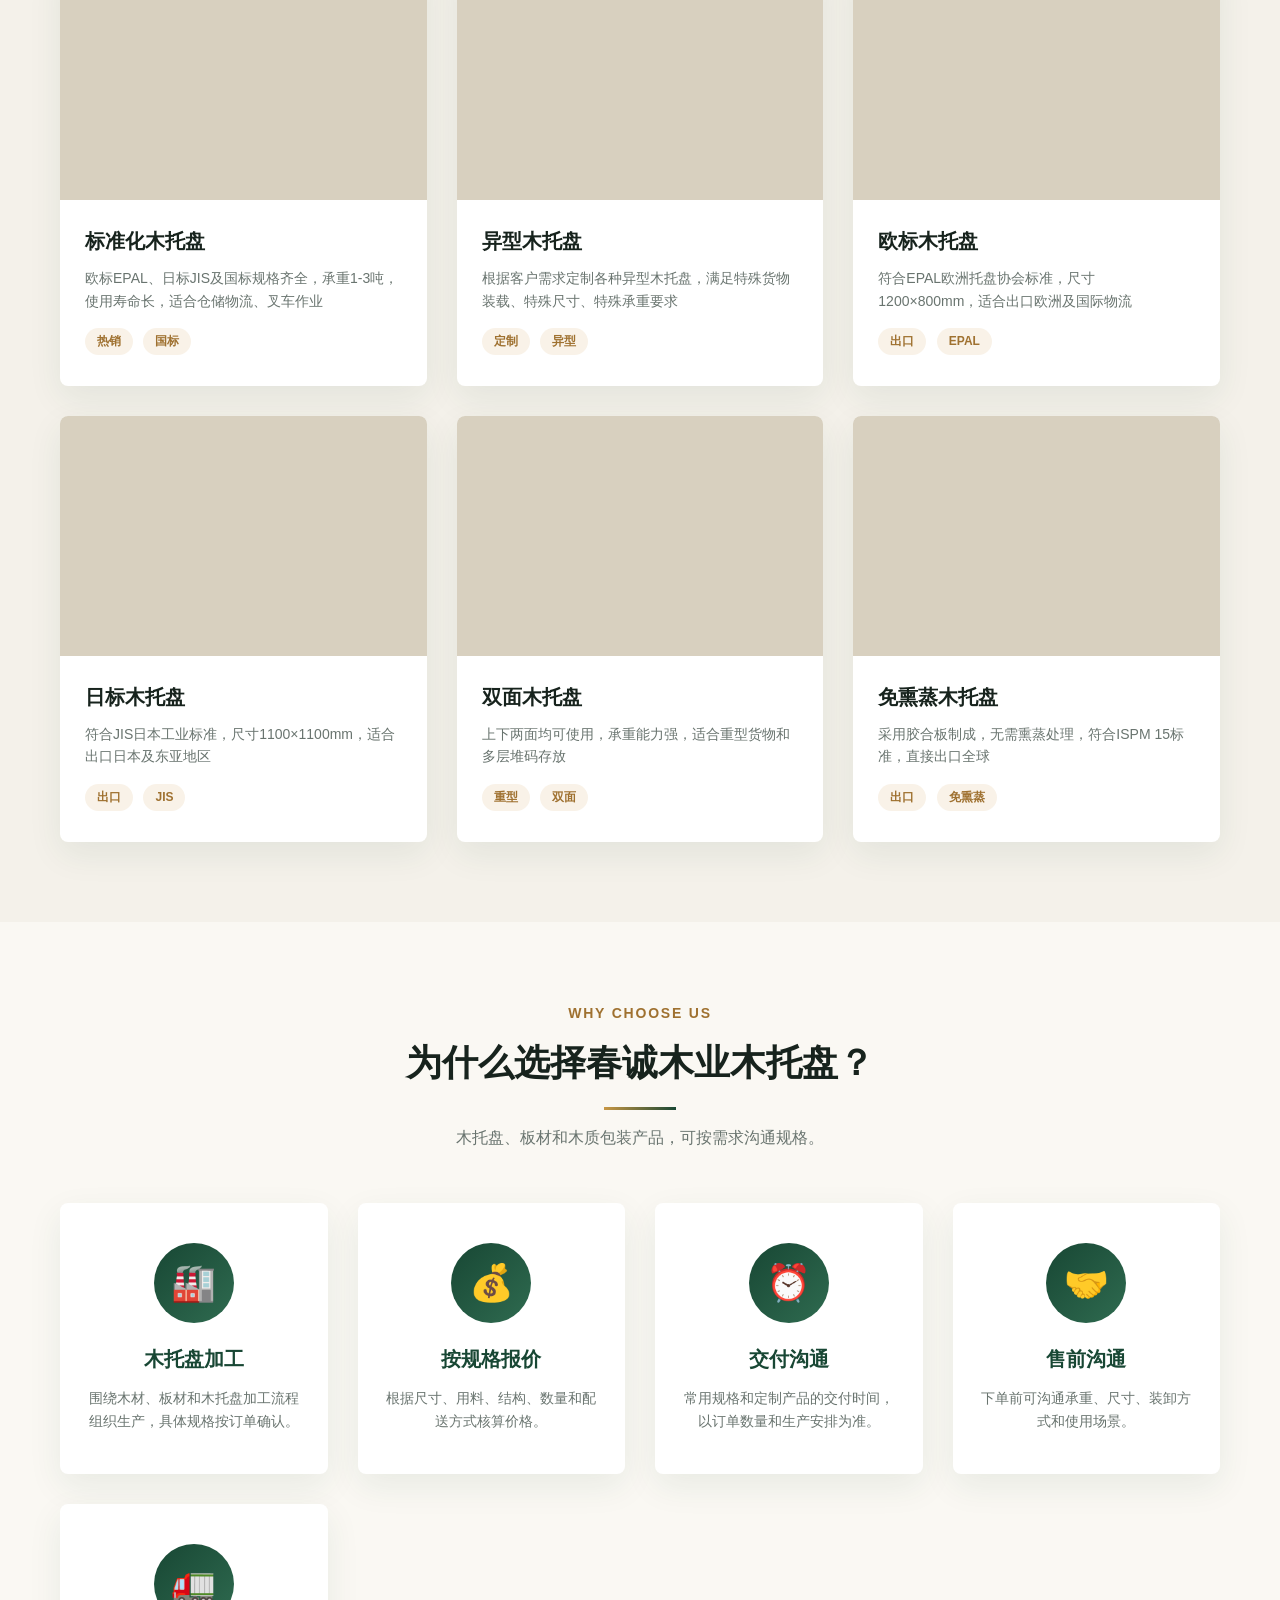
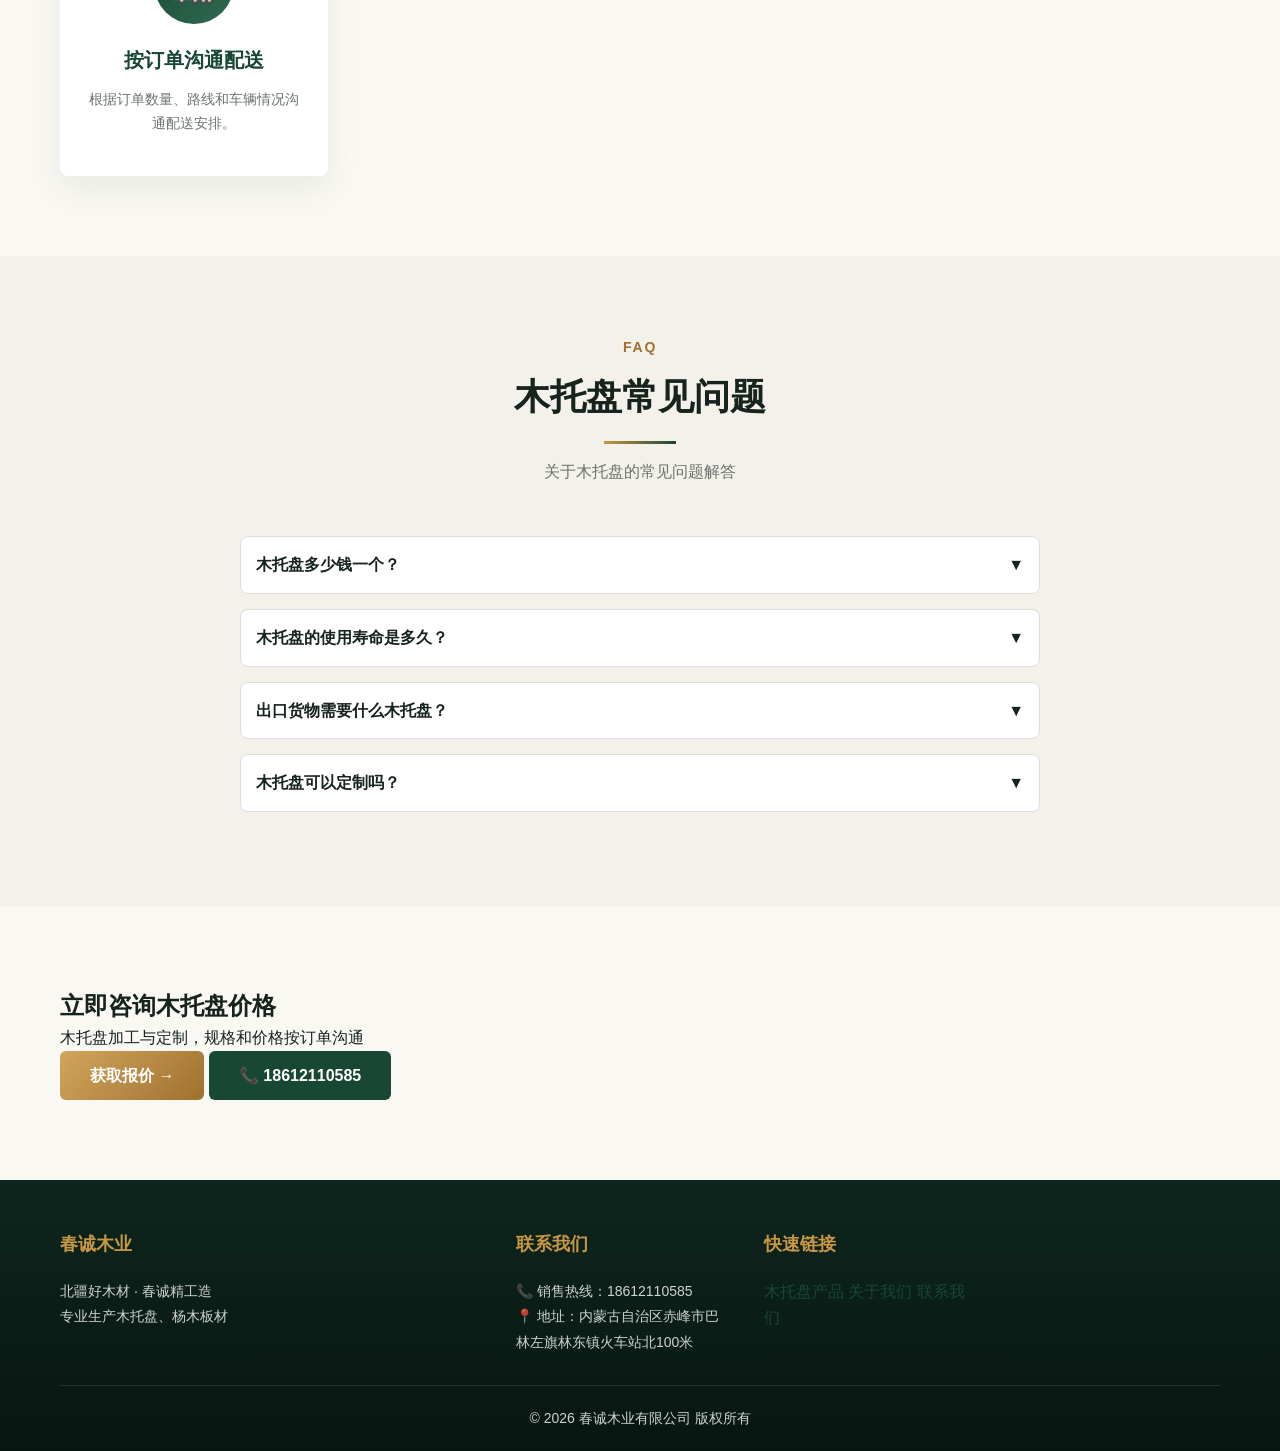
<file: pallet.html>
﻿<!DOCTYPE html>
<html lang="zh-CN">
<head>
    <meta charset="UTF-8">
    <meta name="viewport" content="width=device-width, initial-scale=1.0">
    <title>春城木业木托盘 - 木托盘加工与定制 | 春诚木业</title>
    <meta name="description" content="春城木业木托盘页面，巴林左旗春诚木业有限公司提供木托盘、异型木托盘、木制容器和杨木板材相关产品，可按规格、数量和使用场景沟通加工与配送。">
    <meta name="keywords" content="春城木业,春城木业官网,巴林左旗春城木业,春诚木业,巴林左旗春诚木业有限公司,木托盘,木托盘厂家,木托盘定制,标准化木托盘,异型木托盘,物流木托盘,仓储木托盘,内蒙古木托盘,赤峰木托盘,杨木板材">
    <link rel="canonical" href="https://merzhang896.github.io/chuncheng-wood/pallet.html">
    <meta name="robots" content="index, follow">
    <meta name="googlebot" content="index, follow">
    <meta name="bingbot" content="index, follow">
    <meta name="baidu-site-verification" content="春诚木业">
    <meta name="description" property="og:description" content="春城木业木托盘页面，巴林左旗春诚木业有限公司提供木托盘、异型木托盘、木制容器和杨木板材相关产品，可按规格、数量和使用场景沟通加工与配送。">
    <meta name="title" property="og:title" content="春城木业木托盘 - 木托盘加工与定制">
    <meta name="type" property="og:type" content="website">
    <meta name="url" property="og:url" content="https://merzhang896.github.io/chuncheng-wood/pallet.html">
    <script type="application/ld+json">
    {
        "@context": "https://schema.org",
        "@type": "Product",
        "name": "木托盘",
        "description": "春诚木业提供木托盘、异型木托盘和杨木板材等木质产品，可按规格、数量和使用场景沟通加工与配送。",
        "brand": {
            "@type": "Brand",
            "name": "春诚木业"
        },
        "offers": {
            "@type": "AggregateOffer",
            "priceCurrency": "CNY",
            "lowPrice": "35",
            "highPrice": "150",
            "offerCount": "100",
            "availability": "https://schema.org/InStock"
        },
        "review": {
            "@type": "Review",
            "reviewRating": {
                "@type": "Rating",
                "ratingValue": "5",
                "bestRating": "5"
            },
            "author": {
                "@type": "Person",
                "name": "客户"
            }
        }
    }
    </script>
    <link rel="stylesheet" href="css/style.css">
</head>
<body>
    <div class="top-bar">
        <div class="container">
            <span>📞 木托盘销售热线：18612110585 | 技术服务：18347340169</span>
            <div>
                <a href="contact.html">联系我们</a>            </div>
        </div>
    </div>

    <nav class="navbar">
        <div class="container">
            <a href="index.html" class="logo">
                <div class="logo-icon">🌲</div>
                <div class="logo-text">
                    <span>春诚木业</span>
                    <span class="small">CHUNCHENG WOOD</span>
                </div>
            </a>
            <ul class="nav-menu">
                <li><a href="index.html">首页</a></li>
                <li><a href="about.html">关于我们</a></li>
                <li><a href="pallet.html" class="active">木托盘</a></li>
                <li><a href="products.html">产品中心</a></li>
                <li><a href="factory.html">厂区展示</a></li>
                <li><a href="contact.html">联系我们</a></li>
            </ul>
        </div>
    </nav>

    <section class="page-banner">
        <div>
            <h1>木托盘厂家直销</h1>
            <p>木托盘加工 | 规格沟通 | 按单报价</p>
        </div>
    </section>

    <div class="breadcrumb">
        <div class="container">
            <a href="index.html">首页</a>
            <span class="separator">/</span>
            <span>木托盘</span>
        </div>
    </div>

    <section class="section">
        <div class="container">
            <div class="section-title">
                <div class="en">WOODEN PALLET</div>
                <h2>木托盘产品介绍</h2>
                <div class="line"></div>
                <p>春诚木业专业生产各类木托盘，标准化木托盘、异型木托盘定制，欧标、日标、国标齐全</p>
            </div>
            
            <div style="display: grid; grid-template-columns: 1fr 2fr; gap: 30px;">
                <div style="background: var(--bg-light); padding: 20px; border-radius: 8px;">
                    <h3>木托盘规格查询</h3>
                    <div style="margin-bottom: 15px;">
                        <label>木托盘类型：</label>
                        <select style="width: 100%; padding: 10px; border-radius: 4px; border: 1px solid #ddd;">
                            <option>标准化木托盘</option>
                            <option>异型木托盘</option>
                            <option>欧标木托盘(EPAL)</option>
                            <option>日标木托盘(JIS)</option>
                            <option>国标木托盘</option>
                        </select>
                    </div>
                    <div style="margin-bottom: 15px;">
                        <label>木托盘尺寸：</label>
                        <select style="width: 100%; padding: 10px; border-radius: 4px; border: 1px solid #ddd;">
                            <option>1200×800mm (欧标)</option>
                            <option>1100×1100mm (日标)</option>
                            <option>1200×1000mm (国标)</option>
                            <option>1100×1100mm</option>
                            <option>定制尺寸</option>
                        </select>
                    </div>
                    <div style="margin-bottom: 15px;">
                        <label>木托盘承重：</label>
                        <select style="width: 100%; padding: 10px; border-radius: 4px; border: 1px solid #ddd;">
                            <option>1000kg</option>
                            <option>2000kg</option>
                            <option>3000kg</option>
                            <option>5000kg</option>
                            <option>定制承重</option>
                        </select>
                    </div>
                    <button style="width: 100%; padding: 12px; background: var(--primary); color: white; border: none; border-radius: 4px; cursor: pointer;">查询价格</button>
                </div>
                
                <div>
                    <h3>什么是木托盘？</h3>
                    <p>木托盘是一种用于货物运输和仓储的木质承载器具，也称为木栈板、木卡板。木托盘是物流领域中最常用的托盘类型，具有成本低、强度高、易加工等优点。木托盘广泛应用于仓储物流、食品冷链、汽车制造、电商配送等领域。</p>
                    
                    <h3>木托盘的分类</h3>
                    <ul style="margin-left: 20px; line-height: 2;">
                        <li><strong>标准化木托盘：</strong>按照国际标准生产的木托盘，包括欧标EPAL托盘(1200×800mm)、日标JIS托盘(1100×1100mm)、国标托盘等</li>
                        <li><strong>异型木托盘：</strong>根据客户特殊需求定制的木托盘，包括特殊尺寸、特殊形状、特殊结构的木托盘</li>
                        <li><strong>双面木托盘：</strong>上下两面均可使用的木托盘，适用于重型货物和堆码存放</li>
                        <li><strong>免熏蒸木托盘：</strong>采用胶合板等复合板材制成，无需熏蒸即可出口，符合ISPM 15国际植物检疫标准</li>
                    </ul>

                    <h3>木托盘的材质</h3>
                    <ul style="margin-left: 20px; line-height: 2;">
                        <li><strong>杨木托盘：</strong>轻便经济，性价比高，适合一般货物运输</li>
                        <li><strong>松木托盘：</strong>坚固耐用，承重能力强，适合重型货物</li>
                        <li><strong>胶合板托盘：</strong>防水防潮，免熏蒸，适合出口货物</li>
                    </ul>
                </div>
            </div>
        </div>
    </section>

    <section class="section" style="background: var(--bg-light);">
        <div class="container">
            <div class="section-title">
                <div class="en">PALLET TYPES</div>
                <h2>木托盘种类</h2>
                <div class="line"></div>
                <p>春诚木业生产各类木托盘，满足不同客户需求</p>
            </div>
            <div class="product-grid">
                <div class="product-card">
                    <div class="product-image">🪵</div>
                    <div class="product-info">
                        <h3>标准化木托盘</h3>
                        <p>欧标EPAL、日标JIS及国标规格齐全，承重1-3吨，使用寿命长，适合仓储物流、叉车作业</p>
                        <span class="product-tag">热销</span>
                        <span class="product-tag">国标</span>
                    </div>
                </div>
                <div class="product-card">
                    <div class="product-image">📦</div>
                    <div class="product-info">
                        <h3>异型木托盘</h3>
                        <p>根据客户需求定制各种异型木托盘，满足特殊货物装载、特殊尺寸、特殊承重要求</p>
                        <span class="product-tag">定制</span>
                        <span class="product-tag">异型</span>
                    </div>
                </div>
                <div class="product-card">
                    <div class="product-image">🌍</div>
                    <div class="product-info">
                        <h3>欧标木托盘</h3>
                        <p>符合EPAL欧洲托盘协会标准，尺寸1200×800mm，适合出口欧洲及国际物流</p>
                        <span class="product-tag">出口</span>
                        <span class="product-tag">EPAL</span>
                    </div>
                </div>
                <div class="product-card">
                    <div class="product-image">🇯🇵</div>
                    <div class="product-info">
                        <h3>日标木托盘</h3>
                        <p>符合JIS日本工业标准，尺寸1100×1100mm，适合出口日本及东亚地区</p>
                        <span class="product-tag">出口</span>
                        <span class="product-tag">JIS</span>
                    </div>
                </div>
                <div class="product-card">
                    <div class="product-image">🔄</div>
                    <div class="product-info">
                        <h3>双面木托盘</h3>
                        <p>上下两面均可使用，承重能力强，适合重型货物和多层堆码存放</p>
                        <span class="product-tag">重型</span>
                        <span class="product-tag">双面</span>
                    </div>
                </div>
                <div class="product-card">
                    <div class="product-image">✈️</div>
                    <div class="product-info">
                        <h3>免熏蒸木托盘</h3>
                        <p>采用胶合板制成，无需熏蒸处理，符合ISPM 15标准，直接出口全球</p>
                        <span class="product-tag">出口</span>
                        <span class="product-tag">免熏蒸</span>
                    </div>
                </div>
            </div>
        </div>
    </section>

    <section class="section">
        <div class="container">
            <div class="section-title">
                <div class="en">WHY CHOOSE US</div>
                <h2>为什么选择春诚木业木托盘？</h2>
                <div class="line"></div>
                <p>木托盘、板材和木质包装产品，可按需求沟通规格。</p>
            </div>
            <div class="advantage-grid">
                <div class="advantage-card">
                    <div class="advantage-icon">🏭</div>
                    <h3>木托盘加工</h3>
                    <p>围绕木材、板材和木托盘加工流程组织生产，具体规格按订单确认。</p>
                </div>
                <div class="advantage-card">
                    <div class="advantage-icon">💰</div>
                    <h3>按规格报价</h3>
                    <p>根据尺寸、用料、结构、数量和配送方式核算价格。</p>
                </div>
                <div class="advantage-card">
                    <div class="advantage-icon">⏰</div>
                    <h3>交付沟通</h3>
                    <p>常用规格和定制产品的交付时间，以订单数量和生产安排为准。</p>
                </div>
                <div class="advantage-card">
                    <div class="advantage-icon">🤝</div>
                    <h3>售前沟通</h3>
                    <p>下单前可沟通承重、尺寸、装卸方式和使用场景。</p>
                </div>
                <div class="advantage-card">
                    <div class="advantage-icon">🚛</div>
                    <h3>按订单沟通配送</h3>
                    <p>根据订单数量、路线和车辆情况沟通配送安排。</p>
                </div>
            </div>
        </div>
    </section>

    <section class="section" style="background: var(--bg-light);">
        <div class="container">
            <div class="section-title">
                <div class="en">FAQ</div>
                <h2>木托盘常见问题</h2>
                <div class="line"></div>
                <p>关于木托盘的常见问题解答</p>
            </div>
            <div style="max-width: 800px; margin: 0 auto;">
                <div style="margin-bottom: 15px; border: 1px solid #ddd; border-radius: 8px; overflow: hidden;">
                    <div style="background: white; padding: 15px; font-weight: bold; cursor: pointer; display: flex; justify-content: space-between;" onclick="toggleFaq(this)">
                        <span>木托盘多少钱一个？</span>
                        <span>▼</span>
                    </div>
                    <div style="background: white; padding: 15px; display: none;">
                        <p>木托盘价格根据尺寸、材质、承重等因素而定，一般价格在35-150元之间。春诚木业木托盘价格优惠，量大更便宜，欢迎来电咨询：18612110585。</p>
                    </div>
                </div>
                <div style="margin-bottom: 15px; border: 1px solid #ddd; border-radius: 8px; overflow: hidden;">
                    <div style="background: white; padding: 15px; font-weight: bold; cursor: pointer; display: flex; justify-content: space-between;" onclick="toggleFaq(this)">
                        <span>木托盘的使用寿命是多久？</span>
                        <span>▼</span>
                    </div>
                    <div style="background: white; padding: 15px; display: none;">
                        <p>木托盘的使用寿命取决于使用环境和维护情况，正常情况下使用寿命可达2-3年，经过适当维护可延长至3-5年。春诚木业生产的木托盘采用优质杨木，日常检查流程，使用寿命更长。</p>
                    </div>
                </div>
                <div style="margin-bottom: 15px; border: 1px solid #ddd; border-radius: 8px; overflow: hidden;">
                    <div style="background: white; padding: 15px; font-weight: bold; cursor: pointer; display: flex; justify-content: space-between;" onclick="toggleFaq(this)">
                        <span>出口货物需要什么木托盘？</span>
                        <span>▼</span>
                    </div>
                    <div style="background: white; padding: 15px; display: none;">
                        <p>出口货物需要使用符合ISPM 15国际植物检疫标准的木托盘，包括经过熏蒸处理的实木托盘或免熏蒸胶合板托盘。春诚木业提供免熏蒸木托盘，无需熏蒸即可直接出口。</p>
                    </div>
                </div>
                <div style="margin-bottom: 15px; border: 1px solid #ddd; border-radius: 8px; overflow: hidden;">
                    <div style="background: white; padding: 15px; font-weight: bold; cursor: pointer; display: flex; justify-content: space-between;" onclick="toggleFaq(this)">
                        <span>木托盘可以定制吗？</span>
                        <span>▼</span>
                    </div>
                    <div style="background: white; padding: 15px; display: none;">
                        <p>可以的，春诚木业提供木托盘定制服务，根据客户需求定制特殊尺寸、特殊形状、特殊结构的异型木托盘。定制周期一般为7天，量大更优惠。</p>
                    </div>
                </div>
            </div>
        </div>
    </section>

    <section class="section cta-section">
        <div class="container">
            <h2>立即咨询木托盘价格</h2>
            <p>木托盘加工与定制，规格和价格按订单沟通</p>
            <div>
                <a href="contact.html" class="btn btn-gold">获取报价 →</a>
                <a href="tel:18612110585" class="btn">📞 18612110585</a>
            </div>
        </div>
    </section>

    <footer class="footer">
        <div class="container">
            <div class="footer-content">
                <div>
                    <h4>春诚木业</h4>
                    <p>北疆好木材 · 春诚精工造</p>
                    <p>专业生产木托盘、杨木板材</p>
                </div>
                <div>
                    <h4>联系我们</h4>
                    <p>📞 销售热线：18612110585</p>
                    <p>📍 地址：内蒙古自治区赤峰市巴林左旗林东镇火车站北100米</p>
                </div>
                <div>
                    <h4>快速链接</h4>
                    <a href="products.html">木托盘产品</a>
                    <a href="about.html">关于我们</a>
                    <a href="contact.html">联系我们</a>
                </div>
            </div>
            <div class="footer-bottom">
                <p>&copy; 2026 春诚木业有限公司 版权所有</p>
            </div>
        </div>
    </footer>

    <div class="back-to-top" id="backToTop">↑</div>
    <script src="js/main.js"></script>
</body>
</html>
</file>
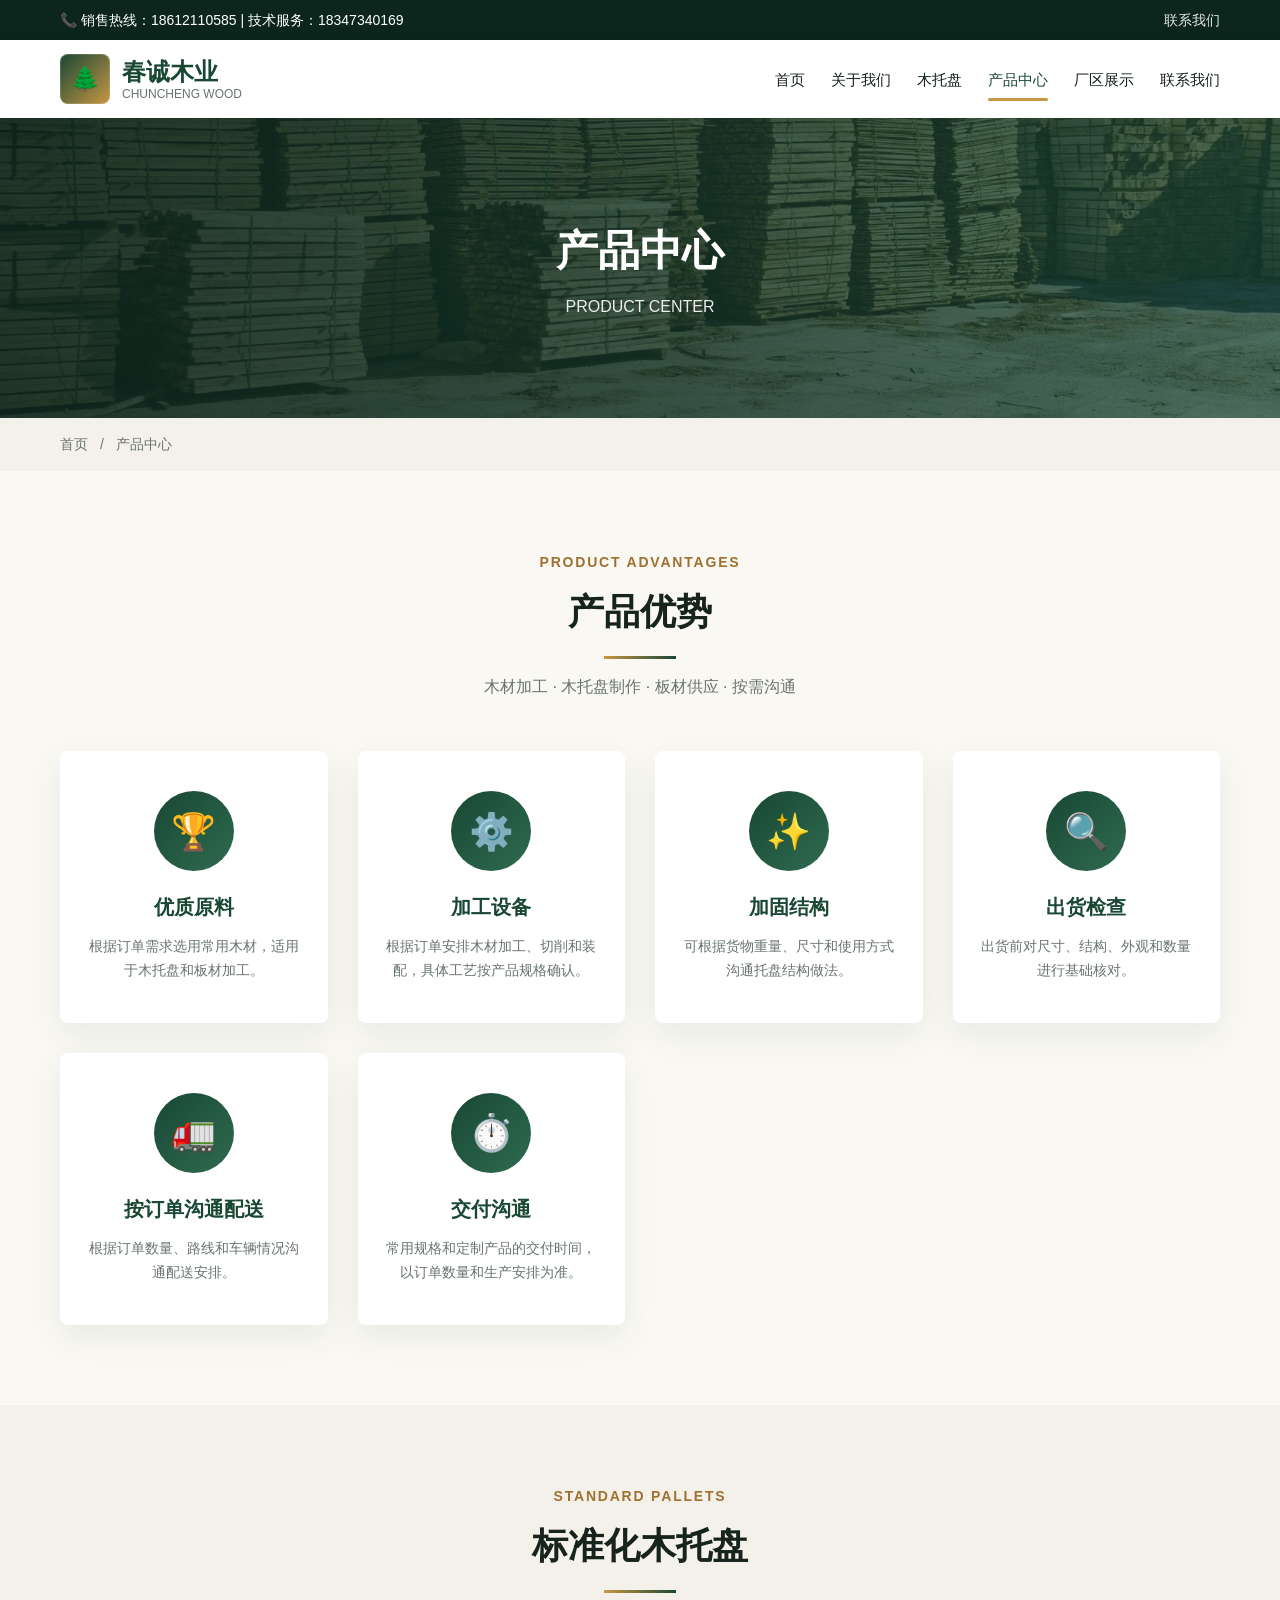
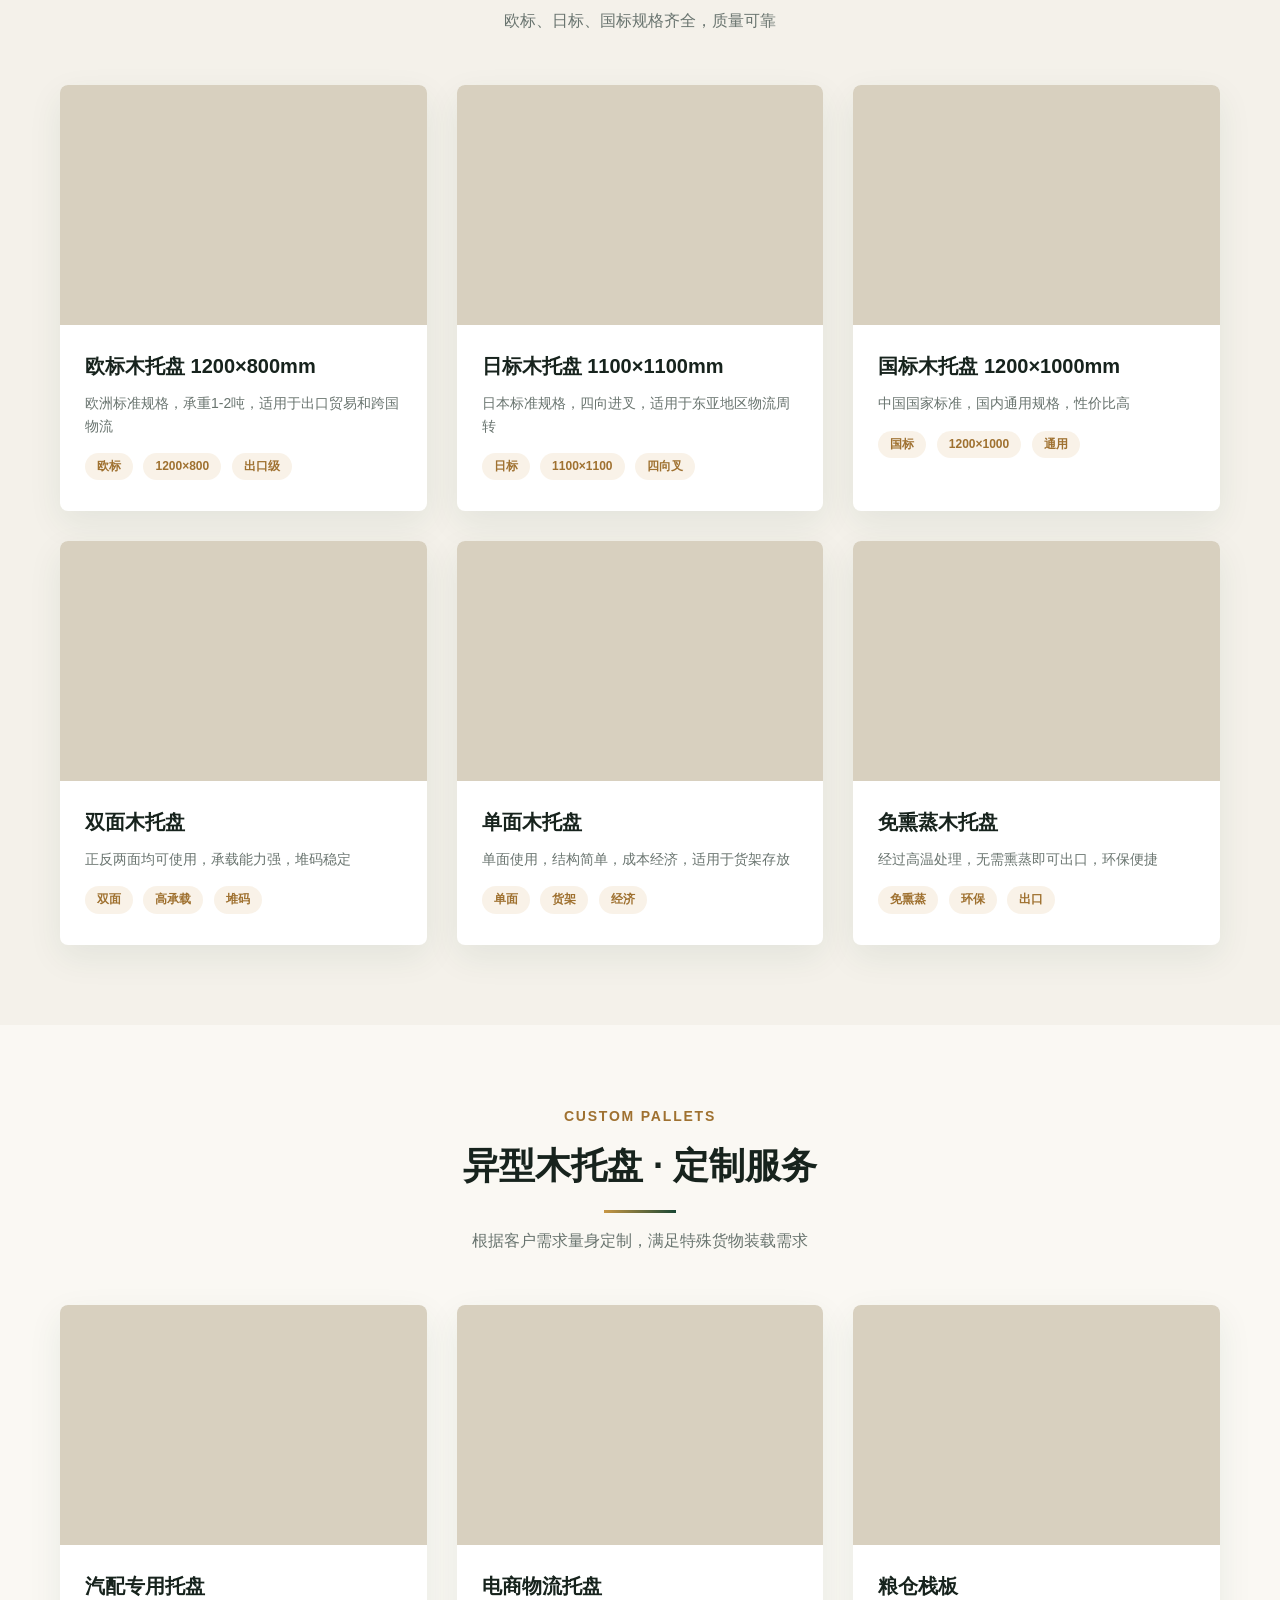
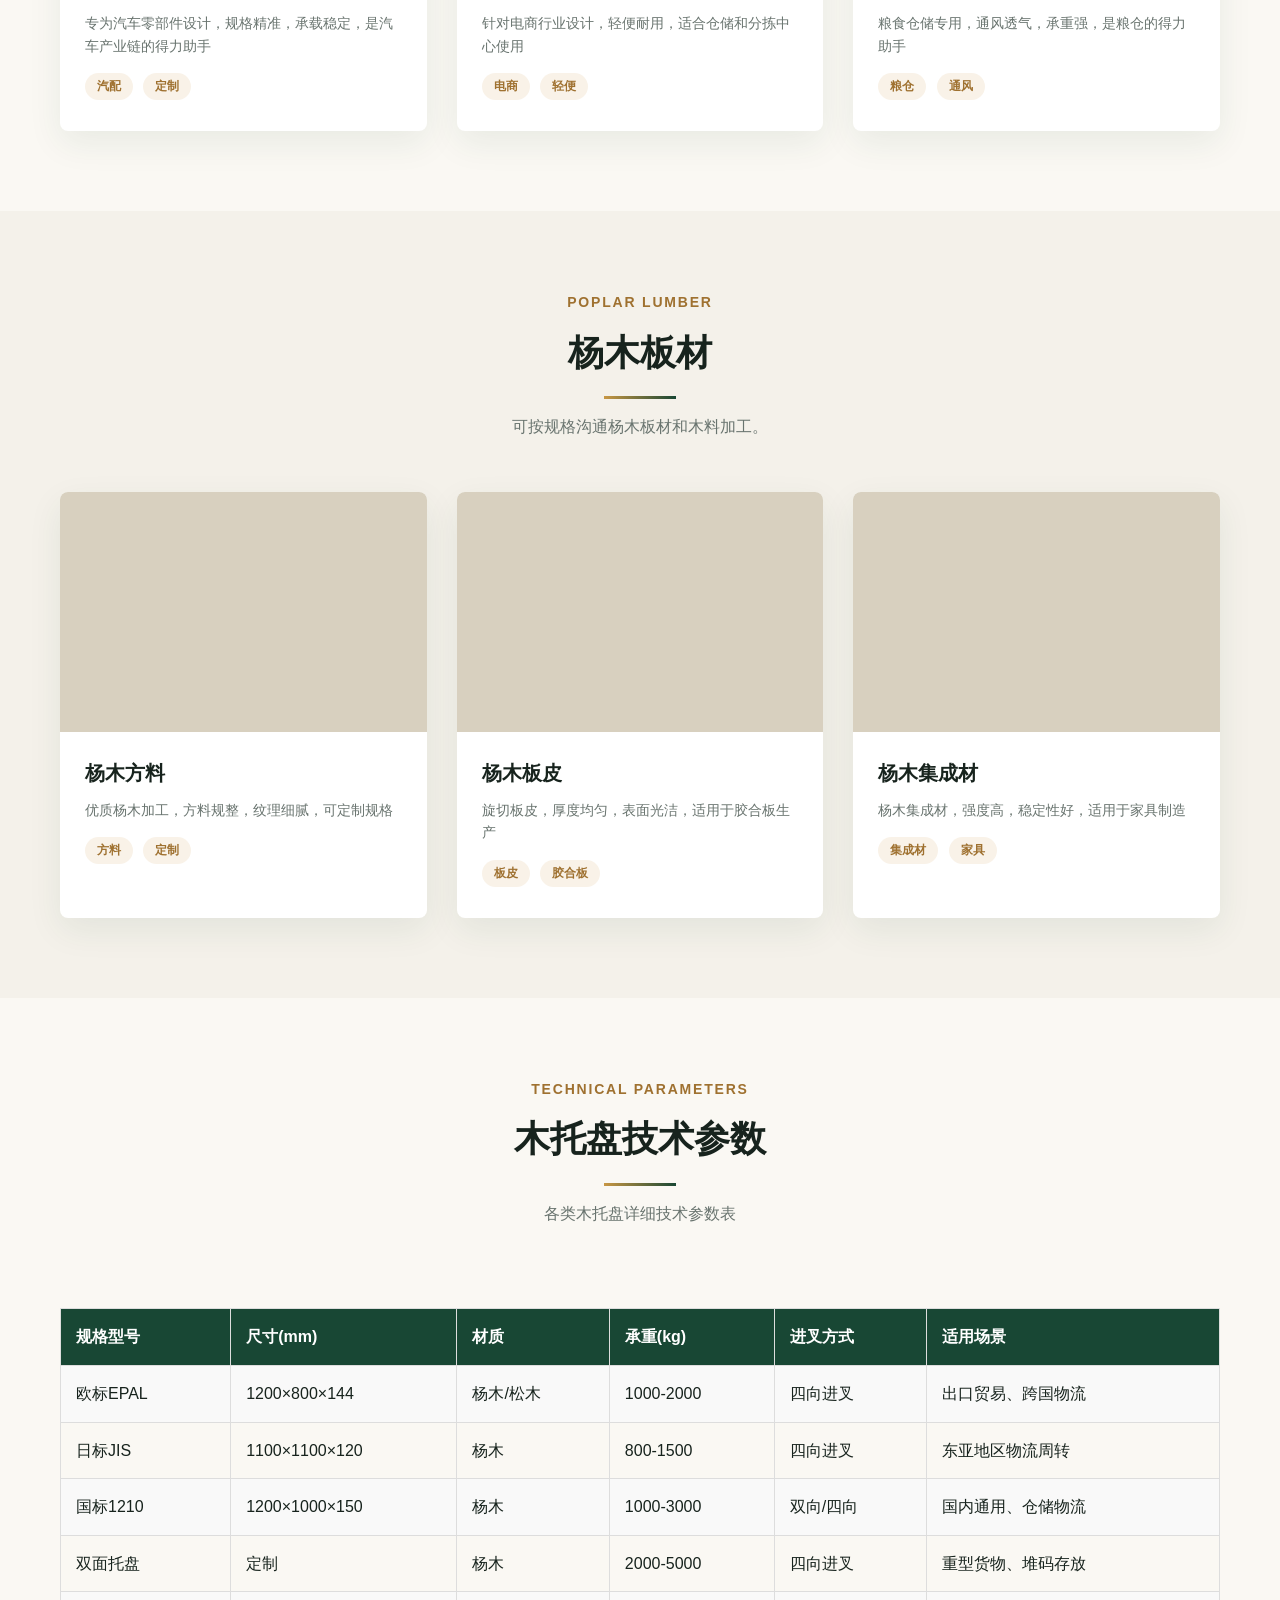
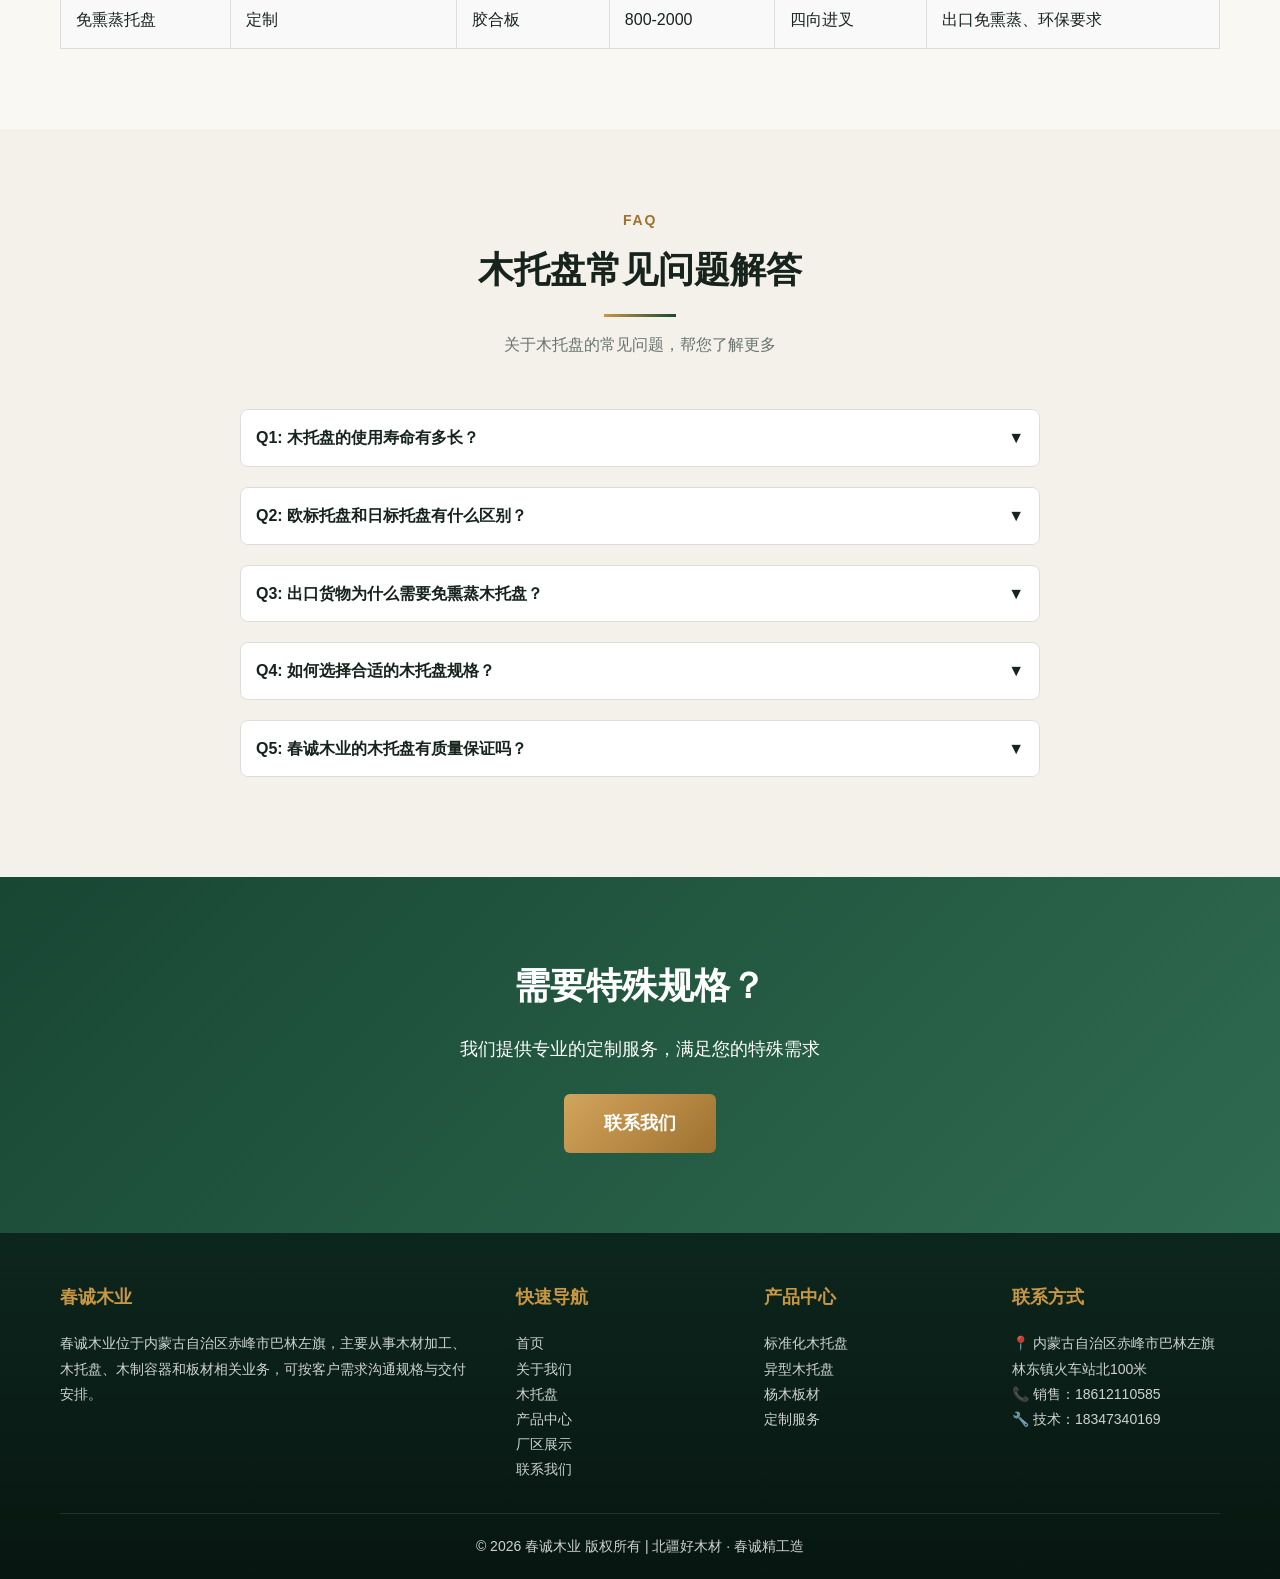
<file: products.html>
﻿<!DOCTYPE html>
<html lang="zh-CN">
<head>
    <meta charset="UTF-8">
    <meta name="viewport" content="width=device-width, initial-scale=1.0">
    <title>春城木业产品中心 - 木托盘与杨木板材 | 春诚木业</title>
    <meta name="description" content="春城木业产品中心，巴林左旗春诚木业有限公司提供木托盘、木制容器、杨木板材等木质产品，可按规格和订单需求沟通加工与配送。">
    <meta name="keywords" content="春城木业,春城木业官网,巴林左旗春城木业,春诚木业,巴林左旗春诚木业有限公司,木托盘,标准化木托盘,异型木托盘,杨木板材,木托盘定制,物流托盘,仓储托盘,赤峰木托盘">
    <link rel="canonical" href="https://merzhang896.github.io/chuncheng-wood/products.html">
    <script type="application/ld+json">
    {
        "@context": "https://schema.org",
        "@type": "Product",
        "name": "木托盘",
        "description": "春诚木业提供标准化木托盘、异型木托盘和杨木板材等木质产品，可按订单需求沟通规格、数量和交付安排。",
        "brand": {
            "@type": "Brand",
            "name": "春诚木业"
        },
        "offers": {
            "@type": "AggregateOffer",
            "priceCurrency": "CNY",
            "lowPrice": "35",
            "highPrice": "150",
            "offerCount": "100",
            "availability": "https://schema.org/InStock"
        }
    }
    </script>
    <link rel="stylesheet" href="css/style.css">
</head>
<body>
    <div class="top-bar">
        <div class="container">
            <span>📞 销售热线：18612110585 | 技术服务：18347340169</span>
            <div>
                <a href="contact.html">联系我们</a>            </div>
        </div>
    </div>

    <nav class="navbar">
        <div class="container">
            <a href="index.html" class="logo">
                <div class="logo-icon">🌲</div>
                <div class="logo-text">
                    <span>春诚木业</span>
                    <span class="small">CHUNCHENG WOOD</span>
                </div>
            </a>
            <ul class="nav-menu">
                <li><a href="index.html">首页</a></li>
                <li><a href="about.html">关于我们</a></li>
                <li><a href="pallet.html">木托盘</a></li>
                <li><a href="products.html" class="active">产品中心</a></li>
                <li><a href="factory.html">厂区展示</a></li>
                <li><a href="contact.html">联系我们</a></li>
            </ul>
        </div>
    </nav>

    <section class="page-banner">
        <div>
            <h1>产品中心</h1>
            <p>PRODUCT CENTER</p>
        </div>
    </section>

    <div class="breadcrumb">
        <div class="container">
            <a href="index.html">首页</a>
            <span class="separator">/</span>
            <span>产品中心</span>
        </div>
    </div>

    <!-- 产品优势 -->
    <section class="section">
        <div class="container">
            <div class="section-title">
                <div class="en">PRODUCT ADVANTAGES</div>
                <h2>产品优势</h2>
                <div class="line"></div>
                <p>木材加工 · 木托盘制作 · 板材供应 · 按需沟通</p>
            </div>
            <div class="advantage-grid">
                <div class="advantage-card">
                    <div class="advantage-icon">🏆</div>
                    <h3>优质原料</h3>
                    <p>根据订单需求选用常用木材，适用于木托盘和板材加工。</p>
                </div>
                <div class="advantage-card">
                    <div class="advantage-icon">⚙️</div>
                    <h3>加工设备</h3>
                    <p>根据订单安排木材加工、切削和装配，具体工艺按产品规格确认。</p>
                </div>
                <div class="advantage-card">
                    <div class="advantage-icon">✨</div>
                    <h3>加固结构</h3>
                    <p>可根据货物重量、尺寸和使用方式沟通托盘结构做法。</p>
                </div>
                <div class="advantage-card">
                    <div class="advantage-icon">🔍</div>
                    <h3>出货检查</h3>
                    <p>出货前对尺寸、结构、外观和数量进行基础核对。</p>
                </div>
                <div class="advantage-card">
                    <div class="advantage-icon">🚛</div>
                    <h3>按订单沟通配送</h3>
                    <p>根据订单数量、路线和车辆情况沟通配送安排。</p>
                </div>
                <div class="advantage-card">
                    <div class="advantage-icon">⏱️</div>
                    <h3>交付沟通</h3>
                    <p>常用规格和定制产品的交付时间，以订单数量和生产安排为准。</p>
                </div>
            </div>
        </div>
    </section>

    <!-- 标准化木托盘 -->
    <section class="section" style="background: var(--bg-light);">
        <div class="container">
            <div class="section-title">
                <div class="en">STANDARD PALLETS</div>
                <h2>标准化木托盘</h2>
                <div class="line"></div>
                <p>欧标、日标、国标规格齐全，质量可靠</p>
            </div>
            <div class="product-grid">
                <div class="product-card">
                    <div class="product-image">📦</div>
                    <div class="product-info">
                        <h3>欧标木托盘 1200×800mm</h3>
                        <p>欧洲标准规格，承重1-2吨，适用于出口贸易和跨国物流</p>
                        <span class="product-tag">欧标</span>
                        <span class="product-tag">1200×800</span>
                        <span class="product-tag">出口级</span>
                    </div>
                </div>
                <div class="product-card">
                    <div class="product-image">📦</div>
                    <div class="product-info">
                        <h3>日标木托盘 1100×1100mm</h3>
                        <p>日本标准规格，四向进叉，适用于东亚地区物流周转</p>
                        <span class="product-tag">日标</span>
                        <span class="product-tag">1100×1100</span>
                        <span class="product-tag">四向叉</span>
                    </div>
                </div>
                <div class="product-card">
                    <div class="product-image">📦</div>
                    <div class="product-info">
                        <h3>国标木托盘 1200×1000mm</h3>
                        <p>中国国家标准，国内通用规格，性价比高</p>
                        <span class="product-tag">国标</span>
                        <span class="product-tag">1200×1000</span>
                        <span class="product-tag">通用</span>
                    </div>
                </div>
                <div class="product-card">
                    <div class="product-image">📦</div>
                    <div class="product-info">
                        <h3>双面木托盘</h3>
                        <p>正反两面均可使用，承载能力强，堆码稳定</p>
                        <span class="product-tag">双面</span>
                        <span class="product-tag">高承载</span>
                        <span class="product-tag">堆码</span>
                    </div>
                </div>
                <div class="product-card">
                    <div class="product-image">📦</div>
                    <div class="product-info">
                        <h3>单面木托盘</h3>
                        <p>单面使用，结构简单，成本经济，适用于货架存放</p>
                        <span class="product-tag">单面</span>
                        <span class="product-tag">货架</span>
                        <span class="product-tag">经济</span>
                    </div>
                </div>
                <div class="product-card">
                    <div class="product-image">📦</div>
                    <div class="product-info">
                        <h3>免熏蒸木托盘</h3>
                        <p>经过高温处理，无需熏蒸即可出口，环保便捷</p>
                        <span class="product-tag">免熏蒸</span>
                        <span class="product-tag">环保</span>
                        <span class="product-tag">出口</span>
                    </div>
                </div>
            </div>
        </div>
    </section>

    <!-- 异型木托盘 -->
    <section class="section">
        <div class="container">
            <div class="section-title">
                <div class="en">CUSTOM PALLETS</div>
                <h2>异型木托盘 · 定制服务</h2>
                <div class="line"></div>
                <p>根据客户需求量身定制，满足特殊货物装载需求</p>
            </div>
            <div class="product-grid">
                <div class="product-card">
                    <div class="product-image">🎨</div>
                    <div class="product-info">
                        <h3>汽配专用托盘</h3>
                        <p>专为汽车零部件设计，规格精准，承载稳定，是汽车产业链的得力助手</p>
                        <span class="product-tag">汽配</span>
                        <span class="product-tag">定制</span>
                    </div>
                </div>
                <div class="product-card">
                    <div class="product-image">🎨</div>
                    <div class="product-info">
                        <h3>电商物流托盘</h3>
                        <p>针对电商行业设计，轻便耐用，适合仓储和分拣中心使用</p>
                        <span class="product-tag">电商</span>
                        <span class="product-tag">轻便</span>
                    </div>
                </div>
                <div class="product-card">
                    <div class="product-image">🎨</div>
                    <div class="product-info">
                        <h3>粮仓栈板</h3>
                        <p>粮食仓储专用，通风透气，承重强，是粮仓的得力助手</p>
                        <span class="product-tag">粮仓</span>
                        <span class="product-tag">通风</span>
                    </div>
                </div>
            </div>
        </div>
    </section>

    <!-- 杨木板材 -->
    <section class="section" style="background: var(--bg-light);">
        <div class="container">
            <div class="section-title">
                <div class="en">POPLAR LUMBER</div>
                <h2>杨木板材</h2>
                <div class="line"></div>
                <p>可按规格沟通杨木板材和木料加工。</p>
            </div>
            <div class="product-grid">
                <div class="product-card">
                    <div class="product-image">🪵</div>
                    <div class="product-info">
                        <h3>杨木方料</h3>
                        <p>优质杨木加工，方料规整，纹理细腻，可定制规格</p>
                        <span class="product-tag">方料</span>
                        <span class="product-tag">定制</span>
                    </div>
                </div>
                <div class="product-card">
                    <div class="product-image">🪵</div>
                    <div class="product-info">
                        <h3>杨木板皮</h3>
                        <p>旋切板皮，厚度均匀，表面光洁，适用于胶合板生产</p>
                        <span class="product-tag">板皮</span>
                        <span class="product-tag">胶合板</span>
                    </div>
                </div>
                <div class="product-card">
                    <div class="product-image">🪵</div>
                    <div class="product-info">
                        <h3>杨木集成材</h3>
                        <p>杨木集成材，强度高，稳定性好，适用于家具制造</p>
                        <span class="product-tag">集成材</span>
                        <span class="product-tag">家具</span>
                    </div>
                </div>
            </div>
        </div>
    </section>

    <!-- 产品技术参数 -->
    <section class="section">
        <div class="container">
            <div class="section-title">
                <div class="en">TECHNICAL PARAMETERS</div>
                <h2>木托盘技术参数</h2>
                <div class="line"></div>
                <p>各类木托盘详细技术参数表</p>
            </div>
            <div style="overflow-x: auto;">
                <table style="width: 100%; border-collapse: collapse; margin-top: 30px;">
                    <thead>
                        <tr style="background: var(--primary); color: white;">
                            <th style="padding: 15px; text-align: left; border: 1px solid #ddd;">规格型号</th>
                            <th style="padding: 15px; text-align: left; border: 1px solid #ddd;">尺寸(mm)</th>
                            <th style="padding: 15px; text-align: left; border: 1px solid #ddd;">材质</th>
                            <th style="padding: 15px; text-align: left; border: 1px solid #ddd;">承重(kg)</th>
                            <th style="padding: 15px; text-align: left; border: 1px solid #ddd;">进叉方式</th>
                            <th style="padding: 15px; text-align: left; border: 1px solid #ddd;">适用场景</th>
                        </tr>
                    </thead>
                    <tbody>
                        <tr style="background: #f9f9f9;">
                            <td style="padding: 15px; border: 1px solid #ddd;">欧标EPAL</td>
                            <td style="padding: 15px; border: 1px solid #ddd;">1200×800×144</td>
                            <td style="padding: 15px; border: 1px solid #ddd;">杨木/松木</td>
                            <td style="padding: 15px; border: 1px solid #ddd;">1000-2000</td>
                            <td style="padding: 15px; border: 1px solid #ddd;">四向进叉</td>
                            <td style="padding: 15px; border: 1px solid #ddd;">出口贸易、跨国物流</td>
                        </tr>
                        <tr>
                            <td style="padding: 15px; border: 1px solid #ddd;">日标JIS</td>
                            <td style="padding: 15px; border: 1px solid #ddd;">1100×1100×120</td>
                            <td style="padding: 15px; border: 1px solid #ddd;">杨木</td>
                            <td style="padding: 15px; border: 1px solid #ddd;">800-1500</td>
                            <td style="padding: 15px; border: 1px solid #ddd;">四向进叉</td>
                            <td style="padding: 15px; border: 1px solid #ddd;">东亚地区物流周转</td>
                        </tr>
                        <tr style="background: #f9f9f9;">
                            <td style="padding: 15px; border: 1px solid #ddd;">国标1210</td>
                            <td style="padding: 15px; border: 1px solid #ddd;">1200×1000×150</td>
                            <td style="padding: 15px; border: 1px solid #ddd;">杨木</td>
                            <td style="padding: 15px; border: 1px solid #ddd;">1000-3000</td>
                            <td style="padding: 15px; border: 1px solid #ddd;">双向/四向</td>
                            <td style="padding: 15px; border: 1px solid #ddd;">国内通用、仓储物流</td>
                        </tr>
                        <tr>
                            <td style="padding: 15px; border: 1px solid #ddd;">双面托盘</td>
                            <td style="padding: 15px; border: 1px solid #ddd;">定制</td>
                            <td style="padding: 15px; border: 1px solid #ddd;">杨木</td>
                            <td style="padding: 15px; border: 1px solid #ddd;">2000-5000</td>
                            <td style="padding: 15px; border: 1px solid #ddd;">四向进叉</td>
                            <td style="padding: 15px; border: 1px solid #ddd;">重型货物、堆码存放</td>
                        </tr>
                        <tr style="background: #f9f9f9;">
                            <td style="padding: 15px; border: 1px solid #ddd;">免熏蒸托盘</td>
                            <td style="padding: 15px; border: 1px solid #ddd;">定制</td>
                            <td style="padding: 15px; border: 1px solid #ddd;">胶合板</td>
                            <td style="padding: 15px; border: 1px solid #ddd;">800-2000</td>
                            <td style="padding: 15px; border: 1px solid #ddd;">四向进叉</td>
                            <td style="padding: 15px; border: 1px solid #ddd;">出口免熏蒸、环保要求</td>
                        </tr>
                    </tbody>
                </table>
            </div>
        </div>
    </section>

    <!-- FAQ常见问题 -->
    <section class="section" style="background: var(--bg-light);">
        <div class="container">
            <div class="section-title">
                <div class="en">FAQ</div>
                <h2>木托盘常见问题解答</h2>
                <div class="line"></div>
                <p>关于木托盘的常见问题，帮您了解更多</p>
            </div>
            <div style="max-width: 800px; margin: 0 auto;">
                <div style="margin-bottom: 20px; border: 1px solid #ddd; border-radius: 8px; overflow: hidden;">
                    <div style="background: white; padding: 15px; font-weight: bold; cursor: pointer; display: flex; justify-content: space-between;" onclick="toggleFaq(this)">
                        <span>Q1: 木托盘的使用寿命有多长？</span>
                        <span>▼</span>
                    </div>
                    <div style="background: white; padding: 15px; display: none;">
                        <p>木托盘的使用寿命取决于使用环境和维护情况。在正常仓储物流环境下，春诚木业生产的木托盘使用寿命可达2-3年，经过适当维护可延长至3-5年。关键因素包括：货物重量、使用频率、存储环境湿度、叉车操作规范等。</p>
                    </div>
                </div>
                <div style="margin-bottom: 20px; border: 1px solid #ddd; border-radius: 8px; overflow: hidden;">
                    <div style="background: white; padding: 15px; font-weight: bold; cursor: pointer; display: flex; justify-content: space-between;" onclick="toggleFaq(this)">
                        <span>Q2: 欧标托盘和日标托盘有什么区别？</span>
                        <span>▼</span>
                    </div>
                    <div style="background: white; padding: 15px; display: none;">
                        <p>欧标托盘(EPAL)尺寸为1200×800mm，主要用于欧洲地区，结构要求严格，需符合EPAL认证标准。日标托盘(JIS)尺寸为1100×1100mm，主要用于日本及东亚地区，通常为四向进叉设计。两者在材质要求、承重标准、检验规则等方面均有差异。春诚木业可根据客户需求生产符合各类标准的木托盘。</p>
                    </div>
                </div>
                <div style="margin-bottom: 20px; border: 1px solid #ddd; border-radius: 8px; overflow: hidden;">
                    <div style="background: white; padding: 15px; font-weight: bold; cursor: pointer; display: flex; justify-content: space-between;" onclick="toggleFaq(this)">
                        <span>Q3: 出口货物为什么需要免熏蒸木托盘？</span>
                        <span>▼</span>
                    </div>
                    <div style="background: white; padding: 15px; display: none;">
                        <p>根据国际植物检疫标准(ISPM 15)，所有木质包装材料出口到欧盟、美国、加拿大、澳大利亚等国家都必须经过熏蒸处理或使用免熏蒸材料。免熏蒸木托盘采用胶合板等复合板材制成，无需单独熏蒸即可出口，节省时间和成本，是出口企业的首选。</p>
                    </div>
                </div>
                <div style="margin-bottom: 20px; border: 1px solid #ddd; border-radius: 8px; overflow: hidden;">
                    <div style="background: white; padding: 15px; font-weight: bold; cursor: pointer; display: flex; justify-content: space-between;" onclick="toggleFaq(this)">
                        <span>Q4: 如何选择合适的木托盘规格？</span>
                        <span>▼</span>
                    </div>
                    <div style="background: white; padding: 15px; display: none;">
                        <p>选择木托盘规格需考虑以下因素：1)货物尺寸和重量；2)运输工具尺寸(集装箱、货车)；3)仓储货架尺寸；4)使用地区标准(出口需符合目的国标准)；5)进叉方式(双向/四向)。春诚木业专业团队可根据您的具体需求提供选型建议，确保托盘与您的物流系统完美匹配。</p>
                    </div>
                </div>
                <div style="margin-bottom: 20px; border: 1px solid #ddd; border-radius: 8px; overflow: hidden;">
                    <div style="background: white; padding: 15px; font-weight: bold; cursor: pointer; display: flex; justify-content: space-between;" onclick="toggleFaq(this)">
                        <span>Q5: 春诚木业的木托盘有质量保证吗？</span>
                        <span>▼</span>
                    </div>
                    <div style="background: white; padding: 15px; display: none;">
                        <p>出货前会对产品尺寸、结构、数量和外观进行基础核对。具体验收标准、售后方式和使用注意事项，建议在下单前沟通确认。</p>
                    </div>
                </div>
            </div>
        </div>
    </section>

    <!-- 联系我们CTA -->
    <section class="section" style="background: linear-gradient(135deg, var(--primary), var(--primary-light)); color: #fff; text-align: center;">
        <div class="container">
            <h2 style="color: #fff; font-size: 36px; margin-bottom: 20px;">需要特殊规格？</h2>
            <p style="font-size: 18px; margin-bottom: 30px;">我们提供专业的定制服务，满足您的特殊需求</p>
            <a href="contact.html" class="btn btn-gold btn-large">联系我们</a>
        </div>
    </section>

    <footer class="footer">
        <div class="container">
            <div class="footer-content">
                <div>
                    <h4>春诚木业</h4>
                    <p>春诚木业位于内蒙古自治区赤峰市巴林左旗，主要从事木材加工、木托盘、木制容器和板材相关业务，可按客户需求沟通规格与交付安排。</p>
                </div>
                <div>
                    <h4>快速导航</h4>
                                        <ul>
                        <li><a href="index.html">首页</a></li>
                        <li><a href="about.html">关于我们</a></li>
                        <li><a href="pallet.html">木托盘</a></li>
                        <li><a href="products.html">产品中心</a></li>
                        <li><a href="factory.html">厂区展示</a></li>
                        <li><a href="contact.html">联系我们</a></li>
                    </ul>
                </div>
                <div>
                    <h4>产品中心</h4>
                    <ul>
                        <li><a href="products.html">标准化木托盘</a></li>
                        <li><a href="products.html">异型木托盘</a></li>
                        <li><a href="products.html">杨木板材</a></li>
                        <li><a href="products.html">定制服务</a></li>
                    </ul>
                </div>
                <div>
                    <h4>联系方式</h4>
                    <ul>
                        <li>📍 内蒙古自治区赤峰市巴林左旗林东镇火车站北100米</li>
                        <li>📞 销售：18612110585</li>
                        <li>🔧 技术：18347340169</li>
                    </ul>
                </div>
            </div>
            <div class="footer-bottom">
                <p>© 2026 春诚木业 版权所有 | 北疆好木材 · 春诚精工造</p>
            </div>
        </div>
    </footer>

    <div class="back-to-top" id="backToTop">↑</div>
    <script src="js/main.js"></script>
</body>
</html>
</file>
<file: css/style.css>
/* ===== 森林绿主题 - 春诚木业官网样式 ===== */

* {
    margin: 0;
    padding: 0;
    box-sizing: border-box;
}

:root {
    --primary: #2d5a3d;
    --primary-light: #4a7c59;
    --primary-dark: #1f3f2a;
    --accent: #8fbc8f;
    --gold: #d4af37;
    --text-dark: #2c3e50;
    --text-light: #6c757d;
    --bg-light: #f8f9fa;
    --bg-white: #ffffff;
    --border: #e0e0e0;
    --shadow: 0 2px 12px rgba(45, 90, 61, 0.1);
    --shadow-hover: 0 8px 24px rgba(45, 90, 61, 0.15);
}

body {
    font-family: "Microsoft YaHei", "PingFang SC", "Helvetica Neue", sans-serif;
    color: var(--text-dark);
    line-height: 1.6;
    background-color: var(--bg-white);
    overflow-x: hidden;
}

a {
    color: var(--primary);
    text-decoration: none;
    transition: color 0.3s;
}

a:hover {
    color: var(--primary-light);
}

/* ===== 顶部导航 ===== */
.top-bar {
    background: var(--primary-dark);
    color: #fff;
    padding: 8px 0;
    font-size: 14px;
}

.top-bar .container {
    display: flex;
    justify-content: space-between;
    align-items: center;
}

.top-bar a {
    color: #fff;
    margin-left: 15px;
    opacity: 0.9;
}

.top-bar a:hover {
    opacity: 1;
}

.navbar {
    background: #fff;
    box-shadow: var(--shadow);
    padding: 15px 0;
    position: sticky;
    top: 0;
    z-index: 1000;
}

.navbar .container {
    display: flex;
    justify-content: space-between;
    align-items: center;
}

.logo {
    display: flex;
    align-items: center;
    font-size: 24px;
    font-weight: bold;
    color: var(--primary);
}

.logo-icon {
    width: 50px;
    height: 50px;
    background: var(--primary);
    color: #fff;
    border-radius: 50%;
    display: flex;
    align-items: center;
    justify-content: center;
    margin-right: 12px;
    font-size: 24px;
}

.logo-text {
    display: flex;
    flex-direction: column;
    line-height: 1.2;
}

.logo-text .small {
    font-size: 12px;
    color: var(--text-light);
    font-weight: normal;
}

.nav-menu {
    display: flex;
    list-style: none;
    gap: 35px;
}

.nav-menu li a {
    color: var(--text-dark);
    font-size: 16px;
    font-weight: 500;
    padding: 8px 0;
    position: relative;
}

.nav-menu li a:hover,
.nav-menu li a.active {
    color: var(--primary);
}

.nav-menu li a.active::after {
    content: '';
    position: absolute;
    bottom: -5px;
    left: 0;
    width: 100%;
    height: 3px;
    background: var(--primary);
    border-radius: 2px;
}

/* ===== 首页Banner ===== */
.banner {
    position: relative;
    height: 600px;
    background: linear-gradient(135deg, var(--primary) 0%, var(--primary-light) 50%, var(--accent) 100%);
    overflow: hidden;
    display: flex;
    align-items: center;
    justify-content: center;
    text-align: center;
    color: #fff;
}

.banner::before {
    content: '';
    position: absolute;
    top: 0;
    left: 0;
    right: 0;
    bottom: 0;
    background: url('data:image/svg+xml;utf8,<svg xmlns="http://www.w3.org/2000/svg" viewBox="0 0 100 100"><circle cx="20" cy="20" r="3" fill="rgba(255,255,255,0.1)"/><circle cx="50" cy="50" r="2" fill="rgba(255,255,255,0.1)"/><circle cx="80" cy="30" r="3" fill="rgba(255,255,255,0.1)"/><circle cx="30" cy="80" r="2" fill="rgba(255,255,255,0.1)"/><circle cx="70" cy="70" r="3" fill="rgba(255,255,255,0.1)"/></svg>');
    background-size: 200px;
}

.banner-content {
    position: relative;
    z-index: 1;
    max-width: 800px;
    padding: 0 20px;
}

.banner h1 {
    font-size: 56px;
    margin-bottom: 20px;
    text-shadow: 2px 2px 8px rgba(0,0,0,0.3);
    font-weight: bold;
}

.banner p {
    font-size: 22px;
    margin-bottom: 30px;
    opacity: 0.95;
}

.banner .slogan {
    font-size: 36px;
    color: var(--gold);
    margin-bottom: 20px;
    font-weight: bold;
    text-shadow: 2px 2px 6px rgba(0,0,0,0.4);
}

/* ===== 通用容器 ===== */
.container {
    max-width: 1200px;
    margin: 0 auto;
    padding: 0 20px;
}

.section {
    padding: 80px 0;
}

.section-title {
    text-align: center;
    margin-bottom: 60px;
}

.section-title h2 {
    font-size: 36px;
    color: var(--primary);
    margin-bottom: 15px;
    font-weight: bold;
}

.section-title .en {
    color: var(--text-light);
    font-size: 14px;
    letter-spacing: 2px;
    text-transform: uppercase;
    margin-bottom: 10px;
}

.section-title .line {
    width: 60px;
    height: 3px;
    background: var(--gold);
    margin: 15px auto;
}

.section-title p {
    color: var(--text-light);
    font-size: 16px;
    max-width: 600px;
    margin: 0 auto;
}

/* ===== 优势模块 ===== */
.advantages {
    background: var(--bg-light);
}

.advantage-grid {
    display: grid;
    grid-template-columns: repeat(4, 1fr);
    gap: 30px;
}

.advantage-card {
    background: #fff;
    padding: 40px 25px;
    text-align: center;
    border-radius: 8px;
    box-shadow: var(--shadow);
    transition: all 0.3s;
}

.advantage-card:hover {
    transform: translateY(-8px);
    box-shadow: var(--shadow-hover);
}

.advantage-icon {
    width: 80px;
    height: 80px;
    margin: 0 auto 20px;
    background: linear-gradient(135deg, var(--primary), var(--primary-light));
    color: #fff;
    border-radius: 50%;
    display: flex;
    align-items: center;
    justify-content: center;
    font-size: 36px;
}

.advantage-card h3 {
    color: var(--primary);
    font-size: 20px;
    margin-bottom: 12px;
}

.advantage-card p {
    color: var(--text-light);
    font-size: 14px;
    line-height: 1.7;
}

/* ===== 产品展示 ===== */
.product-grid {
    display: grid;
    grid-template-columns: repeat(3, 1fr);
    gap: 30px;
}

.product-card {
    background: #fff;
    border-radius: 8px;
    overflow: hidden;
    box-shadow: var(--shadow);
    transition: all 0.3s;
}

.product-card:hover {
    transform: translateY(-5px);
    box-shadow: var(--shadow-hover);
}

.product-image {
    width: 100%;
    height: 240px;
    background: linear-gradient(135deg, var(--accent), var(--primary-light));
    display: flex;
    align-items: center;
    justify-content: center;
    color: #fff;
    font-size: 80px;
    position: relative;
    overflow: hidden;
}

.product-image::after {
    content: '';
    position: absolute;
    top: 0;
    left: 0;
    right: 0;
    bottom: 0;
    background: url('data:image/svg+xml;utf8,<svg xmlns="http://www.w3.org/2000/svg" viewBox="0 0 100 100"><rect x="10" y="10" width="80" height="80" fill="none" stroke="rgba(255,255,255,0.2)" stroke-width="2"/></svg>');
    background-size: 200px;
}

.product-info {
    padding: 25px;
}

.product-info h3 {
    color: var(--primary);
    font-size: 20px;
    margin-bottom: 10px;
}

.product-info p {
    color: var(--text-light);
    font-size: 14px;
    margin-bottom: 15px;
    line-height: 1.6;
}

.product-tag {
    display: inline-block;
    padding: 4px 12px;
    background: var(--bg-light);
    color: var(--primary);
    border-radius: 20px;
    font-size: 12px;
    margin-right: 6px;
    margin-bottom: 6px;
}

/* ===== 关于我们 ===== */
.about-section {
    background: #fff;
}

.about-content {
    display: grid;
    grid-template-columns: 1fr 1fr;
    gap: 60px;
    align-items: center;
}

.about-text h3 {
    color: var(--primary);
    font-size: 28px;
    margin-bottom: 20px;
}

.about-text p {
    color: var(--text-dark);
    margin-bottom: 18px;
    line-height: 1.8;
    font-size: 15px;
}

.about-image {
    width: 100%;
    height: 400px;
    background: linear-gradient(135deg, var(--primary), var(--primary-light));
    border-radius: 8px;
    display: flex;
    align-items: center;
    justify-content: center;
    color: #fff;
    font-size: 120px;
    box-shadow: var(--shadow);
    position: relative;
    overflow: hidden;
}

.about-image::after {
    content: '';
    position: absolute;
    top: 0;
    left: 0;
    right: 0;
    bottom: 0;
    background: url('data:image/svg+xml;utf8,<svg xmlns="http://www.w3.org/2000/svg" viewBox="0 0 100 100"><polygon points="20,80 40,40 60,70 80,30" fill="none" stroke="rgba(255,255,255,0.15)" stroke-width="2"/></svg>');
    background-size: 300px;
}

/* ===== 数据统计 ===== */
.stats-section {
    background: linear-gradient(135deg, var(--primary) 0%, var(--primary-dark) 100%);
    color: #fff;
    text-align: center;
}

.stats-grid {
    display: grid;
    grid-template-columns: repeat(4, 1fr);
    gap: 30px;
}

.stat-item {
    padding: 30px 20px;
}

.stat-number {
    font-size: 48px;
    font-weight: bold;
    color: var(--gold);
    margin-bottom: 10px;
}

.stat-label {
    font-size: 16px;
    opacity: 0.95;
}

/* ===== 新闻中心 ===== */
.news-section {
    background: var(--bg-light);
}

.news-grid {
    display: grid;
    grid-template-columns: repeat(3, 1fr);
    gap: 30px;
}

.news-card {
    background: #fff;
    border-radius: 8px;
    overflow: hidden;
    box-shadow: var(--shadow);
    transition: all 0.3s;
}

.news-card:hover {
    transform: translateY(-5px);
    box-shadow: var(--shadow-hover);
}

.news-image {
    width: 100%;
    height: 200px;
    background: linear-gradient(135deg, var(--accent), var(--primary));
    display: flex;
    align-items: center;
    justify-content: center;
    color: #fff;
    font-size: 60px;
}

.news-info {
    padding: 25px;
}

.news-date {
    color: var(--text-light);
    font-size: 13px;
    margin-bottom: 10px;
}

.news-info h3 {
    color: var(--primary);
    font-size: 18px;
    margin-bottom: 12px;
    line-height: 1.5;
}

.news-info p {
    color: var(--text-light);
    font-size: 14px;
    line-height: 1.6;
}

/* ===== 荣誉资质 ===== */
.honors-section {
    background: #fff;
}

.honors-grid {
    display: grid;
    grid-template-columns: repeat(4, 1fr);
    gap: 30px;
}

.honor-card {
    background: var(--bg-light);
    padding: 30px 20px;
    text-align: center;
    border-radius: 8px;
    border: 2px solid var(--border);
    transition: all 0.3s;
}

.honor-card:hover {
    border-color: var(--primary);
    transform: translateY(-5px);
    box-shadow: var(--shadow-hover);
}

.honor-icon {
    width: 80px;
    height: 80px;
    margin: 0 auto 15px;
    background: linear-gradient(135deg, var(--gold), #b8941f);
    color: #fff;
    border-radius: 50%;
    display: flex;
    align-items: center;
    justify-content: center;
    font-size: 40px;
}

.honor-card h4 {
    color: var(--primary);
    font-size: 16px;
    margin-bottom: 8px;
}

.honor-card p {
    color: var(--text-light);
    font-size: 13px;
}

/* ===== 厂区展示 ===== */
.factory-section {
    background: var(--bg-light);
}

.factory-grid {
    display: grid;
    grid-template-columns: repeat(3, 1fr);
    gap: 30px;
}

.factory-card {
    background: #fff;
    border-radius: 8px;
    overflow: hidden;
    box-shadow: var(--shadow);
}

.factory-image {
    width: 100%;
    height: 240px;
    background: linear-gradient(135deg, var(--primary), var(--accent));
    display: flex;
    align-items: center;
    justify-content: center;
    color: #fff;
    font-size: 80px;
}

.factory-image img {
    width: 100%;
    height: 100%;
    object-fit: cover;
    display: block;
}

.factory-clean {
    background: #fff;
}

.factory-showcase {
    display: grid;
    grid-template-columns: minmax(0, 1.45fr) minmax(280px, 0.75fr);
    gap: 24px;
    align-items: stretch;
}

.showcase-large,
.showcase-small {
    overflow: hidden;
    border-radius: 8px;
    background: #fff;
    box-shadow: var(--shadow);
    border: 1px solid var(--border);
}

.showcase-large img {
    width: 100%;
    height: 520px;
    object-fit: cover;
    display: block;
}

.showcase-caption {
    padding: 24px 28px;
}

.showcase-caption h3,
.showcase-small h4 {
    color: var(--text-dark);
    margin-bottom: 8px;
}

.showcase-caption p,
.showcase-small p {
    color: var(--text-light);
    line-height: 1.7;
}

.showcase-side {
    display: grid;
    gap: 24px;
}

.showcase-small img {
    width: 100%;
    height: 220px;
    object-fit: cover;
    display: block;
}

.showcase-small h4,
.showcase-small p {
    padding-left: 18px;
    padding-right: 18px;
}

.showcase-small h4 {
    padding-top: 16px;
}

.showcase-small p {
    padding-bottom: 18px;
}

.factory-gallery-clean {
    padding-top: 70px;
}

.compact-gallery {
    grid-template-columns: repeat(3, 1fr);
    gap: 18px;
}

.compact-gallery .gallery-item {
    box-shadow: none;
    border: 1px solid var(--border);
}

.compact-gallery .gallery-item img {
    height: 230px;
}

.factory-info {
    padding: 20px;
}

.factory-info h3 {
    color: var(--primary);
    margin-bottom: 10px;
    font-size: 18px;
}

.factory-info p {
    color: var(--text-light);
    font-size: 14px;
}

/* ===== 招商加盟 ===== */
.join-section {
    background: #fff;
}

.join-content {
    display: grid;
    grid-template-columns: 1fr 1fr;
    gap: 60px;
    align-items: start;
}

.join-advantages {
    background: var(--bg-light);
    padding: 40px;
    border-radius: 8px;
}

.join-advantages h3 {
    color: var(--primary);
    font-size: 24px;
    margin-bottom: 25px;
    text-align: center;
}

.advantage-list {
    list-style: none;
}

.advantage-list li {
    padding: 15px 0;
    border-bottom: 1px solid var(--border);
    display: flex;
    align-items: center;
}

.advantage-list li:last-child {
    border-bottom: none;
}

.advantage-list .icon {
    width: 40px;
    height: 40px;
    background: var(--primary);
    color: #fff;
    border-radius: 50%;
    display: flex;
    align-items: center;
    justify-content: center;
    margin-right: 15px;
    font-size: 18px;
    flex-shrink: 0;
}

.advantage-list .text {
    flex: 1;
}

.advantage-list .text h4 {
    color: var(--primary);
    font-size: 16px;
    margin-bottom: 5px;
}

.advantage-list .text p {
    color: var(--text-light);
    font-size: 13px;
}

/* ===== 表单 ===== */
.join-form {
    background: #fff;
    padding: 40px;
    border-radius: 8px;
    box-shadow: var(--shadow);
}

.join-form h3 {
    color: var(--primary);
    font-size: 24px;
    margin-bottom: 25px;
    text-align: center;
}

.form-group {
    margin-bottom: 20px;
}

.form-group label {
    display: block;
    color: var(--text-dark);
    margin-bottom: 8px;
    font-size: 14px;
    font-weight: 500;
}

.form-group input,
.form-group textarea,
.form-group select {
    width: 100%;
    padding: 12px 15px;
    border: 2px solid var(--border);
    border-radius: 6px;
    font-size: 14px;
    font-family: inherit;
    transition: border-color 0.3s;
}

.form-group input:focus,
.form-group textarea:focus,
.form-group select:focus {
    outline: none;
    border-color: var(--primary);
}

.form-group textarea {
    resize: vertical;
    min-height: 100px;
}

.btn {
    display: inline-block;
    padding: 12px 30px;
    background: var(--primary);
    color: #fff;
    border: none;
    border-radius: 6px;
    font-size: 16px;
    font-weight: 500;
    cursor: pointer;
    transition: all 0.3s;
    text-align: center;
}

.btn:hover {
    background: var(--primary-light);
    transform: translateY(-2px);
    box-shadow: var(--shadow-hover);
}

.btn-gold {
    background: var(--gold);
}

.btn-gold:hover {
    background: #b8941f;
}

.btn-block {
    display: block;
    width: 100%;
}

.btn-large {
    padding: 15px 40px;
    font-size: 18px;
}

/* ===== 联系我们 ===== */
.contact-section {
    background: var(--bg-light);
}

.contact-content {
    display: grid;
    grid-template-columns: 1fr 1fr;
    gap: 60px;
}

.contact-info {
    background: #fff;
    padding: 40px;
    border-radius: 8px;
    box-shadow: var(--shadow);
}

.contact-info h3 {
    color: var(--primary);
    font-size: 24px;
    margin-bottom: 25px;
}

.contact-item {
    display: flex;
    align-items: flex-start;
    padding: 15px 0;
    border-bottom: 1px solid var(--border);
}

.contact-item:last-child {
    border-bottom: none;
}

.contact-item .icon {
    width: 50px;
    height: 50px;
    background: var(--primary);
    color: #fff;
    border-radius: 50%;
    display: flex;
    align-items: center;
    justify-content: center;
    margin-right: 20px;
    font-size: 20px;
    flex-shrink: 0;
}

.contact-item .info h4 {
    color: var(--text-dark);
    font-size: 16px;
    margin-bottom: 5px;
}

.contact-item .info p {
    color: var(--text-light);
    font-size: 15px;
    line-height: 1.6;
}

.map {
    width: 100%;
    height: 400px;
    background: linear-gradient(135deg, var(--accent), var(--primary));
    border-radius: 8px;
    display: flex;
    align-items: center;
    justify-content: center;
    color: #fff;
    font-size: 24px;
    box-shadow: var(--shadow);
    position: relative;
    overflow: hidden;
}

.map::before {
    content: '📍';
    font-size: 100px;
    opacity: 0.8;
}

.map-container {
    width: 100%;
    height: 400px;
    border-radius: 8px;
    overflow: hidden;
    box-shadow: var(--shadow);
    margin-bottom: 20px;
}

/* ===== 页脚 ===== */
.footer {
    background: var(--primary-dark);
    color: #fff;
    padding: 50px 0 20px;
}

.footer-content {
    display: grid;
    grid-template-columns: 2fr 1fr 1fr 1fr;
    gap: 40px;
    margin-bottom: 30px;
}

.footer h4 {
    color: var(--gold);
    margin-bottom: 20px;
    font-size: 18px;
}

.footer p, .footer li {
    color: rgba(255,255,255,0.8);
    font-size: 14px;
    line-height: 1.8;
}

.footer ul {
    list-style: none;
}

.footer ul li a {
    color: rgba(255,255,255,0.8);
    font-size: 14px;
    transition: color 0.3s;
}

.footer ul li a:hover {
    color: var(--gold);
}

.footer-bottom {
    text-align: center;
    padding-top: 20px;
    border-top: 1px solid rgba(255,255,255,0.1);
    color: rgba(255,255,255,0.6);
    font-size: 13px;
}

/* ===== 返回顶部 ===== */
.back-to-top {
    position: fixed;
    bottom: 30px;
    right: 30px;
    width: 50px;
    height: 50px;
    background: var(--primary);
    color: #fff;
    border-radius: 50%;
    display: flex;
    align-items: center;
    justify-content: center;
    font-size: 20px;
    cursor: pointer;
    box-shadow: var(--shadow-hover);
    opacity: 0;
    visibility: hidden;
    transition: all 0.3s;
    z-index: 999;
}

.back-to-top.visible {
    opacity: 1;
    visibility: visible;
}

.back-to-top:hover {
    background: var(--primary-light);
    transform: translateY(-3px);
}

/* ===== 内页Banner ===== */
.page-banner {
    height: 300px;
    background: linear-gradient(135deg, var(--primary) 0%, var(--primary-light) 100%);
    display: flex;
    align-items: center;
    justify-content: center;
    color: #fff;
    text-align: center;
    position: relative;
    overflow: hidden;
}

.page-banner::before {
    content: '';
    position: absolute;
    top: 0;
    left: 0;
    right: 0;
    bottom: 0;
    background: url('data:image/svg+xml;utf8,<svg xmlns="http://www.w3.org/2000/svg" viewBox="0 0 100 100"><circle cx="10" cy="20" r="2" fill="rgba(255,255,255,0.1)"/><circle cx="50" cy="40" r="3" fill="rgba(255,255,255,0.1)"/><circle cx="80" cy="20" r="2" fill="rgba(255,255,255,0.1)"/><circle cx="30" cy="70" r="3" fill="rgba(255,255,255,0.1)"/><circle cx="70" cy="80" r="2" fill="rgba(255,255,255,0.1)"/></svg>');
    background-size: 200px;
}

.page-banner h1 {
    position: relative;
    z-index: 1;
    font-size: 42px;
    margin-bottom: 10px;
}

.page-banner p {
    position: relative;
    z-index: 1;
    font-size: 16px;
    opacity: 0.9;
}

.breadcrumb {
    background: var(--bg-light);
    padding: 15px 0;
    font-size: 14px;
    color: var(--text-light);
}

.breadcrumb a {
    color: var(--text-light);
}

.breadcrumb a:hover {
    color: var(--primary);
}

.breadcrumb .separator {
    margin: 0 8px;
}

/* ===== 响应式 ===== */
@media (max-width: 768px) {
    .navbar .container {
        flex-direction: column;
        gap: 15px;
    }

    .nav-menu {
        flex-wrap: wrap;
        justify-content: center;
        gap: 20px;
    }

    .banner {
        height: 400px;
    }

    .banner h1 {
        font-size: 32px;
    }

    .banner p {
        font-size: 16px;
    }

    .banner .slogan {
        font-size: 24px;
    }

    .advantage-grid,
    .stats-grid,
    .honors-grid {
        grid-template-columns: repeat(2, 1fr);
    }

    .product-grid,
    .news-grid,
    .factory-grid {
        grid-template-columns: 1fr;
    }

    .about-content,
    .join-content,
    .contact-content,
    .footer-content {
        grid-template-columns: 1fr;
    }

    .section {
        padding: 50px 0;
    }

    .section-title h2 {
        font-size: 28px;
    }
}

.gallery-section {
    padding: 60px 0;
}

.gallery-grid {
    display: grid;
    grid-template-columns: repeat(auto-fit, minmax(300px, 1fr));
    gap: 20px;
}

.gallery-item {
    position: relative;
    overflow: hidden;
    border-radius: 8px;
    box-shadow: var(--shadow);
    cursor: pointer;
    transition: all 0.3s;
}

.gallery-item:hover {
    transform: translateY(-5px);
    box-shadow: var(--shadow-hover);
}

.gallery-item img {
    width: 100%;
    height: 250px;
    object-fit: cover;
    transition: transform 0.3s;
}

.gallery-item:hover img {
    transform: scale(1.1);
}

.gallery-overlay {
    position: absolute;
    bottom: 0;
    left: 0;
    right: 0;
    background: linear-gradient(to top, rgba(0,0,0,0.7), transparent);
    color: #fff;
    padding: 20px;
    transform: translateY(100%);
    transition: transform 0.3s;
}

.gallery-item:hover .gallery-overlay {
    transform: translateY(0);
}

.gallery-overlay h4 {
    margin: 0;
    font-size: 18px;
}

.gallery-overlay p {
    margin: 5px 0 0;
    font-size: 14px;
    opacity: 0.9;
}

.image-modal {
    position: fixed;
    top: 0;
    left: 0;
    width: 100%;
    height: 100%;
    background: rgba(0,0,0,0.9);
    display: flex;
    justify-content: center;
    align-items: center;
    z-index: 2000;
    opacity: 0;
    visibility: hidden;
    transition: all 0.3s;
}

.image-modal.visible {
    opacity: 1;
    visibility: visible;
}

.image-modal img {
    max-width: 90%;
    max-height: 90%;
    border-radius: 8px;
}

.image-modal .close-btn {
    position: absolute;
    top: 20px;
    right: 20px;
    font-size: 36px;
    color: #fff;
    cursor: pointer;
}

.image-modal .caption {
    position: absolute;
    bottom: 30px;
    left: 50%;
    transform: translateX(-50%);
    color: #fff;
    text-align: center;
    font-size: 18px;
}

/* ===== 企业官网升级版视觉覆盖 ===== */
:root {
    --primary: #184734;
    --primary-light: #2f6b50;
    --primary-dark: #0d261d;
    --accent: #7f9b6f;
    --gold: #c89744;
    --gold-dark: #9f7130;
    --text-dark: #17231d;
    --text-light: #69746f;
    --bg-light: #f4f1ea;
    --bg-soft: #faf8f3;
    --bg-white: #ffffff;
    --border: #e4ded2;
    --shadow: 0 12px 34px rgba(24, 71, 52, 0.08);
    --shadow-hover: 0 20px 42px rgba(24, 71, 52, 0.15);
}

body {
    background: var(--bg-soft);
}

.top-bar {
    background: var(--primary-dark);
    padding: 9px 0;
}

.navbar {
    padding: 14px 0;
    box-shadow: 0 8px 24px rgba(13, 38, 29, 0.08);
}

.logo-icon {
    border-radius: 8px;
    background: linear-gradient(135deg, var(--primary), var(--gold));
    box-shadow: inset 0 0 0 1px rgba(255,255,255,0.16);
}

.nav-menu {
    gap: 26px;
}

.nav-menu li a {
    font-size: 15px;
}

.nav-menu li a.active::after {
    background: var(--gold);
}

.premium-hero {
    min-height: 680px;
    height: auto;
    justify-content: flex-start;
    text-align: left;
    background:
        linear-gradient(90deg, rgba(13, 38, 29, 0.92) 0%, rgba(24, 71, 52, 0.76) 42%, rgba(13, 38, 29, 0.34) 100%),
        url('../images/site_factory_entrance.jpg') left center/cover no-repeat;
}

.premium-hero::before {
    display: none;
}

.hero-inner {
    display: grid;
    grid-template-columns: minmax(0, 1.05fr) 360px;
    gap: 60px;
    align-items: center;
    width: 100%;
    padding-top: 70px;
    padding-bottom: 70px;
}

.hero-content {
    max-width: 760px;
}

.hero-kicker {
    display: inline-flex;
    align-items: center;
    gap: 10px;
    padding: 8px 14px;
    margin-bottom: 24px;
    border: 1px solid rgba(255,255,255,0.28);
    border-radius: 999px;
    color: #f3d6a2;
    font-size: 14px;
    background: rgba(255,255,255,0.08);
}

.hero-kicker::before {
    content: '';
    width: 8px;
    height: 8px;
    border-radius: 50%;
    background: var(--gold);
}

.premium-hero h1 {
    margin-bottom: 24px;
    color: #fff;
    font-size: 56px;
    line-height: 1.1;
    font-weight: 800;
    text-shadow: 0 12px 38px rgba(0,0,0,0.32);
}

.premium-hero p {
    max-width: 680px;
    margin-bottom: 34px;
    color: rgba(255,255,255,0.88);
    font-size: 20px;
    line-height: 1.85;
}

.hero-actions {
    display: flex;
    flex-wrap: wrap;
    gap: 14px;
}

.hero-highlights {
    display: grid;
    gap: 16px;
}

.hero-highlights > div {
    padding: 24px;
    border: 1px solid rgba(255,255,255,0.18);
    border-radius: 8px;
    background: rgba(255,255,255,0.12);
    backdrop-filter: blur(10px);
}

.hero-highlights strong {
    display: block;
    color: #fff;
    font-size: 36px;
    line-height: 1;
    margin-bottom: 10px;
}

.hero-highlights span {
    color: rgba(255,255,255,0.76);
    font-size: 15px;
}

.btn {
    border-radius: 6px;
    font-weight: 700;
    box-shadow: none;
}

.btn-gold {
    background: linear-gradient(135deg, #d2a55c, var(--gold-dark));
    color: #fff;
}

.btn-gold:hover {
    background: linear-gradient(135deg, #e1b76c, #aa7934);
    color: #fff;
}

.btn-outline {
    background: transparent;
    border: 1px solid rgba(255,255,255,0.62);
    color: #fff;
}

.btn-outline:hover {
    background: rgba(255,255,255,0.12);
    color: #fff;
}

.premium-section {
    background:
        linear-gradient(180deg, rgba(255,255,255,0.72), rgba(244,241,234,0.88));
}

.section-title {
    margin-bottom: 52px;
}

.section-title h2 {
    color: var(--text-dark);
    letter-spacing: 0;
}

.section-title .en {
    color: var(--gold-dark);
    font-weight: 700;
    letter-spacing: 1.8px;
}

.section-title .line {
    width: 72px;
    background: linear-gradient(90deg, var(--gold), var(--primary));
}

.section-title-left {
    text-align: left !important;
    margin-bottom: 28px !important;
}

.section-title-left .line {
    margin: 15px 0 !important;
}

.feature-grid {
    grid-template-columns: repeat(4, 1fr);
}

.feature-card {
    position: relative;
    padding: 34px 26px 32px;
    text-align: left;
    border: 1px solid rgba(24, 71, 52, 0.08);
    box-shadow: var(--shadow);
}

.feature-card::before {
    content: '';
    position: absolute;
    inset: 0 auto 0 0;
    width: 4px;
    background: linear-gradient(180deg, var(--gold), var(--primary));
}

.feature-index {
    margin-bottom: 24px;
    color: rgba(24, 71, 52, 0.16);
    font-size: 42px;
    font-weight: 800;
    line-height: 1;
}

.feature-card h3 {
    color: var(--text-dark);
    font-size: 21px;
    line-height: 1.35;
}

.feature-card p {
    font-size: 15px;
}

.premium-about {
    background: #fff;
}

.premium-about .about-content {
    gap: 72px;
}

.about-tags {
    display: flex;
    flex-wrap: wrap;
    gap: 10px;
    margin: 24px 0 28px;
}

.about-tags span {
    padding: 7px 12px;
    border: 1px solid var(--border);
    border-radius: 999px;
    color: var(--primary);
    background: var(--bg-soft);
    font-size: 13px;
    font-weight: 700;
}

.about-media {
    position: relative;
    overflow: hidden;
    min-height: 420px;
    border-radius: 8px;
    box-shadow: var(--shadow-hover);
}

.about-media img {
    width: 100%;
    height: 100%;
    min-height: 420px;
    object-fit: cover;
    display: block;
}

.media-caption {
    position: absolute;
    left: 18px;
    bottom: 18px;
    padding: 10px 14px;
    border-radius: 6px;
    color: #fff;
    background: rgba(13, 38, 29, 0.78);
    font-size: 14px;
}

.product-section {
    background: var(--bg-light) !important;
}

.premium-products .product-card {
    border: 1px solid rgba(24, 71, 52, 0.08);
}

.product-image {
    background: #d8d0bf;
    font-size: 0;
}

.product-image::after {
    display: none;
}

.product-image img {
    width: 100%;
    height: 100%;
    object-fit: cover;
    display: block;
    transition: transform 0.35s ease;
}

.product-card:hover .product-image img {
    transform: scale(1.04);
}

.product-info h3 {
    color: var(--text-dark);
}

.product-tag {
    border-radius: 999px;
    background: rgba(200, 151, 68, 0.12);
    color: var(--gold-dark);
    font-weight: 700;
}

.section-action {
    margin-top: 42px;
    text-align: center;
}

.license-section {
    background: #fff;
}

.license-panel {
    display: grid;
    grid-template-columns: minmax(0, 1.12fr) 360px;
    gap: 44px;
    align-items: center;
    padding: 44px;
    border: 1px solid var(--border);
    border-radius: 8px;
    background:
        linear-gradient(135deg, rgba(250,248,243,0.95), rgba(255,255,255,0.98));
    box-shadow: var(--shadow);
}

.license-copy > p {
    margin-bottom: 26px;
    color: var(--text-light);
    line-height: 1.8;
}

.license-list {
    display: grid;
    grid-template-columns: repeat(2, 1fr);
    gap: 12px;
    margin-bottom: 28px;
}

.license-list div {
    padding: 14px 16px;
    border-radius: 6px;
    background: #fff;
    border: 1px solid var(--border);
}

.license-list span {
    display: block;
    margin-bottom: 6px;
    color: var(--text-light);
    font-size: 12px;
}

.license-list strong {
    display: block;
    color: var(--text-dark);
    font-size: 15px;
    line-height: 1.45;
}

.license-image {
    overflow: hidden;
    border-radius: 8px;
    background: #fff;
    border: 1px solid var(--border);
    box-shadow: 0 16px 36px rgba(13, 38, 29, 0.12);
}

.license-image img {
    display: block;
    width: 100%;
    height: 460px;
    object-fit: contain;
    object-position: center;
}

.premium-stats {
    background:
        linear-gradient(90deg, rgba(13, 38, 29, 0.94), rgba(24, 71, 52, 0.84)),
        url('../images/site_factory_lumber_stack.jpg') center/cover no-repeat;
}

.premium-stats .stats-grid {
    grid-template-columns: repeat(4, 1fr);
}

.premium-stats .stat-item {
    border-left: 1px solid rgba(255,255,255,0.14);
}

.premium-stats .stat-item:first-child {
    border-left: 0;
}

.premium-cta {
    background:
        linear-gradient(90deg, rgba(13, 38, 29, 0.92), rgba(24, 71, 52, 0.78)),
        url('../images/site_factory_logs_forklift.jpg') center/cover no-repeat !important;
    color: #fff;
}

.cta-content {
    max-width: 760px;
}

.cta-content span {
    display: block;
    margin-bottom: 14px;
    color: #f3d6a2;
    font-size: 13px;
    font-weight: 700;
    letter-spacing: 1.8px;
}

.cta-content h2 {
    margin-bottom: 16px;
    color: #fff;
    font-size: 40px;
    line-height: 1.25;
}

.cta-content p {
    margin-bottom: 30px;
    color: rgba(255,255,255,0.84);
    font-size: 18px;
    line-height: 1.8;
}

.page-banner {
    background:
        linear-gradient(90deg, rgba(13, 38, 29, 0.9), rgba(24, 71, 52, 0.72)),
        url('../images/site_factory_lumber_yard.jpg') center/cover no-repeat;
}

.page-banner::before {
    display: none;
}

.footer {
    background:
        linear-gradient(180deg, var(--primary-dark), #071610);
}

@media (max-width: 980px) {
    .hero-inner,
    .license-panel,
    .factory-showcase {
        grid-template-columns: 1fr;
    }

    .hero-highlights {
        grid-template-columns: repeat(3, 1fr);
    }

    .feature-grid,
    .premium-stats .stats-grid,
    .compact-gallery {
        grid-template-columns: repeat(2, 1fr);
    }

    .premium-hero h1 {
        font-size: 48px;
    }
}

@media (max-width: 768px) {
    .premium-hero {
        min-height: auto;
    }

    .hero-inner {
        padding-top: 56px;
        padding-bottom: 56px;
    }

    .premium-hero h1 {
        font-size: 34px;
    }

    .premium-hero p {
        font-size: 16px;
    }

    .hero-highlights,
    .feature-grid,
    .premium-stats .stats-grid,
    .license-list,
    .compact-gallery {
        grid-template-columns: 1fr;
    }

    .license-panel {
        padding: 26px;
    }

    .license-image img {
        height: 360px;
    }

    .about-media,
    .about-media img {
        min-height: 300px;
    }

    .showcase-large img {
        height: 320px;
    }

    .showcase-small img,
    .compact-gallery .gallery-item img {
        height: 220px;
    }

    .cta-content h2 {
        font-size: 30px;
    }
}

@media (max-width: 520px) {
    .top-bar .container {
        flex-direction: column;
        gap: 6px;
        text-align: center;
    }

    .nav-menu {
        gap: 12px 18px;
    }

    .btn-large {
        width: 100%;
    }

    .hero-actions {
        width: 100%;
    }
}
</file>
